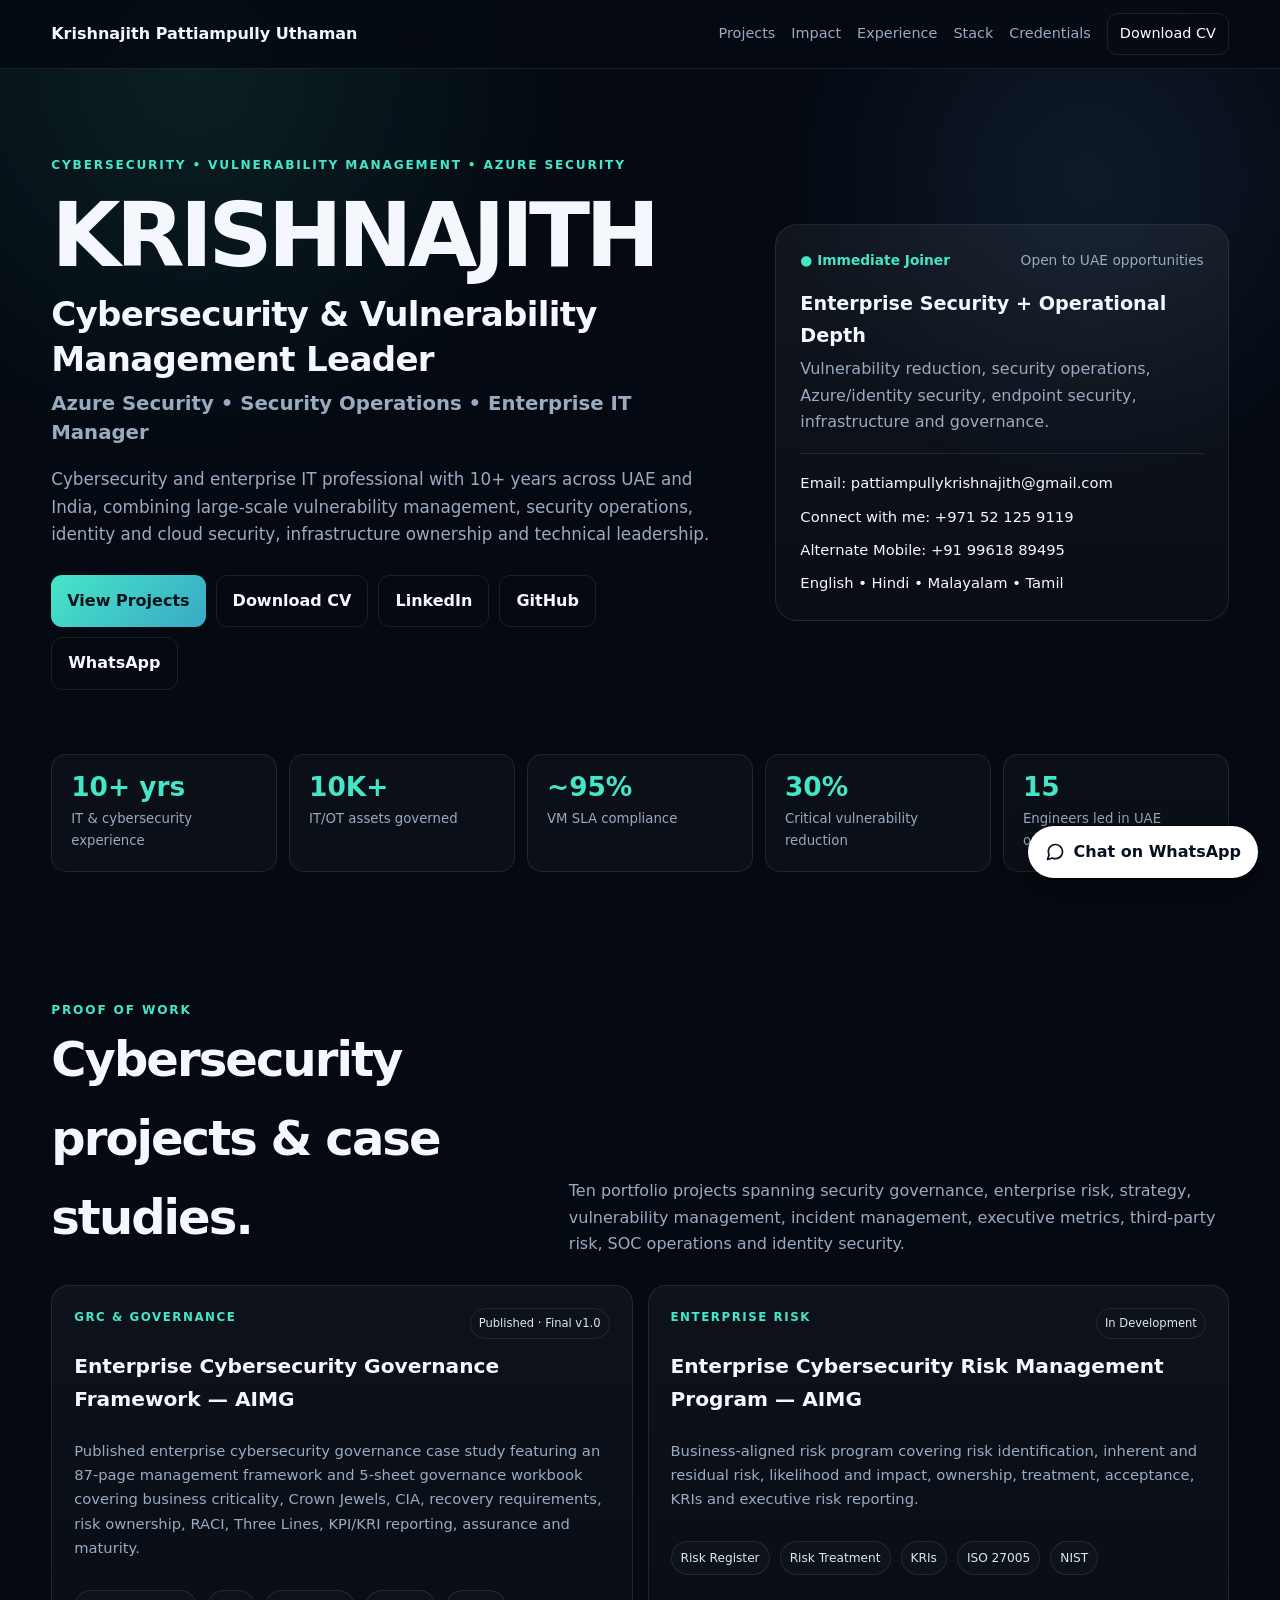
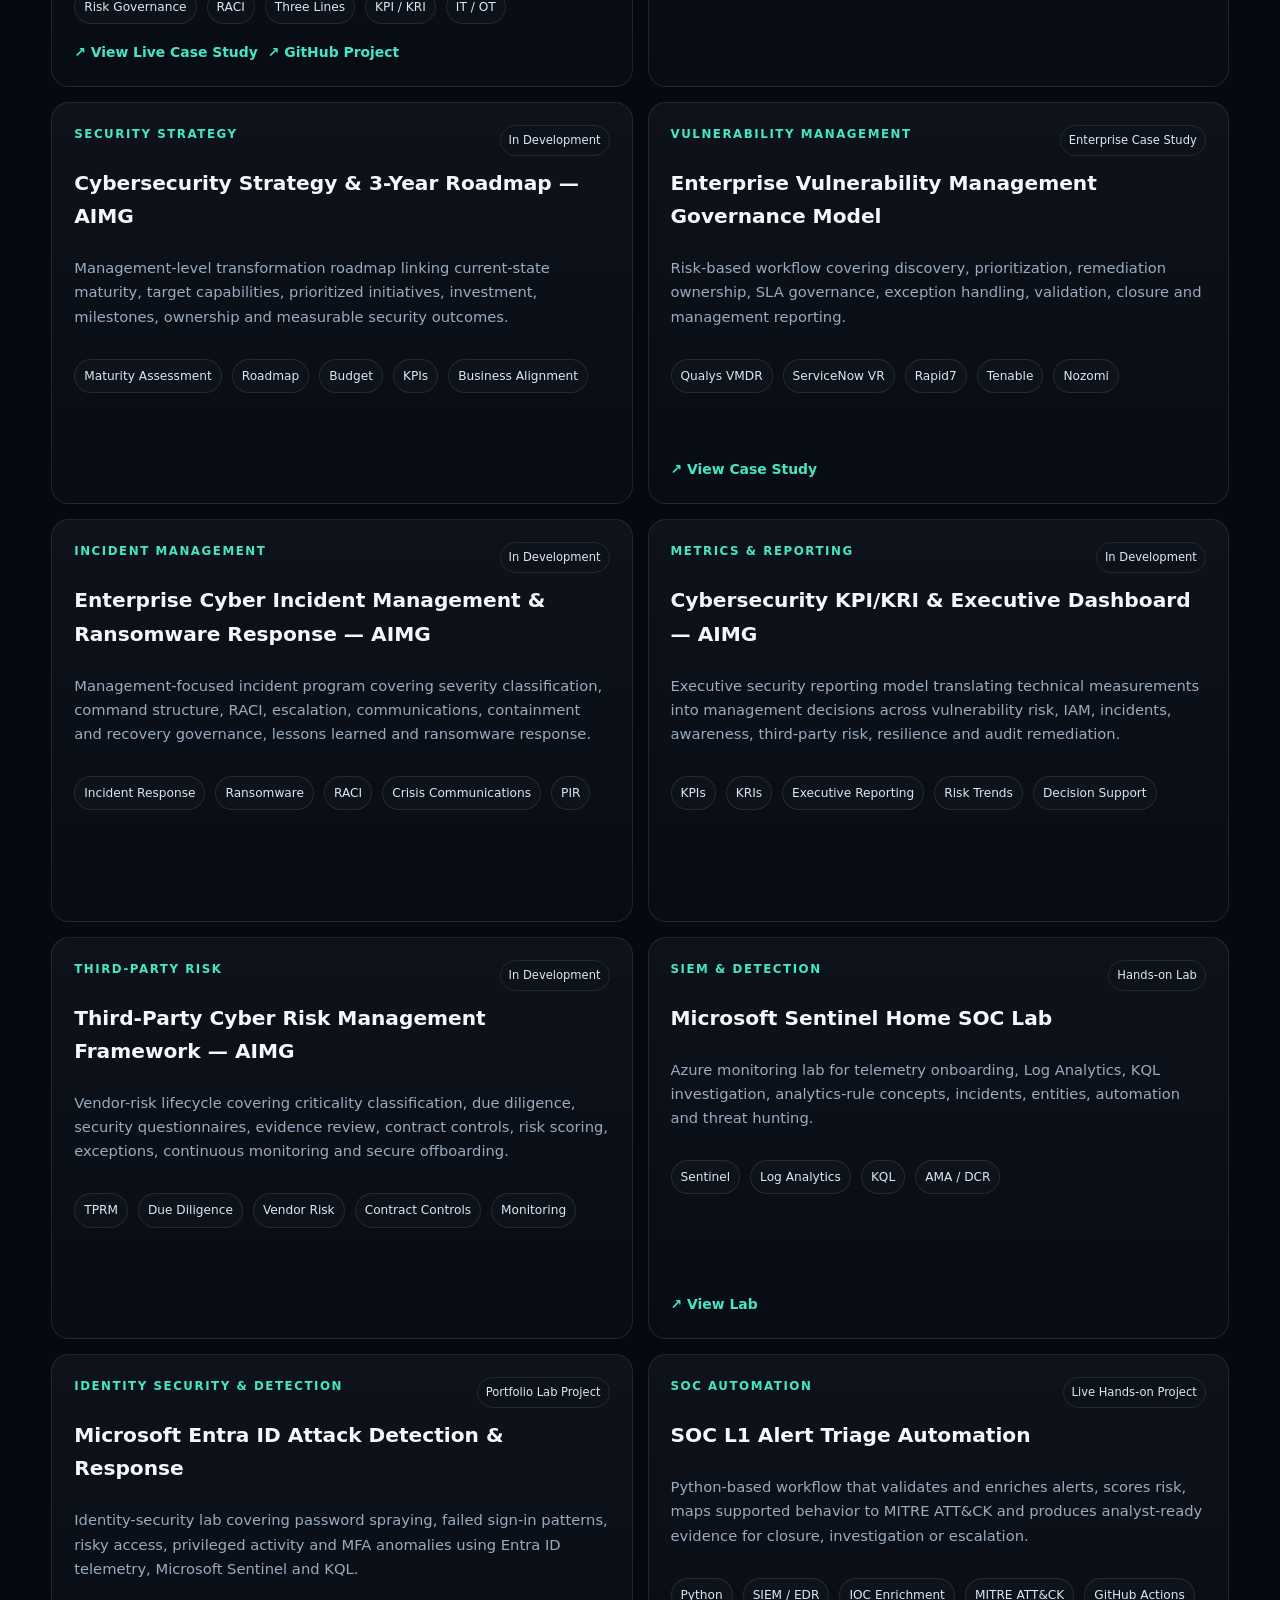
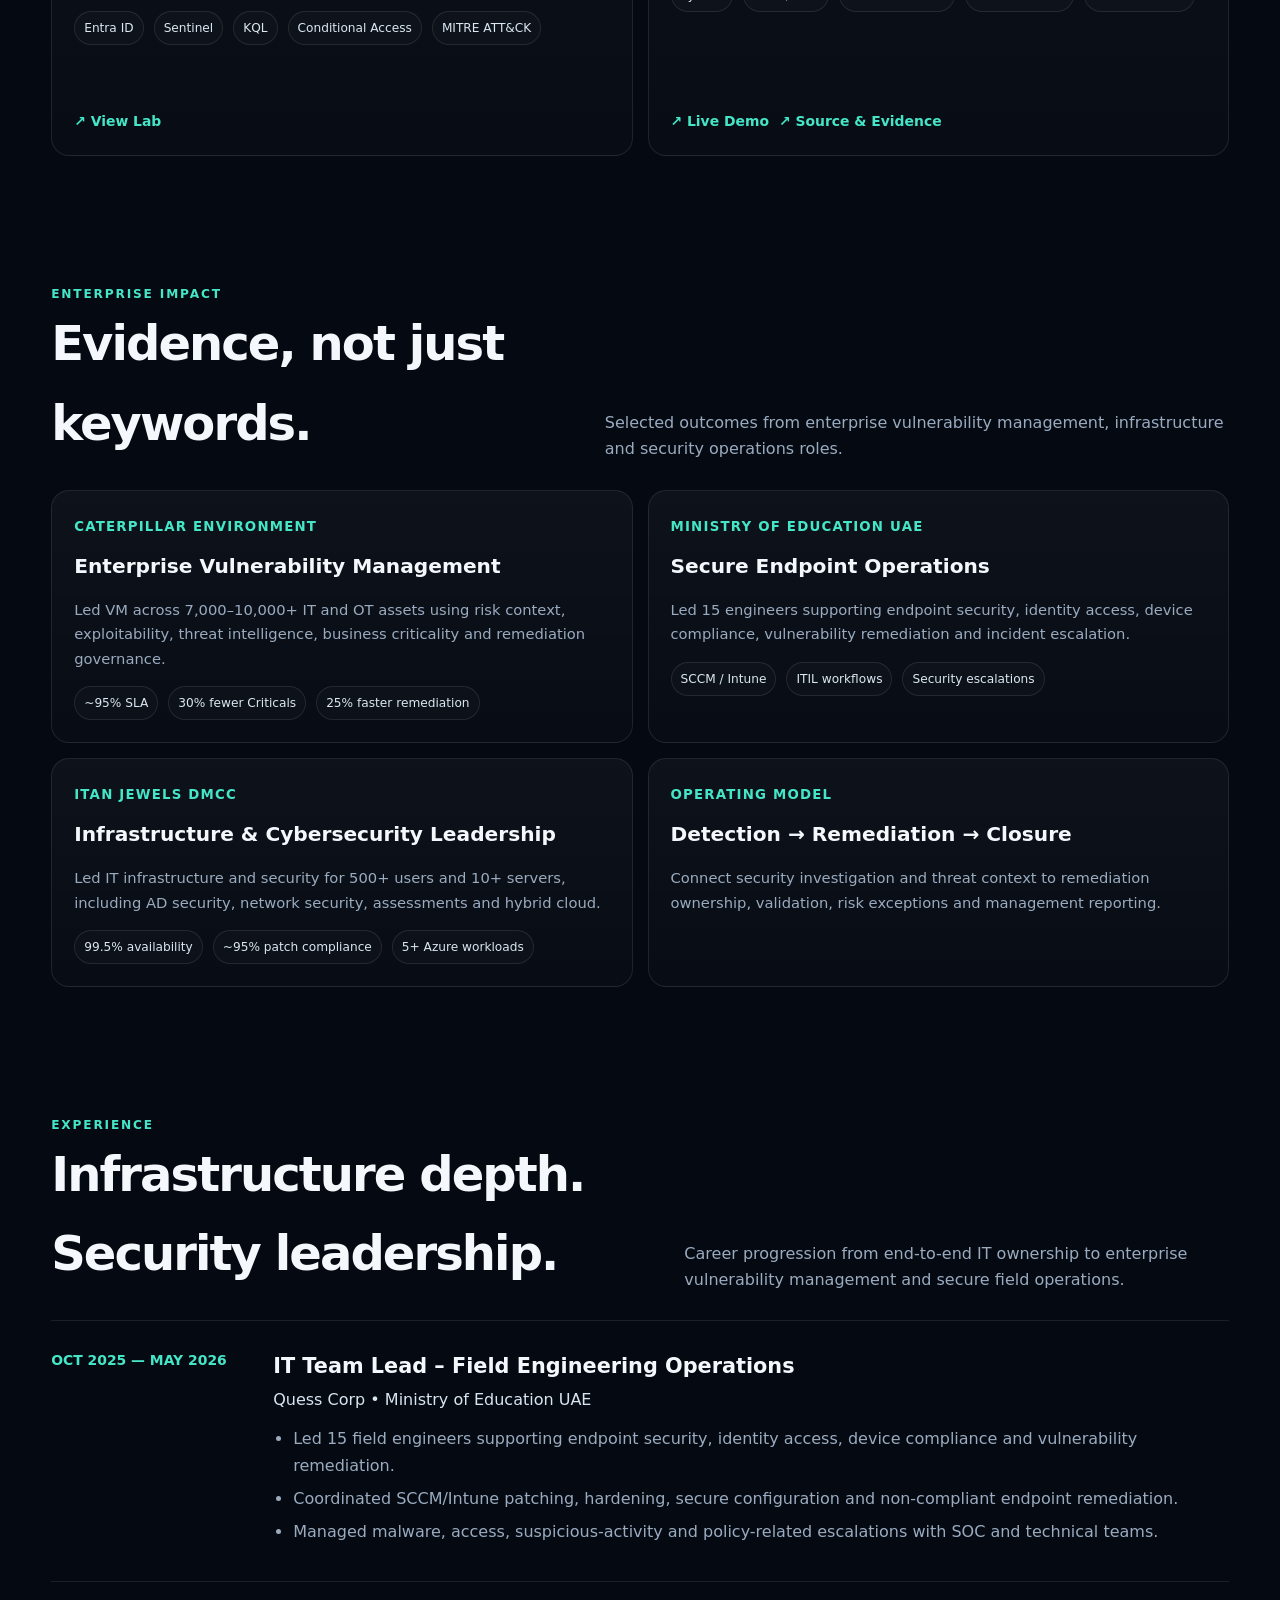
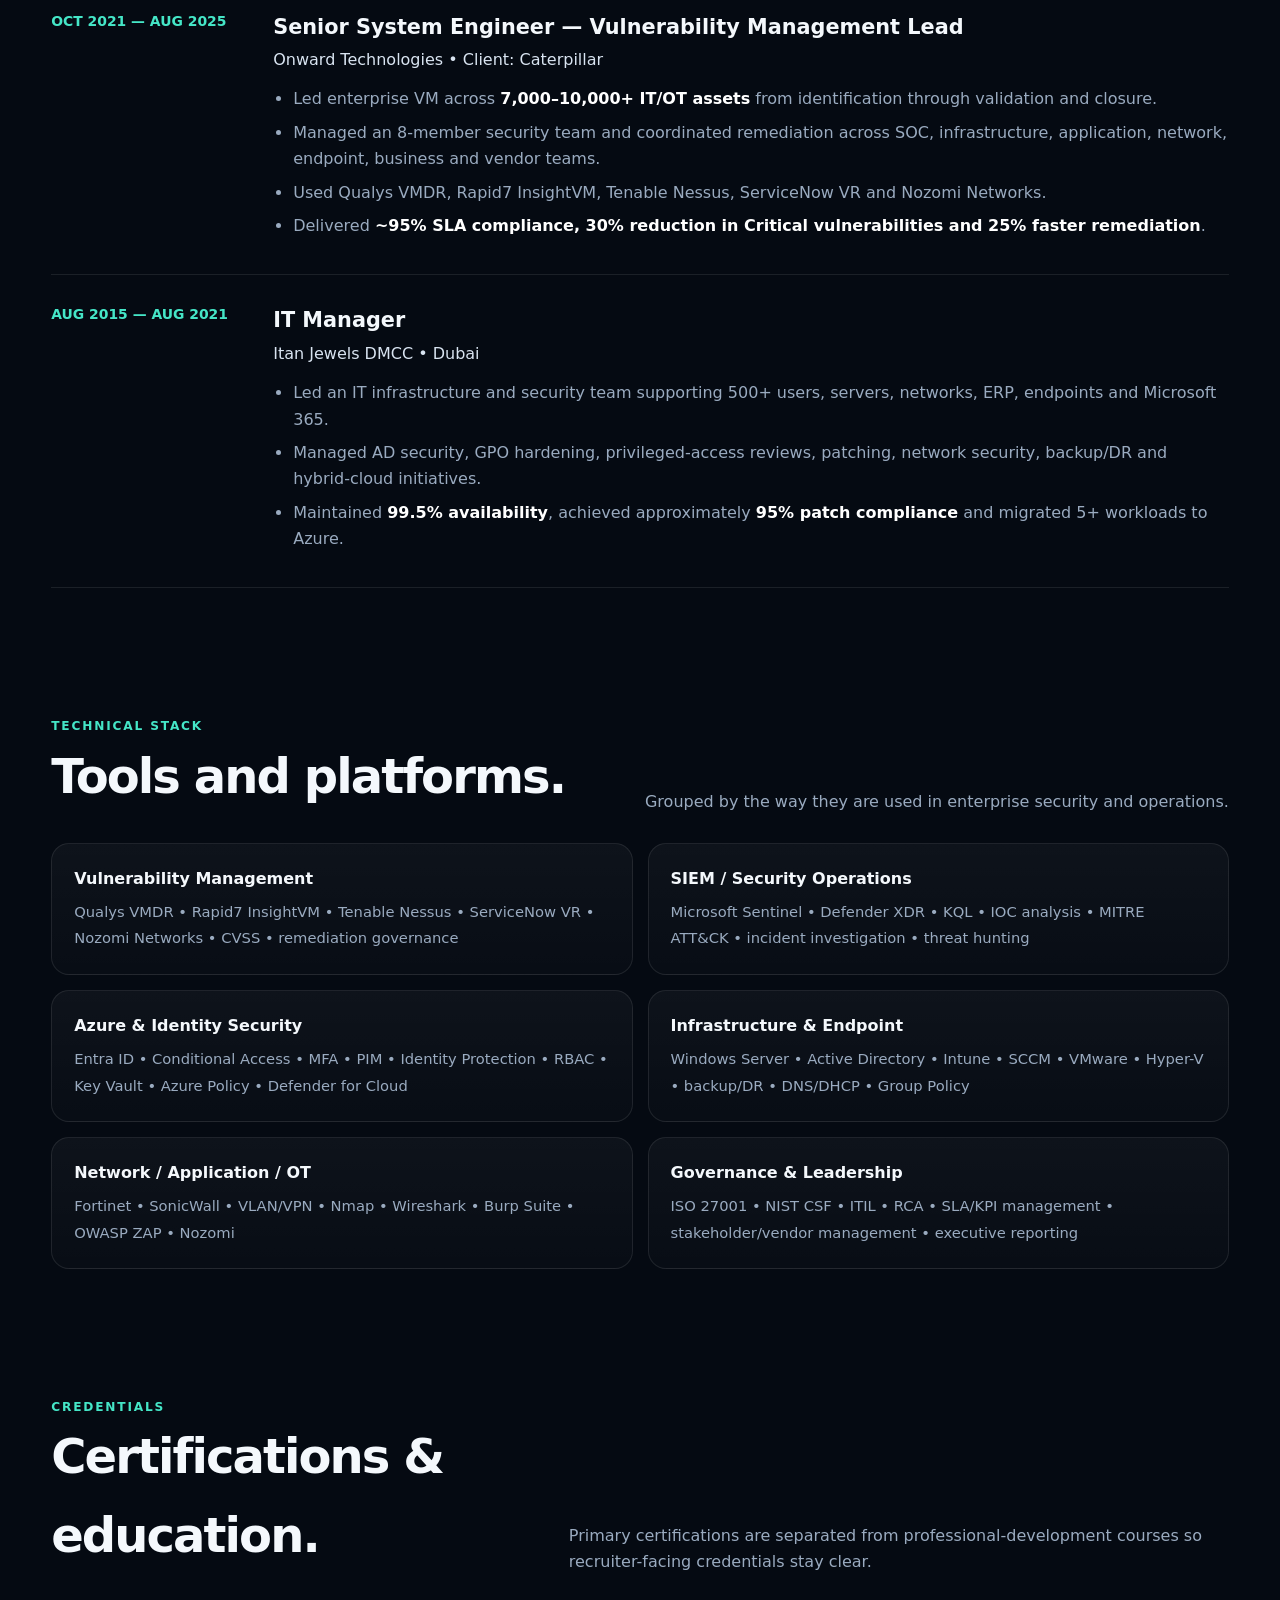
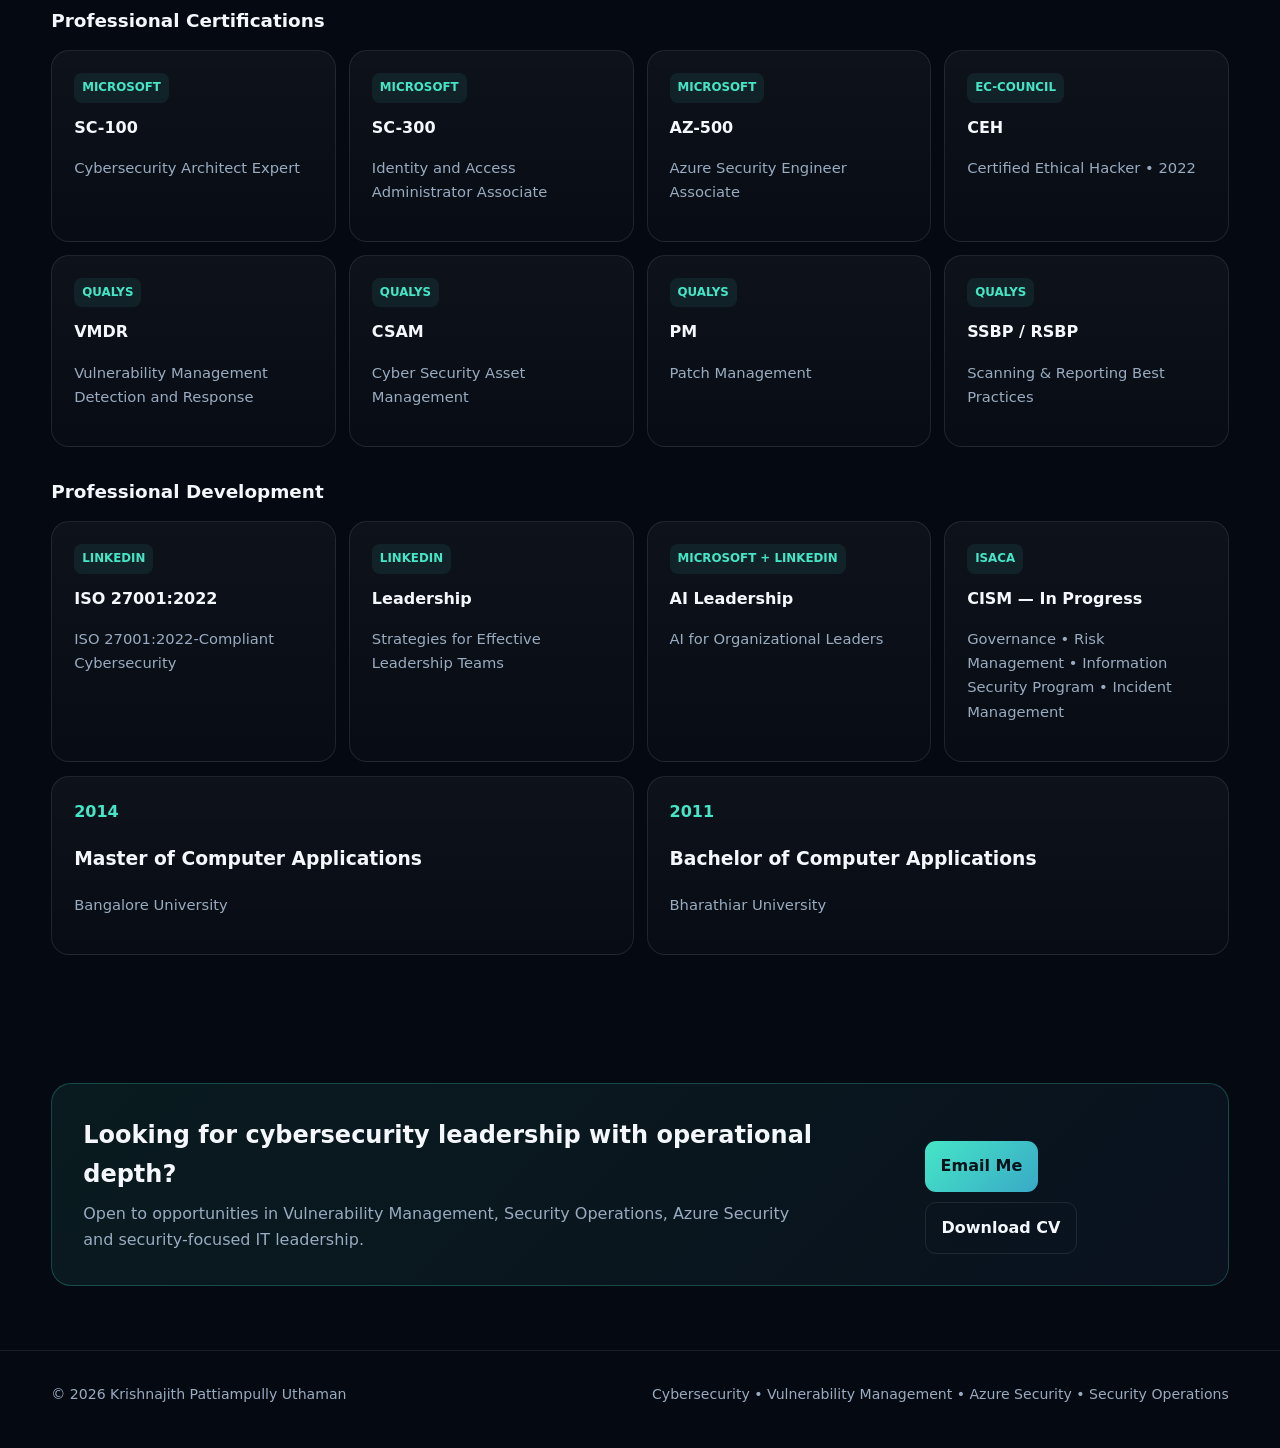
<file: index.html>
<!doctype html>
<html lang="en">
<head>
<meta charset="utf-8">
<meta name="viewport" content="width=device-width,initial-scale=1">
<meta name="description" content="Krishnajith Pattiampully Uthaman — cybersecurity and vulnerability management leader with 10+ years across enterprise security operations, Azure security, IAM and IT infrastructure.">
<meta name="theme-color" content="#07111f">
<meta property="og:title" content="Krishnajith | Cybersecurity & Vulnerability Management">
<meta property="og:description" content="Enterprise cybersecurity, vulnerability management, Azure security, security operations and IT leadership portfolio.">
<meta property="og:type" content="website">
<meta property="og:url" content="https://krishnajith-stack.github.io/krishnajith-cybersecurity-portfolio/">
<link rel="canonical" href="https://krishnajith-stack.github.io/krishnajith-cybersecurity-portfolio/">
<title>Krishnajith | Cybersecurity & Vulnerability Management</title>
<style>
:root{--bg:#050a12;--panel:#0b1320;--text:#f4f8fc;--muted:#9aabc0;--line:#ffffff17;--cyan:#45e6c7;--blue:#67a6ff;--max:1180px}*{box-sizing:border-box}html{scroll-behavior:smooth}body{margin:0;background:var(--bg);color:var(--text);font-family:Inter,system-ui,-apple-system,"Segoe UI",sans-serif;line-height:1.65}body:before{content:"";position:fixed;inset:0;z-index:-1;background:radial-gradient(circle at 15% 8%,#45e6c719,transparent 28%),radial-gradient(circle at 85% 20%,#67a6ff1a,transparent 24%)}a{color:inherit;text-decoration:none}.wrap{width:min(var(--max),92%);margin:auto}nav{position:sticky;top:0;z-index:20;background:#050a12d9;backdrop-filter:blur(16px);border-bottom:1px solid var(--line)}.nav{min-height:68px;display:flex;align-items:center;justify-content:space-between;gap:20px}.logo{font-weight:900}.links{display:flex;gap:16px;align-items:center;color:var(--muted);font-size:.9rem}.links a:hover{color:white}.mini{padding:8px 12px;border:1px solid var(--line);border-radius:10px;color:white}.hero{padding:86px 0 52px}.hero-grid{display:grid;grid-template-columns:1.2fr .8fr;gap:44px;align-items:center}.kicker{color:var(--cyan);font-size:.76rem;font-weight:900;letter-spacing:.15em;text-transform:uppercase}h1{font-size:clamp(3rem,7vw,6rem);line-height:.94;letter-spacing:-.055em;margin:18px 0}h1 span{display:block;font-size:.38em;letter-spacing:-.02em;line-height:1.3;margin-top:15px}h1 small{display:block;color:var(--muted);font-size:.22em;letter-spacing:0;line-height:1.5;margin-top:8px}.lead{color:var(--muted);font-size:1.05rem;max-width:800px}.actions,.pills,.project-actions{display:flex;gap:10px;flex-wrap:wrap}.actions{margin-top:26px}.btn{display:inline-flex;align-items:center;padding:12px 16px;border:1px solid var(--line);border-radius:11px;font-weight:800}.btn:hover{transform:translateY(-1px)}.primary{background:linear-gradient(135deg,var(--cyan),#39a9c6);color:#041319;border:0}.status{border:1px solid var(--line);border-radius:22px;padding:24px;background:linear-gradient(180deg,#ffffff0d,#ffffff05)}.status-top{display:flex;justify-content:space-between;gap:12px;font-size:.86rem;color:var(--muted)}.available{color:var(--cyan);font-weight:850}.role{font-size:1.2rem;font-weight:800;margin:16px 0 5px}.muted{color:var(--muted)}.contacts{display:grid;gap:9px;margin-top:18px;padding-top:17px;border-top:1px solid var(--line);font-size:.92rem}.contacts a:hover{color:var(--cyan)}.metrics{padding:12px 0 64px}.metric-grid{display:grid;grid-template-columns:repeat(5,1fr);gap:12px}.metric{padding:19px;border:1px solid var(--line);border-radius:15px;background:#ffffff07}.metric strong{display:block;color:var(--cyan);font-size:1.65rem;line-height:1}.metric span{display:block;color:var(--muted);font-size:.83rem;margin-top:8px}section{padding:64px 0}.section-head{display:flex;justify-content:space-between;gap:28px;align-items:end;margin-bottom:27px}.section-head h2{font-size:clamp(2rem,4vw,3rem);letter-spacing:-.04em;margin:0}.section-head p{color:var(--muted);max-width:660px;margin:0}.project-grid,.impact,.matrix{display:grid;grid-template-columns:1fr 1fr;gap:15px}.project-grid{grid-auto-rows:1fr}.project{display:flex;flex-direction:column;height:100%}.project .project-actions{margin-top:auto;padding-top:17px}.project,.impact-card,.matrix-row,.cert,.edu-card{border:1px solid var(--line);border-radius:18px;padding:22px;background:linear-gradient(180deg,#ffffff0a,#ffffff04)}.project-top{display:flex;justify-content:space-between;gap:12px}.type{color:var(--cyan);font-size:.74rem;font-weight:900;letter-spacing:.13em;text-transform:uppercase}.project-status{font-size:.72rem;border:1px solid var(--line);border-radius:999px;padding:5px 8px;color:#dce7f4;white-space:nowrap}.project h3,.impact-card h3{font-size:1.26rem;margin:11px 0 8px}.project p,.project li,.impact-card p,.matrix-row span,.cert p,.edu-card p{color:var(--muted);font-size:.92rem}.project ul{padding-left:18px}.pills{margin-top:15px}.pill{padding:6px 9px;border:1px solid var(--line);border-radius:999px;color:#dbe7f2;background:#ffffff05;font-size:.76rem}.project-actions{margin-top:17px}.project-actions a{color:var(--cyan);font-weight:800;font-size:.87rem}.project-actions a:hover{text-decoration:underline}.impact-card small{color:var(--cyan);font-weight:850;text-transform:uppercase;letter-spacing:.09em}.timeline{border-top:1px solid var(--line)}.job{display:grid;grid-template-columns:190px 1fr;gap:32px;padding:28px 0;border-bottom:1px solid var(--line)}.job-date{color:var(--cyan);font-weight:800;font-size:.87rem}.job h3{margin:0;font-size:1.3rem}.company{color:#d9e4f1;margin:3px 0 13px}.job ul{padding-left:20px;margin:0}.job li{color:var(--muted);margin:7px 0}.result{color:white;font-weight:750}.matrix-row strong{display:block;margin-bottom:7px}.subhead{margin:30px 0 14px;font-size:1.15rem}.cert-grid{display:grid;grid-template-columns:repeat(4,1fr);gap:13px}.cert .badge{display:inline-flex;padding:5px 8px;border-radius:8px;background:#45e6c714;color:var(--cyan);font-size:.74rem;font-weight:900}.cert h3{margin:12px 0 4px;font-size:1rem}.edu{display:grid;grid-template-columns:1fr 1fr;gap:13px;margin-top:14px}.edu-card strong{color:var(--cyan)}.cta{border:1px solid #45e6c73d;border-radius:20px;padding:31px;background:linear-gradient(135deg,#45e6c714,#67a6ff0d);display:flex;justify-content:space-between;gap:24px;align-items:center}.cta h2{margin:0 0 6px}.cta p{margin:0;color:var(--muted);max-width:720px}footer{border-top:1px solid var(--line);padding:32px 0 42px;color:var(--muted);font-size:.88rem}.footer{display:flex;justify-content:space-between;gap:18px;flex-wrap:wrap}.whatsapp-float{position:fixed;right:22px;bottom:22px;z-index:50;display:inline-flex;align-items:center;gap:9px;padding:12px 16px;border-radius:999px;background:#fff;color:#07111f;font-weight:850;box-shadow:0 12px 32px #0008;border:1px solid #ffffff33;transition:transform .18s ease,box-shadow .18s ease}.whatsapp-float:hover{transform:translateY(-2px);box-shadow:0 16px 36px #0009}.whatsapp-float svg{width:20px;height:20px;flex:0 0 auto}@media(max-width:980px){.links{display:none}.hero-grid,.impact,.project-grid{grid-template-columns:1fr}.metric-grid{grid-template-columns:repeat(2,1fr)}.cert-grid{grid-template-columns:1fr 1fr}.section-head{align-items:flex-start;flex-direction:column;gap:10px}}@media(max-width:650px){.hero{padding:58px 0 40px}h1{font-size:clamp(2.5rem,14vw,4rem)}.metric-grid,.matrix,.cert-grid,.edu{grid-template-columns:1fr}.job{grid-template-columns:1fr;gap:7px}.actions .btn{width:100%;justify-content:center}.cta{flex-direction:column;align-items:flex-start}.status-top{flex-direction:column}.whatsapp-float{right:14px;bottom:14px;padding:11px 13px}.whatsapp-float .wa-label{display:none}.whatsapp-float svg{width:22px;height:22px}}
</style>
</head>
<body id="top">
<nav><div class="wrap nav"><a class="logo" href="#top">Krishnajith Pattiampully Uthaman</a><div class="links"><a href="#projects">Projects</a><a href="#impact">Impact</a><a href="#experience">Experience</a><a href="#stack">Stack</a><a href="#credentials">Credentials</a><a class="mini" href="Krishnajith_Cybersecurity_CV.pdf" download>Download CV</a></div></div></nav>
<header class="hero"><div class="wrap hero-grid"><div><div class="kicker">Cybersecurity • Vulnerability Management • Azure Security</div><h1>KRISHNAJITH<span>Cybersecurity &amp; Vulnerability Management Leader</span><small>Azure Security • Security Operations • Enterprise IT Manager</small></h1><p class="lead">Cybersecurity and enterprise IT professional with 10+ years across UAE and India, combining large-scale vulnerability management, security operations, identity and cloud security, infrastructure ownership and technical leadership.</p><div class="actions"><a class="btn primary" href="#projects">View Projects</a><a class="btn" href="Krishnajith_Cybersecurity_CV.pdf" download>Download CV</a><a class="btn" href="https://www.linkedin.com/in/krishnajith" target="_blank" rel="noopener">LinkedIn</a><a class="btn" href="https://github.com/krishnajith-stack" target="_blank" rel="noopener">GitHub</a><a class="btn" href="https://wa.me/971521259119?text=Hi%20Krishnajith%2C%20I%20came%20across%20your%20cybersecurity%20portfolio%20and%20would%20like%20to%20connect%20regarding%20an%20opportunity." target="_blank" rel="noopener">WhatsApp</a></div></div><aside class="status"><div class="status-top"><span class="available">● Immediate Joiner</span><span>Open to UAE opportunities</span></div><div class="role">Enterprise Security + Operational Depth</div><div class="muted">Vulnerability reduction, security operations, Azure/identity security, endpoint security, infrastructure and governance.</div><div class="contacts"><a href="mailto:pattiampullykrishnajith@gmail.com">Email: pattiampullykrishnajith@gmail.com</a><a href="tel:+971521259119">Connect with me: +971 52 125 9119</a><a href="tel:+919961889495">Alternate Mobile: +91 99618 89495</a><span>English • Hindi • Malayalam • Tamil</span></div></aside></div></header>
<section class="metrics"><div class="wrap metric-grid"><div class="metric"><strong>10+ yrs</strong><span>IT & cybersecurity experience</span></div><div class="metric"><strong>10K+</strong><span>IT/OT assets governed</span></div><div class="metric"><strong>~95%</strong><span>VM SLA compliance</span></div><div class="metric"><strong>30%</strong><span>Critical vulnerability reduction</span></div><div class="metric"><strong>15</strong><span>Engineers led in UAE operations</span></div></div></section>
<main>
<section id="projects"><div class="wrap"><div class="section-head"><div><div class="kicker">Proof of work</div><h2>Cybersecurity projects &amp; case studies.</h2></div><p>Ten portfolio projects spanning security governance, enterprise risk, strategy, vulnerability management, incident management, executive metrics, third-party risk, SOC operations and identity security.</p></div><div class="project-grid">
<article class="project"><div class="project-top"><div class="type">GRC &amp; Governance</div><div class="project-status">Published · Final v1.0</div></div><h3>Enterprise Cybersecurity Governance Framework — AIMG</h3><p>Published enterprise cybersecurity governance case study featuring an 87-page management framework and 5-sheet governance workbook covering business criticality, Crown Jewels, CIA, recovery requirements, risk ownership, RACI, Three Lines, KPI/KRI reporting, assurance and maturity.</p><div class="pills"><span class="pill">Risk Governance</span><span class="pill">RACI</span><span class="pill">Three Lines</span><span class="pill">KPI / KRI</span><span class="pill">IT / OT</span></div><div class="project-actions"><a href="enterprise-cybersecurity-governance-framework/" target="_blank" rel="noopener">↗ View Live Case Study</a><a href="https://github.com/krishnajith-stack/krishnajith-cybersecurity-portfolio/tree/main/enterprise-cybersecurity-governance-framework" target="_blank" rel="noopener">↗ GitHub Project</a></div></article>
<article class="project"><div class="project-top"><div class="type">Enterprise Risk</div><div class="project-status">In Development</div></div><h3>Enterprise Cybersecurity Risk Management Program — AIMG</h3><p>Business-aligned risk program covering risk identification, inherent and residual risk, likelihood and impact, ownership, treatment, acceptance, KRIs and executive risk reporting.</p><div class="pills"><span class="pill">Risk Register</span><span class="pill">Risk Treatment</span><span class="pill">KRIs</span><span class="pill">ISO 27005</span><span class="pill">NIST</span></div></article>
<article class="project"><div class="project-top"><div class="type">Security Strategy</div><div class="project-status">In Development</div></div><h3>Cybersecurity Strategy &amp; 3-Year Roadmap — AIMG</h3><p>Management-level transformation roadmap linking current-state maturity, target capabilities, prioritized initiatives, investment, milestones, ownership and measurable security outcomes.</p><div class="pills"><span class="pill">Maturity Assessment</span><span class="pill">Roadmap</span><span class="pill">Budget</span><span class="pill">KPIs</span><span class="pill">Business Alignment</span></div></article>
<article class="project"><div class="project-top"><div class="type">Vulnerability Management</div><div class="project-status">Enterprise Case Study</div></div><h3>Enterprise Vulnerability Management Governance Model</h3><p>Risk-based workflow covering discovery, prioritization, remediation ownership, SLA governance, exception handling, validation, closure and management reporting.</p><div class="pills"><span class="pill">Qualys VMDR</span><span class="pill">ServiceNow VR</span><span class="pill">Rapid7</span><span class="pill">Tenable</span><span class="pill">Nozomi</span></div><div class="project-actions"><a href="projects/vm-governance.html">↗ View Case Study</a></div></article>
<article class="project"><div class="project-top"><div class="type">Incident Management</div><div class="project-status">In Development</div></div><h3>Enterprise Cyber Incident Management &amp; Ransomware Response — AIMG</h3><p>Management-focused incident program covering severity classification, command structure, RACI, escalation, communications, containment and recovery governance, lessons learned and ransomware response.</p><div class="pills"><span class="pill">Incident Response</span><span class="pill">Ransomware</span><span class="pill">RACI</span><span class="pill">Crisis Communications</span><span class="pill">PIR</span></div></article>
<article class="project"><div class="project-top"><div class="type">Metrics &amp; Reporting</div><div class="project-status">In Development</div></div><h3>Cybersecurity KPI/KRI &amp; Executive Dashboard — AIMG</h3><p>Executive security reporting model translating technical measurements into management decisions across vulnerability risk, IAM, incidents, awareness, third-party risk, resilience and audit remediation.</p><div class="pills"><span class="pill">KPIs</span><span class="pill">KRIs</span><span class="pill">Executive Reporting</span><span class="pill">Risk Trends</span><span class="pill">Decision Support</span></div></article>
<article class="project"><div class="project-top"><div class="type">Third-Party Risk</div><div class="project-status">In Development</div></div><h3>Third-Party Cyber Risk Management Framework — AIMG</h3><p>Vendor-risk lifecycle covering criticality classification, due diligence, security questionnaires, evidence review, contract controls, risk scoring, exceptions, continuous monitoring and secure offboarding.</p><div class="pills"><span class="pill">TPRM</span><span class="pill">Due Diligence</span><span class="pill">Vendor Risk</span><span class="pill">Contract Controls</span><span class="pill">Monitoring</span></div></article>
<article class="project"><div class="project-top"><div class="type">SIEM &amp; Detection</div><div class="project-status">Hands-on Lab</div></div><h3>Microsoft Sentinel Home SOC Lab</h3><p>Azure monitoring lab for telemetry onboarding, Log Analytics, KQL investigation, analytics-rule concepts, incidents, entities, automation and threat hunting.</p><div class="pills"><span class="pill">Sentinel</span><span class="pill">Log Analytics</span><span class="pill">KQL</span><span class="pill">AMA / DCR</span></div><div class="project-actions"><a href="projects/sentinel-soc-lab.html">↗ View Lab</a></div></article>
<article class="project"><div class="project-top"><div class="type">Identity Security &amp; Detection</div><div class="project-status">Portfolio Lab Project</div></div><h3>Microsoft Entra ID Attack Detection &amp; Response</h3><p>Identity-security lab covering password spraying, failed sign-in patterns, risky access, privileged activity and MFA anomalies using Entra ID telemetry, Microsoft Sentinel and KQL.</p><div class="pills"><span class="pill">Entra ID</span><span class="pill">Sentinel</span><span class="pill">KQL</span><span class="pill">Conditional Access</span><span class="pill">MITRE ATT&amp;CK</span></div><div class="project-actions"><a href="projects/entra-identity-detection-response.html">↗ View Lab</a></div></article>
<article class="project"><div class="project-top"><div class="type">SOC Automation</div><div class="project-status">Live Hands-on Project</div></div><h3>SOC L1 Alert Triage Automation</h3><p>Python-based workflow that validates and enriches alerts, scores risk, maps supported behavior to MITRE ATT&amp;CK and produces analyst-ready evidence for closure, investigation or escalation.</p><div class="pills"><span class="pill">Python</span><span class="pill">SIEM / EDR</span><span class="pill">IOC Enrichment</span><span class="pill">MITRE ATT&amp;CK</span><span class="pill">GitHub Actions</span></div><div class="project-actions"><a href="soc-l1-alert-triage-automation/" target="_blank">↗ Live Demo</a><a href="https://github.com/krishnajith-stack/krishnajith-cybersecurity-portfolio/tree/main/soc-l1-alert-triage-automation" target="_blank">↗ Source &amp; Evidence</a></div></article>
</div></div></section>
<section id="impact"><div class="wrap"><div class="section-head"><div><div class="kicker">Enterprise impact</div><h2>Evidence, not just keywords.</h2></div><p>Selected outcomes from enterprise vulnerability management, infrastructure and security operations roles.</p></div><div class="impact"><article class="impact-card"><small>Caterpillar environment</small><h3>Enterprise Vulnerability Management</h3><p>Led VM across 7,000–10,000+ IT and OT assets using risk context, exploitability, threat intelligence, business criticality and remediation governance.</p><div class="pills"><span class="pill">~95% SLA</span><span class="pill">30% fewer Criticals</span><span class="pill">25% faster remediation</span></div></article><article class="impact-card"><small>Ministry of Education UAE</small><h3>Secure Endpoint Operations</h3><p>Led 15 engineers supporting endpoint security, identity access, device compliance, vulnerability remediation and incident escalation.</p><div class="pills"><span class="pill">SCCM / Intune</span><span class="pill">ITIL workflows</span><span class="pill">Security escalations</span></div></article><article class="impact-card"><small>Itan Jewels DMCC</small><h3>Infrastructure &amp; Cybersecurity Leadership</h3><p>Led IT infrastructure and security for 500+ users and 10+ servers, including AD security, network security, assessments and hybrid cloud.</p><div class="pills"><span class="pill">99.5% availability</span><span class="pill">~95% patch compliance</span><span class="pill">5+ Azure workloads</span></div></article><article class="impact-card"><small>Operating model</small><h3>Detection → Remediation → Closure</h3><p>Connect security investigation and threat context to remediation ownership, validation, risk exceptions and management reporting.</p></article></div></div></section>
<section id="experience"><div class="wrap"><div class="section-head"><div><div class="kicker">Experience</div><h2>Infrastructure depth. Security leadership.</h2></div><p>Career progression from end-to-end IT ownership to enterprise vulnerability management and secure field operations.</p></div><div class="timeline"><div class="job"><div class="job-date">OCT 2025 — MAY 2026</div><div><h3>IT Team Lead – Field Engineering Operations</h3><div class="company">Quess Corp • Ministry of Education UAE</div><ul><li>Led 15 field engineers supporting endpoint security, identity access, device compliance and vulnerability remediation.</li><li>Coordinated SCCM/Intune patching, hardening, secure configuration and non-compliant endpoint remediation.</li><li>Managed malware, access, suspicious-activity and policy-related escalations with SOC and technical teams.</li></ul></div></div><div class="job"><div class="job-date">OCT 2021 — AUG 2025</div><div><h3>Senior System Engineer — Vulnerability Management Lead</h3><div class="company">Onward Technologies • Client: Caterpillar</div><ul><li>Led enterprise VM across <span class="result">7,000–10,000+ IT/OT assets</span> from identification through validation and closure.</li><li>Managed an 8-member security team and coordinated remediation across SOC, infrastructure, application, network, endpoint, business and vendor teams.</li><li>Used Qualys VMDR, Rapid7 InsightVM, Tenable Nessus, ServiceNow VR and Nozomi Networks.</li><li>Delivered <span class="result">~95% SLA compliance, 30% reduction in Critical vulnerabilities and 25% faster remediation</span>.</li></ul></div></div><div class="job"><div class="job-date">AUG 2015 — AUG 2021</div><div><h3>IT Manager</h3><div class="company">Itan Jewels DMCC • Dubai</div><ul><li>Led an IT infrastructure and security team supporting 500+ users, servers, networks, ERP, endpoints and Microsoft 365.</li><li>Managed AD security, GPO hardening, privileged-access reviews, patching, network security, backup/DR and hybrid-cloud initiatives.</li><li>Maintained <span class="result">99.5% availability</span>, achieved approximately <span class="result">95% patch compliance</span> and migrated 5+ workloads to Azure.</li></ul></div></div></div></div></section>
<section id="stack"><div class="wrap"><div class="section-head"><div><div class="kicker">Technical stack</div><h2>Tools and platforms.</h2></div><p>Grouped by the way they are used in enterprise security and operations.</p></div><div class="matrix"><div class="matrix-row"><strong>Vulnerability Management</strong><span>Qualys VMDR • Rapid7 InsightVM • Tenable Nessus • ServiceNow VR • Nozomi Networks • CVSS • remediation governance</span></div><div class="matrix-row"><strong>SIEM / Security Operations</strong><span>Microsoft Sentinel • Defender XDR • KQL • IOC analysis • MITRE ATT&amp;CK • incident investigation • threat hunting</span></div><div class="matrix-row"><strong>Azure &amp; Identity Security</strong><span>Entra ID • Conditional Access • MFA • PIM • Identity Protection • RBAC • Key Vault • Azure Policy • Defender for Cloud</span></div><div class="matrix-row"><strong>Infrastructure &amp; Endpoint</strong><span>Windows Server • Active Directory • Intune • SCCM • VMware • Hyper-V • backup/DR • DNS/DHCP • Group Policy</span></div><div class="matrix-row"><strong>Network / Application / OT</strong><span>Fortinet • SonicWall • VLAN/VPN • Nmap • Wireshark • Burp Suite • OWASP ZAP • Nozomi</span></div><div class="matrix-row"><strong>Governance &amp; Leadership</strong><span>ISO 27001 • NIST CSF • ITIL • RCA • SLA/KPI management • stakeholder/vendor management • executive reporting</span></div></div></div></section>
<section id="credentials"><div class="wrap"><div class="section-head"><div><div class="kicker">Credentials</div><h2>Certifications &amp; education.</h2></div><p>Primary certifications are separated from professional-development courses so recruiter-facing credentials stay clear.</p></div><h3 class="subhead">Professional Certifications</h3><div class="cert-grid"><div class="cert"><div class="badge">MICROSOFT</div><h3>SC-100</h3><p>Cybersecurity Architect Expert</p></div><div class="cert"><div class="badge">MICROSOFT</div><h3>SC-300</h3><p>Identity and Access Administrator Associate</p></div><div class="cert"><div class="badge">MICROSOFT</div><h3>AZ-500</h3><p>Azure Security Engineer Associate</p></div><div class="cert"><div class="badge">EC-COUNCIL</div><h3>CEH</h3><p>Certified Ethical Hacker • 2022</p></div><div class="cert"><div class="badge">QUALYS</div><h3>VMDR</h3><p>Vulnerability Management Detection and Response</p></div><div class="cert"><div class="badge">QUALYS</div><h3>CSAM</h3><p>Cyber Security Asset Management</p></div><div class="cert"><div class="badge">QUALYS</div><h3>PM</h3><p>Patch Management</p></div><div class="cert"><div class="badge">QUALYS</div><h3>SSBP / RSBP</h3><p>Scanning &amp; Reporting Best Practices</p></div></div><h3 class="subhead">Professional Development</h3><div class="cert-grid"><div class="cert"><div class="badge">LINKEDIN</div><h3>ISO 27001:2022</h3><p>ISO 27001:2022-Compliant Cybersecurity</p></div><div class="cert"><div class="badge">LINKEDIN</div><h3>Leadership</h3><p>Strategies for Effective Leadership Teams</p></div><div class="cert"><div class="badge">MICROSOFT + LINKEDIN</div><h3>AI Leadership</h3><p>AI for Organizational Leaders</p></div><div class="cert"><div class="badge">ISACA</div><h3>CISM — In Progress</h3><p>Governance • Risk Management • Information Security Program • Incident Management</p></div></div><div class="edu"><div class="edu-card"><strong>2014</strong><h3>Master of Computer Applications</h3><p>Bangalore University</p></div><div class="edu-card"><strong>2011</strong><h3>Bachelor of Computer Applications</h3><p>Bharathiar University</p></div></div></div></section>
<section><div class="wrap cta"><div><h2>Looking for cybersecurity leadership with operational depth?</h2><p>Open to opportunities in Vulnerability Management, Security Operations, Azure Security and security-focused IT leadership.</p></div><div class="actions"><a class="btn primary" href="mailto:pattiampullykrishnajith@gmail.com">Email Me</a><a class="btn" href="Krishnajith_Cybersecurity_CV.pdf" download>Download CV</a></div></div></section>
</main>
<footer><div class="wrap footer"><span>© 2026 Krishnajith Pattiampully Uthaman</span><span>Cybersecurity • Vulnerability Management • Azure Security • Security Operations</span></div></footer>
<a class="whatsapp-float" href="https://wa.me/971521259119?text=Hi%20Krishnajith%2C%20I%20came%20across%20your%20cybersecurity%20portfolio%20and%20would%20like%20to%20connect%20regarding%20an%20opportunity." target="_blank" rel="noopener" aria-label="Chat with Krishnajith on WhatsApp"><svg viewBox="0 0 24 24" aria-hidden="true" fill="none" stroke="currentColor" stroke-width="2" stroke-linecap="round" stroke-linejoin="round"><path d="M21 11.5a8.38 8.38 0 0 1-.9 3.8A8.5 8.5 0 0 1 12.5 20a8.38 8.38 0 0 1-3.8-.9L3 21l1.9-5.7a8.38 8.38 0 0 1-.9-3.8A8.5 8.5 0 0 1 8.7 3.9a8.38 8.38 0 0 1 3.8-.9h.5A8.48 8.48 0 0 1 21 11v.5z"/></svg><span class="wa-label">Chat on WhatsApp</span></a>
</body>
</html>
</file>
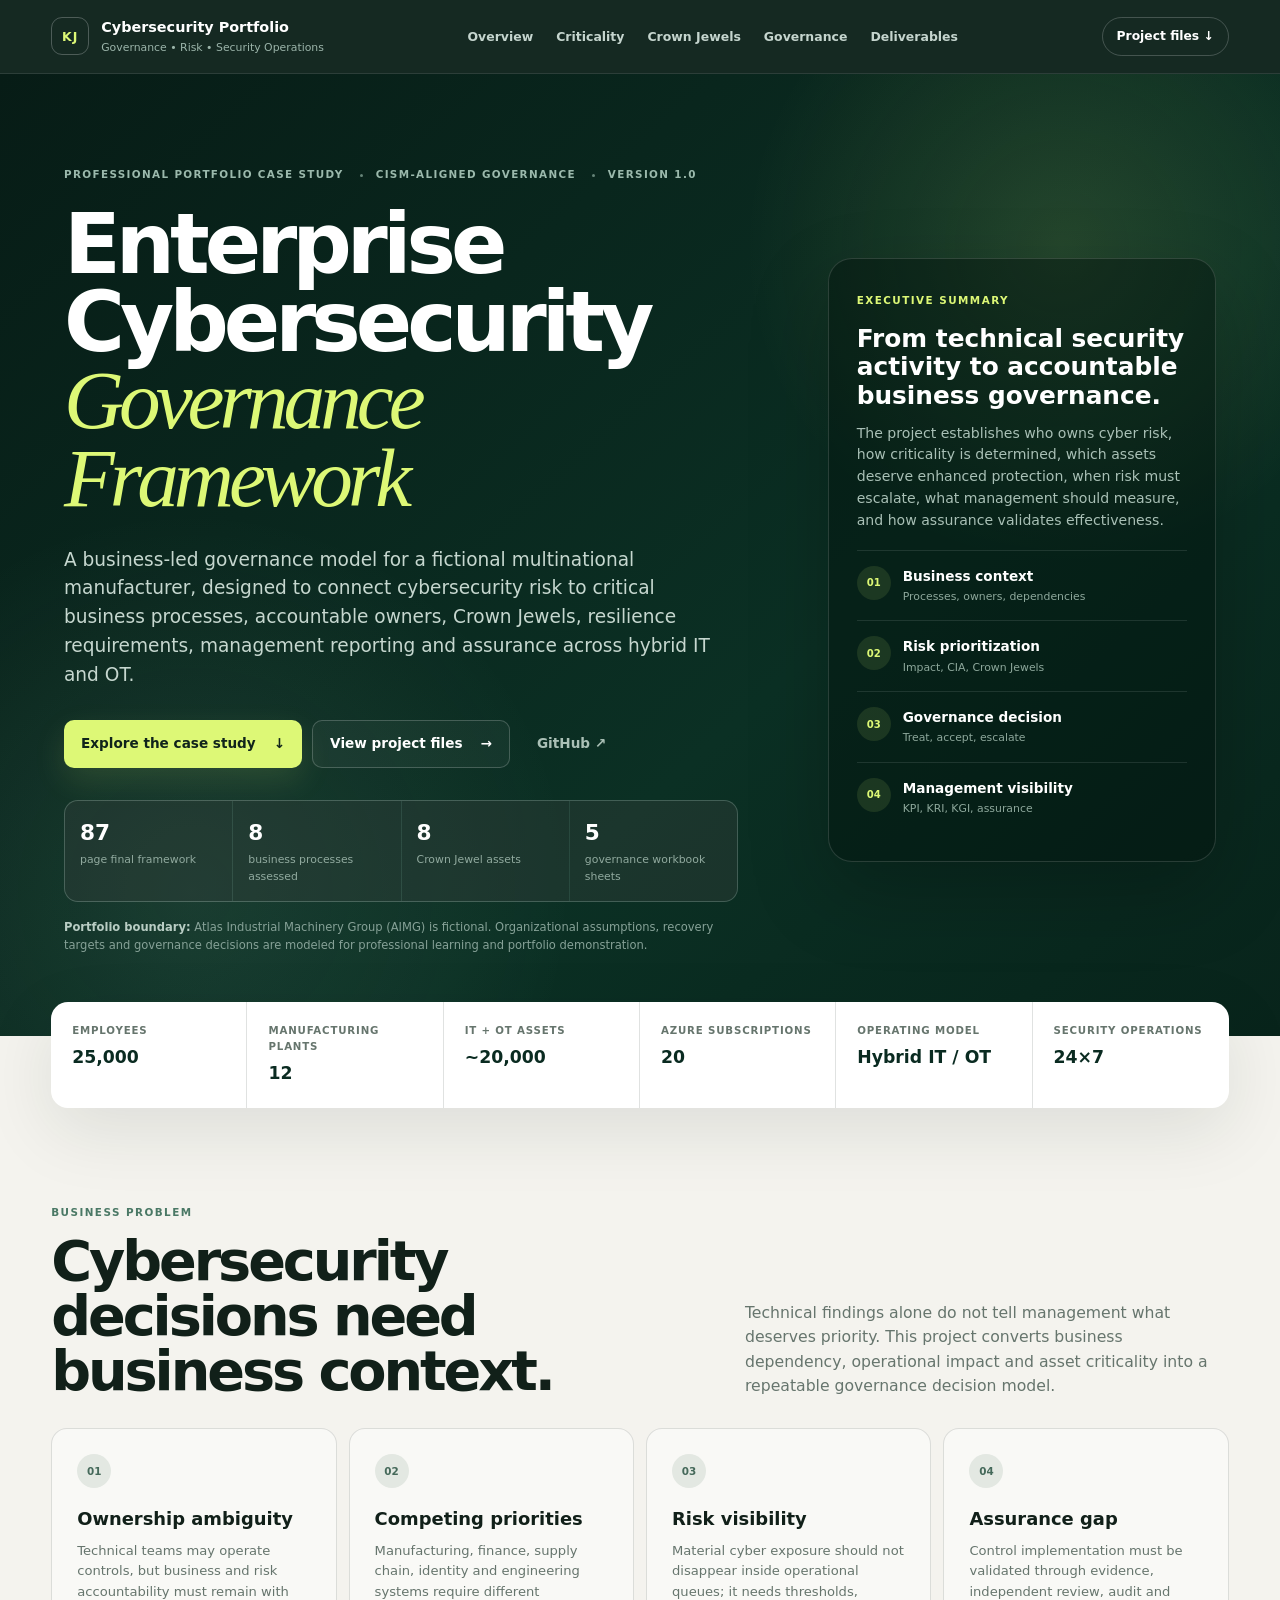
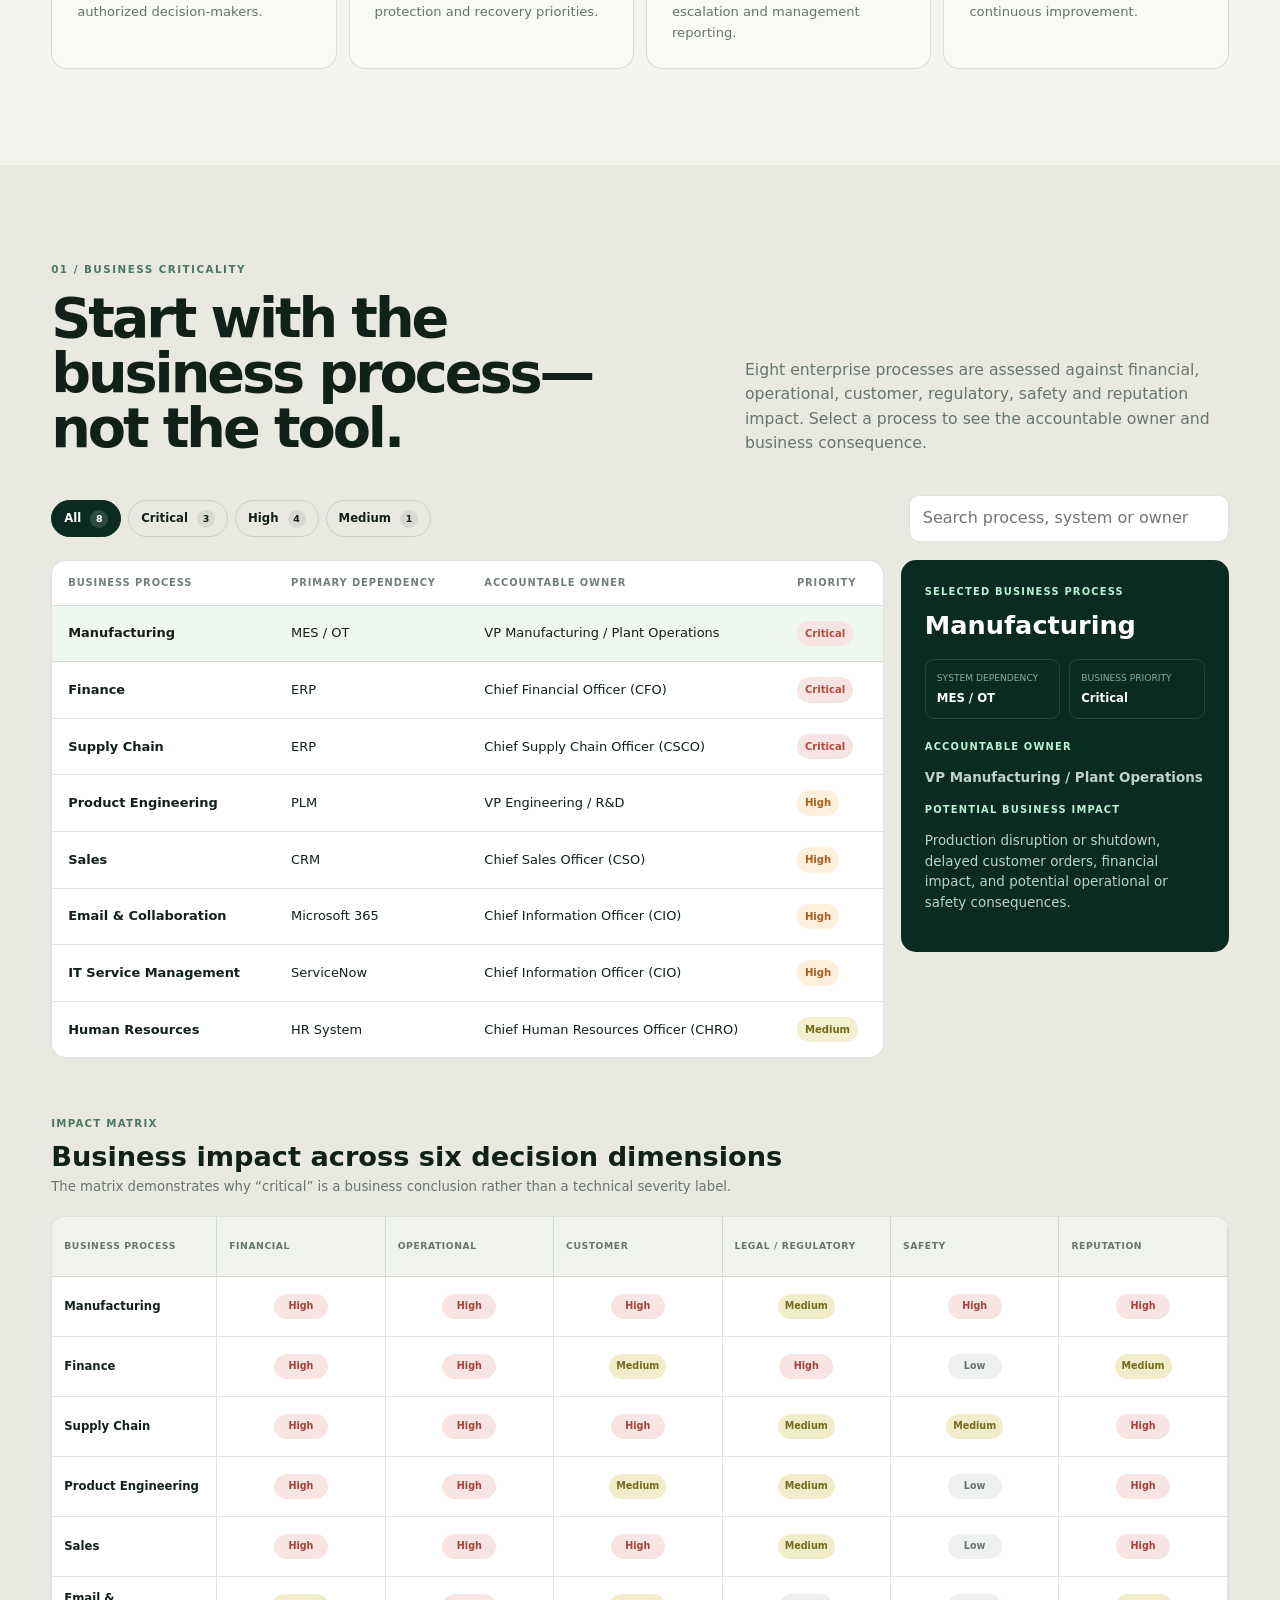
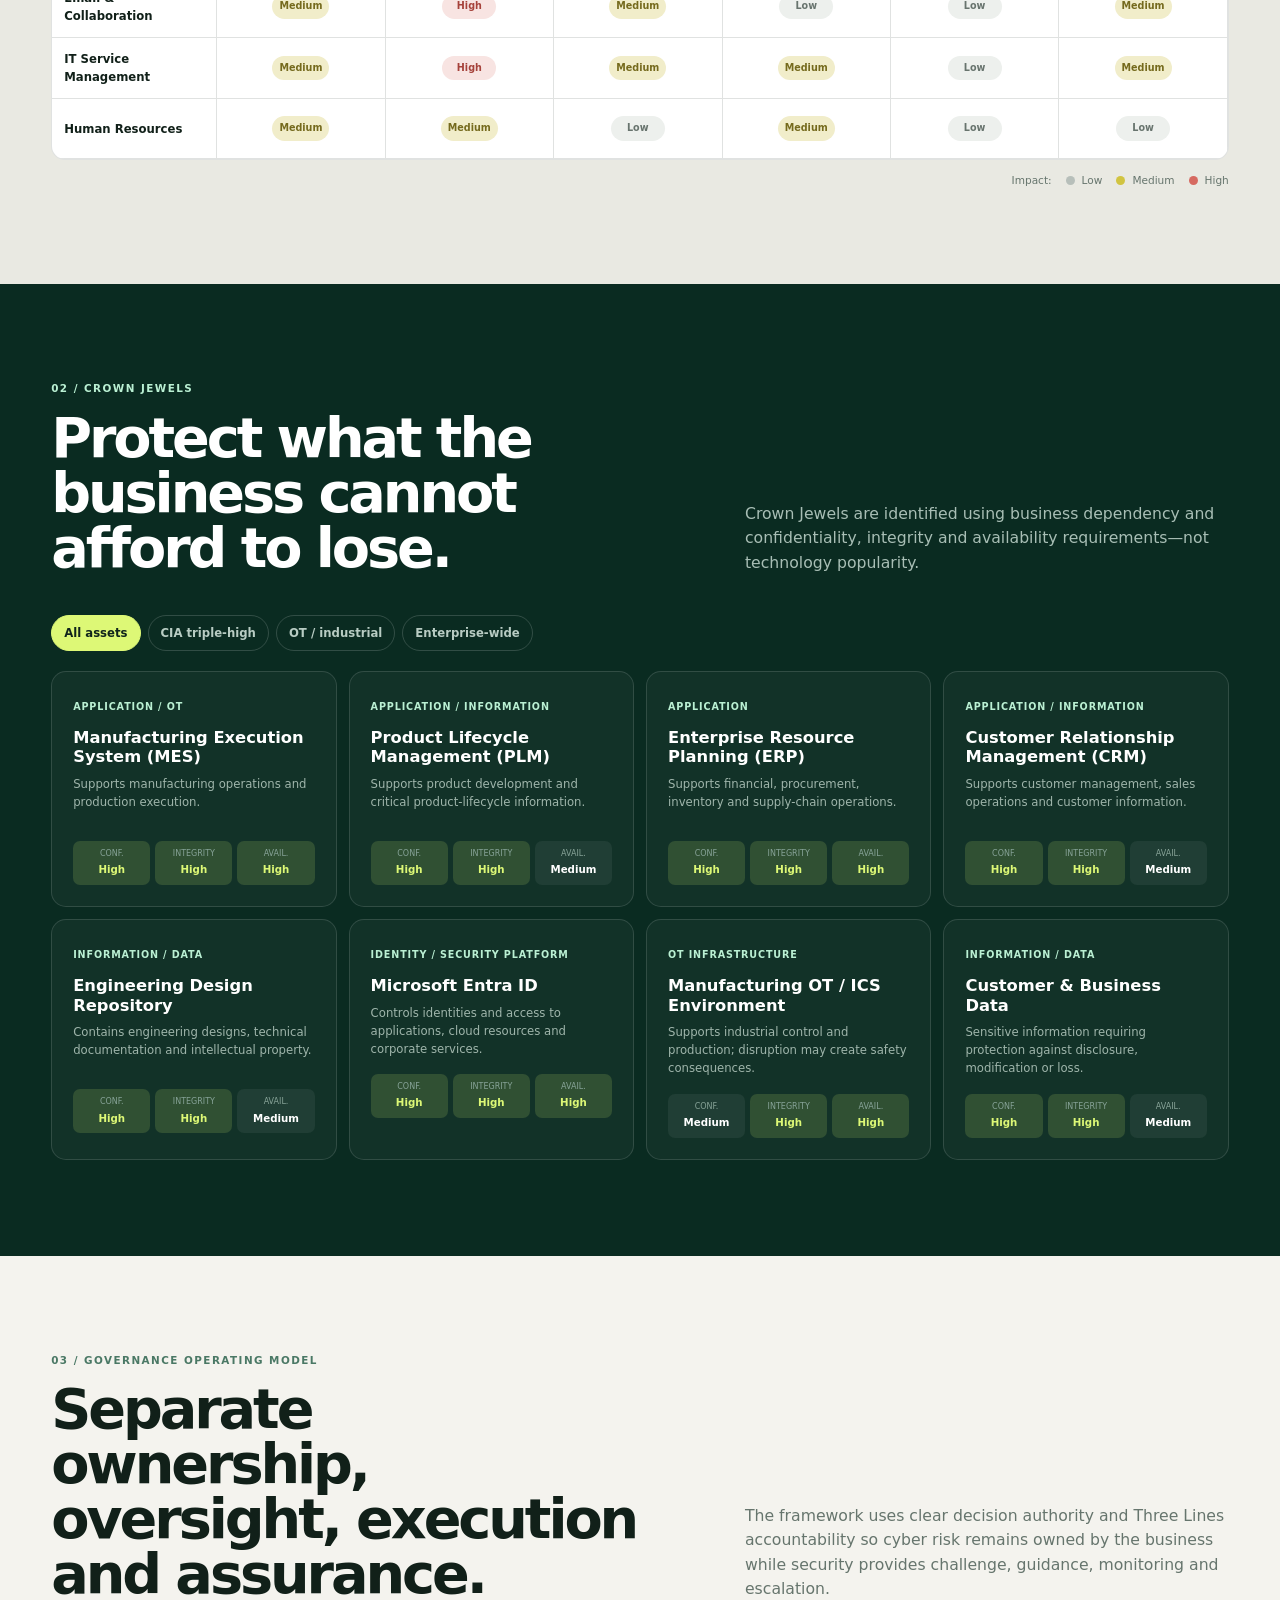
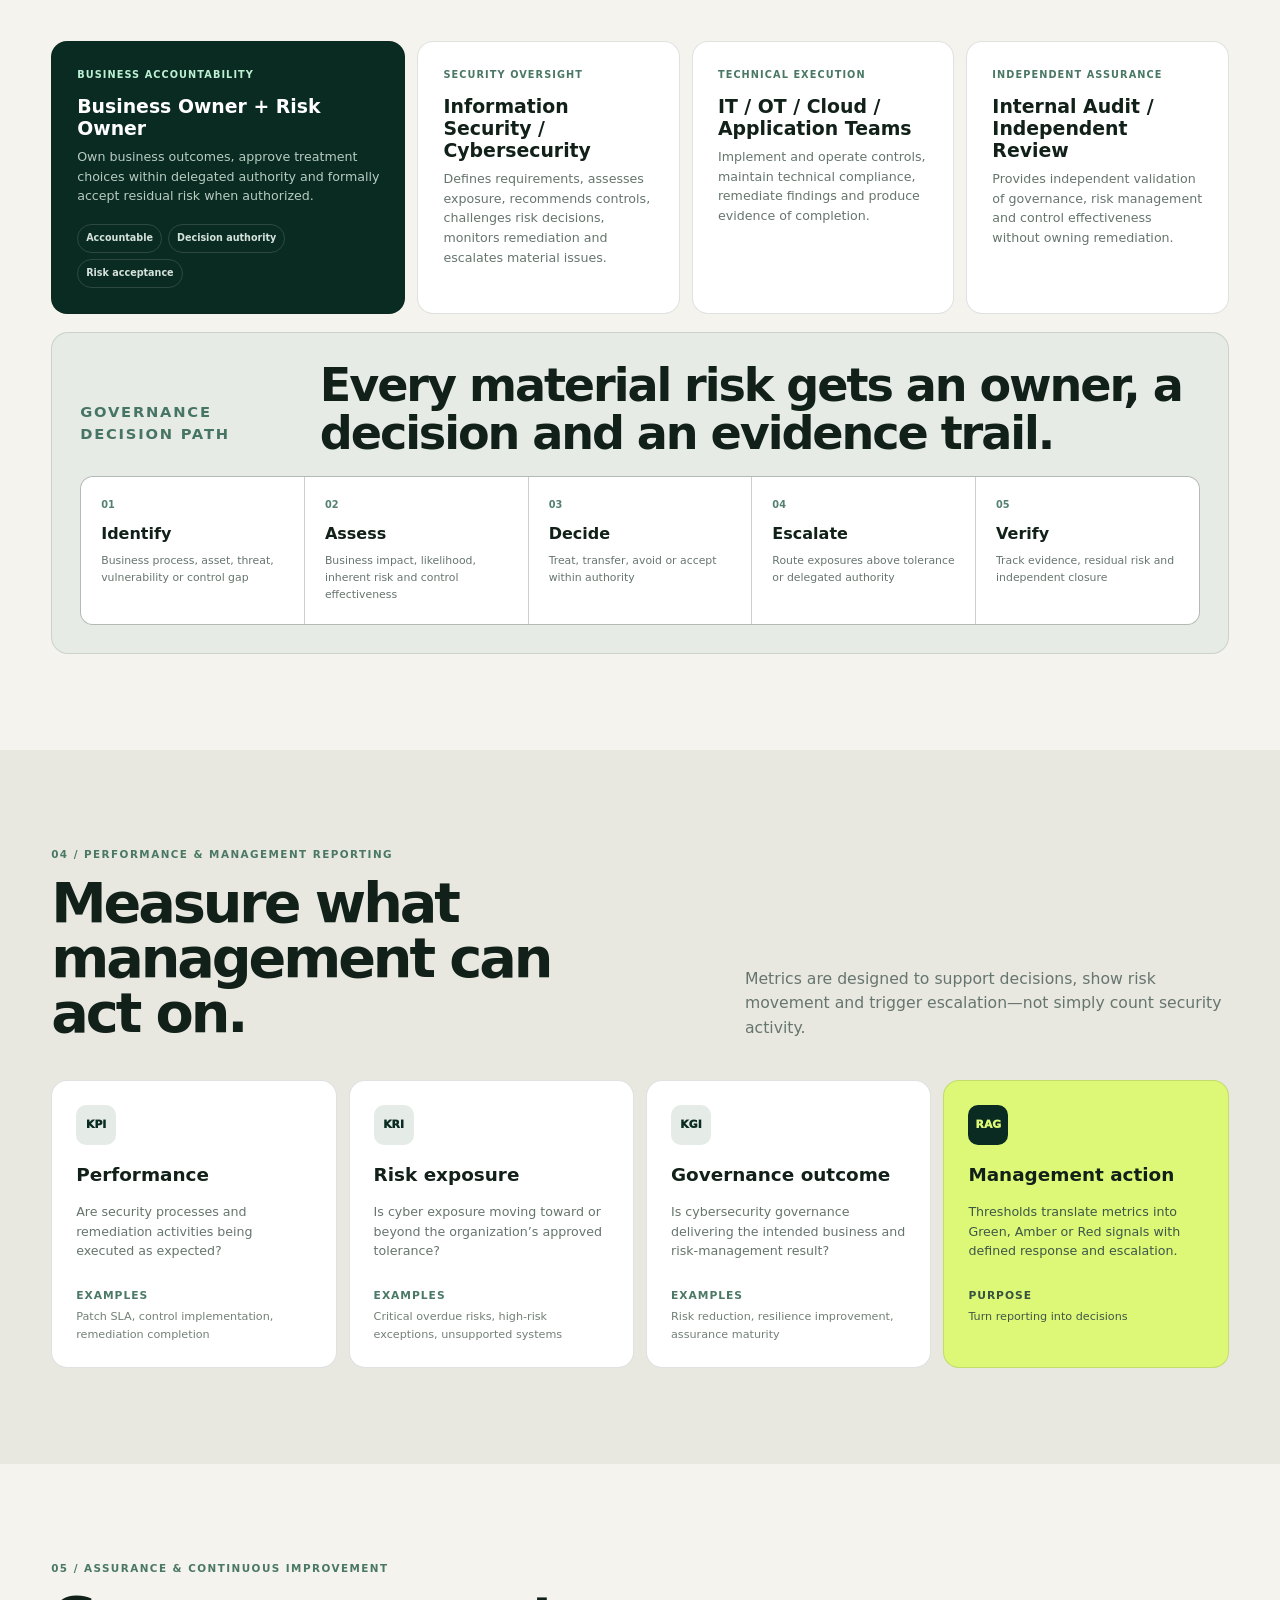
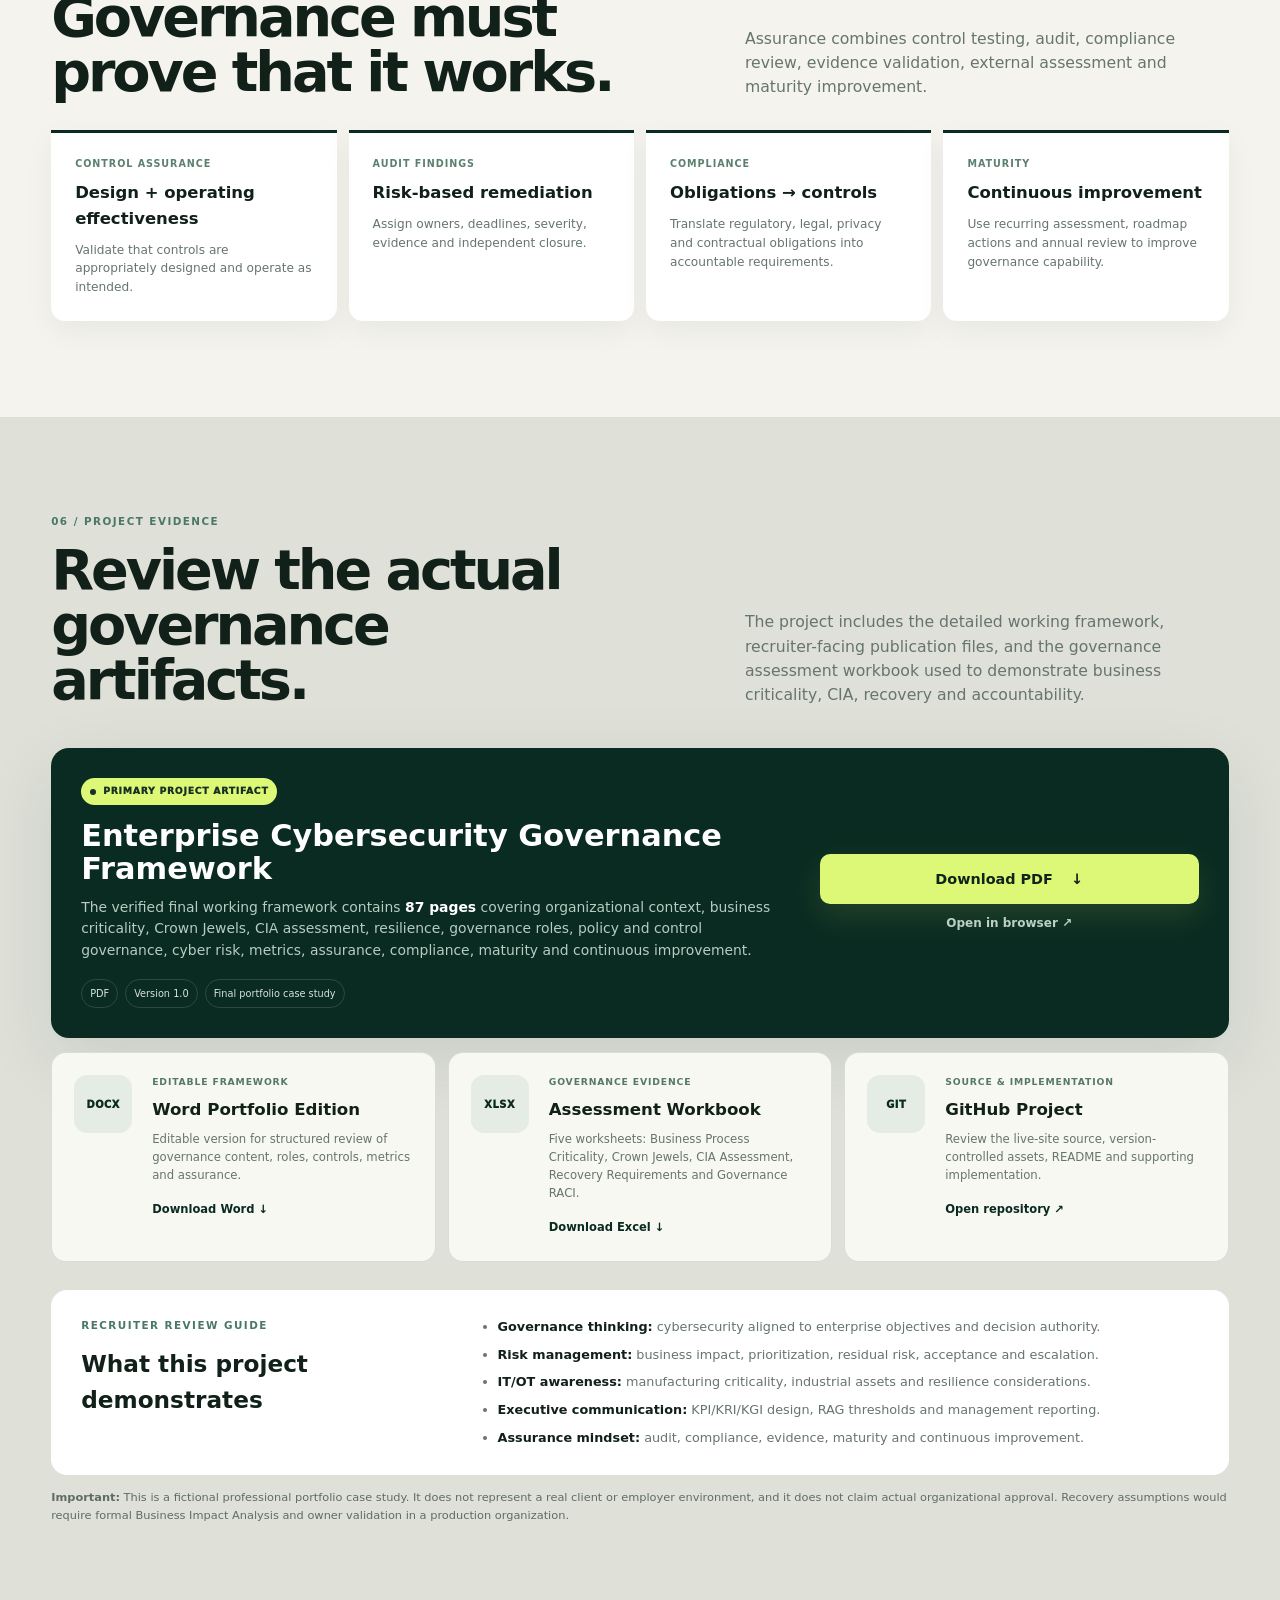
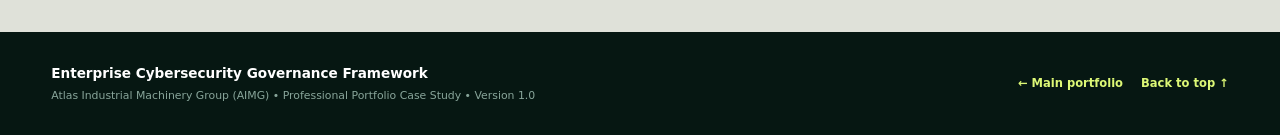
<file: enterprise-cybersecurity-governance-framework/index.html>
<!doctype html>
<html lang="en">
<head>
  <meta charset="utf-8">
  <meta name="viewport" content="width=device-width, initial-scale=1">
  <meta name="description" content="Enterprise Cybersecurity Governance Framework portfolio case study for Atlas Industrial Machinery Group (AIMG), covering business criticality, Crown Jewels, cyber risk governance, metrics, assurance and IT/OT governance.">
  <meta name="theme-color" content="#071c16">
  <title>Enterprise Cybersecurity Governance Framework | AIMG</title>
  <link rel="stylesheet" href="styles.css">
</head>
<body>
  <a class="skip-link" href="#main">Skip to main content</a>

  <header class="site-header">
    <a class="brand" href="../" aria-label="Return to Krishnajith's cybersecurity portfolio">
      <span class="brand-mark">KJ</span>
      <span class="brand-copy"><strong>Cybersecurity Portfolio</strong><small>Governance • Risk • Security Operations</small></span>
    </a>
    <nav aria-label="Case study navigation">
      <a href="#overview">Overview</a>
      <a href="#criticality">Criticality</a>
      <a href="#crown-jewels">Crown Jewels</a>
      <a href="#governance">Governance</a>
      <a href="#deliverables">Deliverables</a>
    </nav>
    <a class="header-cta" href="#deliverables">Project files ↓</a>
  </header>

  <main id="main">
    <section class="hero" id="overview">
      <div class="hero-content">
        <div class="eyebrow"><span>Professional portfolio case study</span><span>CISM-aligned governance</span><span>Version 1.0</span></div>
        <h1>Enterprise Cybersecurity <em>Governance Framework</em></h1>
        <p class="hero-lede">A business-led governance model for a fictional multinational manufacturer, designed to connect cybersecurity risk to critical business processes, accountable owners, Crown Jewels, resilience requirements, management reporting and assurance across hybrid IT and OT.</p>
        <div class="hero-actions">
          <a class="btn btn-primary" href="#criticality">Explore the case study <span>↓</span></a>
          <a class="btn btn-secondary" href="#deliverables">View project files <span>→</span></a>
          <a class="btn btn-ghost" href="https://github.com/krishnajith-stack/krishnajith-cybersecurity-portfolio/tree/main/enterprise-cybersecurity-governance-framework" target="_blank" rel="noopener">GitHub ↗</a>
        </div>
        <div class="hero-proof">
          <div><strong>87</strong><span>page final framework</span></div>
          <div><strong>8</strong><span>business processes assessed</span></div>
          <div><strong>8</strong><span>Crown Jewel assets</span></div>
          <div><strong>5</strong><span>governance workbook sheets</span></div>
        </div>
        <p class="disclosure"><strong>Portfolio boundary:</strong> Atlas Industrial Machinery Group (AIMG) is fictional. Organizational assumptions, recovery targets and governance decisions are modeled for professional learning and portfolio demonstration.</p>
      </div>
      <aside class="executive-card" aria-label="Executive case study summary">
        <span class="card-label">Executive summary</span>
        <h2>From technical security activity to accountable business governance.</h2>
        <p>The project establishes who owns cyber risk, how criticality is determined, which assets deserve enhanced protection, when risk must escalate, what management should measure, and how assurance validates effectiveness.</p>
        <div class="executive-chain">
          <div><span>01</span><strong>Business context</strong><small>Processes, owners, dependencies</small></div>
          <div><span>02</span><strong>Risk prioritization</strong><small>Impact, CIA, Crown Jewels</small></div>
          <div><span>03</span><strong>Governance decision</strong><small>Treat, accept, escalate</small></div>
          <div><span>04</span><strong>Management visibility</strong><small>KPI, KRI, KGI, assurance</small></div>
        </div>
      </aside>
    </section>

    <section class="snapshot" aria-label="AIMG organization snapshot">
      <div><span>Employees</span><strong>25,000</strong></div>
      <div><span>Manufacturing plants</span><strong>12</strong></div>
      <div><span>IT + OT assets</span><strong>~20,000</strong></div>
      <div><span>Azure subscriptions</span><strong>20</strong></div>
      <div><span>Operating model</span><strong>Hybrid IT / OT</strong></div>
      <div><span>Security operations</span><strong>24×7</strong></div>
    </section>

    <section class="section problem-section">
      <div class="section-heading compact-heading">
        <div><span class="section-kicker">Business problem</span><h2>Cybersecurity decisions need business context.</h2></div>
        <p>Technical findings alone do not tell management what deserves priority. This project converts business dependency, operational impact and asset criticality into a repeatable governance decision model.</p>
      </div>
      <div class="problem-grid">
        <article><span>01</span><h3>Ownership ambiguity</h3><p>Technical teams may operate controls, but business and risk accountability must remain with authorized decision-makers.</p></article>
        <article><span>02</span><h3>Competing priorities</h3><p>Manufacturing, finance, supply chain, identity and engineering systems require different protection and recovery priorities.</p></article>
        <article><span>03</span><h3>Risk visibility</h3><p>Material cyber exposure should not disappear inside operational queues; it needs thresholds, escalation and management reporting.</p></article>
        <article><span>04</span><h3>Assurance gap</h3><p>Control implementation must be validated through evidence, independent review, audit and continuous improvement.</p></article>
      </div>
    </section>

    <section class="section alt" id="criticality">
      <div class="section-heading">
        <div><span class="section-kicker">01 / Business criticality</span><h2>Start with the business process—not the tool.</h2></div>
        <p>Eight enterprise processes are assessed against financial, operational, customer, regulatory, safety and reputation impact. Select a process to see the accountable owner and business consequence.</p>
      </div>

      <div class="toolbar">
        <div class="filter-group" aria-label="Filter processes by criticality">
          <button class="filter active" type="button" data-filter="All" aria-pressed="true">All <span>8</span></button>
          <button class="filter" type="button" data-filter="Critical" aria-pressed="false">Critical <span>3</span></button>
          <button class="filter" type="button" data-filter="High" aria-pressed="false">High <span>4</span></button>
          <button class="filter" type="button" data-filter="Medium" aria-pressed="false">Medium <span>1</span></button>
        </div>
        <label class="search"><span class="sr-only">Search business processes</span><input id="process-search" type="search" placeholder="Search process, system or owner"></label>
      </div>

      <div class="criticality-layout">
        <div class="table-wrap">
          <table>
            <thead><tr><th>Business process</th><th>Primary dependency</th><th>Accountable owner</th><th>Priority</th></tr></thead>
            <tbody id="process-table"></tbody>
          </table>
          <div id="empty-state" class="empty-state" hidden>No matching process found.</div>
        </div>
        <aside id="process-detail" class="detail-panel" aria-live="polite"></aside>
      </div>

      <div class="subsection-heading"><span>Impact matrix</span><h3>Business impact across six decision dimensions</h3><p>The matrix demonstrates why “critical” is a business conclusion rather than a technical severity label.</p></div>
      <div id="impact-grid" class="impact-grid" aria-label="Business impact matrix"></div>
      <div class="legend"><span>Impact:</span><i class="low"></i> Low <i class="medium"></i> Medium <i class="high"></i> High</div>
    </section>

    <section class="section dark" id="crown-jewels">
      <div class="section-heading">
        <div><span class="section-kicker">02 / Crown Jewels</span><h2>Protect what the business cannot afford to lose.</h2></div>
        <p>Crown Jewels are identified using business dependency and confidentiality, integrity and availability requirements—not technology popularity.</p>
      </div>
      <div class="jewel-controls" aria-label="Filter Crown Jewels">
        <button class="jewel-filter active" type="button" data-jewel-filter="All" aria-pressed="true">All assets</button>
        <button class="jewel-filter" type="button" data-jewel-filter="Triple High" aria-pressed="false">CIA triple-high</button>
        <button class="jewel-filter" type="button" data-jewel-filter="OT" aria-pressed="false">OT / industrial</button>
        <button class="jewel-filter" type="button" data-jewel-filter="Enterprise-wide" aria-pressed="false">Enterprise-wide</button>
      </div>
      <div id="jewel-grid" class="jewel-grid"></div>
    </section>

    <section class="section" id="governance">
      <div class="section-heading">
        <div><span class="section-kicker">03 / Governance operating model</span><h2>Separate ownership, oversight, execution and assurance.</h2></div>
        <p>The framework uses clear decision authority and Three Lines accountability so cyber risk remains owned by the business while security provides challenge, guidance, monitoring and escalation.</p>
      </div>

      <div class="governance-grid">
        <article class="governance-card featured"><span>Business accountability</span><h3>Business Owner + Risk Owner</h3><p>Own business outcomes, approve treatment choices within delegated authority and formally accept residual risk when authorized.</p><div class="mini-tags"><b>Accountable</b><b>Decision authority</b><b>Risk acceptance</b></div></article>
        <article class="governance-card"><span>Security oversight</span><h3>Information Security / Cybersecurity</h3><p>Defines requirements, assesses exposure, recommends controls, challenges risk decisions, monitors remediation and escalates material issues.</p></article>
        <article class="governance-card"><span>Technical execution</span><h3>IT / OT / Cloud / Application Teams</h3><p>Implement and operate controls, maintain technical compliance, remediate findings and produce evidence of completion.</p></article>
        <article class="governance-card"><span>Independent assurance</span><h3>Internal Audit / Independent Review</h3><p>Provides independent validation of governance, risk management and control effectiveness without owning remediation.</p></article>
      </div>

      <div class="decision-model">
        <div class="decision-intro"><span class="section-kicker">Governance decision path</span><h3>Every material risk gets an owner, a decision and an evidence trail.</h3></div>
        <div class="decision-steps">
          <article><span>01</span><strong>Identify</strong><small>Business process, asset, threat, vulnerability or control gap</small></article>
          <article><span>02</span><strong>Assess</strong><small>Business impact, likelihood, inherent risk and control effectiveness</small></article>
          <article><span>03</span><strong>Decide</strong><small>Treat, transfer, avoid or accept within authority</small></article>
          <article><span>04</span><strong>Escalate</strong><small>Route exposures above tolerance or delegated authority</small></article>
          <article><span>05</span><strong>Verify</strong><small>Track evidence, residual risk and independent closure</small></article>
        </div>
      </div>
    </section>

    <section class="section metrics-section">
      <div class="section-heading">
        <div><span class="section-kicker">04 / Performance & management reporting</span><h2>Measure what management can act on.</h2></div>
        <p>Metrics are designed to support decisions, show risk movement and trigger escalation—not simply count security activity.</p>
      </div>
      <div class="metric-cards">
        <article><span>KPI</span><h3>Performance</h3><p>Are security processes and remediation activities being executed as expected?</p><strong>Examples</strong><small>Patch SLA, control implementation, remediation completion</small></article>
        <article><span>KRI</span><h3>Risk exposure</h3><p>Is cyber exposure moving toward or beyond the organization’s approved tolerance?</p><strong>Examples</strong><small>Critical overdue risks, high-risk exceptions, unsupported systems</small></article>
        <article><span>KGI</span><h3>Governance outcome</h3><p>Is cybersecurity governance delivering the intended business and risk-management result?</p><strong>Examples</strong><small>Risk reduction, resilience improvement, assurance maturity</small></article>
        <article class="accent"><span>RAG</span><h3>Management action</h3><p>Thresholds translate metrics into Green, Amber or Red signals with defined response and escalation.</p><strong>Purpose</strong><small>Turn reporting into decisions</small></article>
      </div>
    </section>

    <section class="section assurance-section">
      <div class="section-heading compact-heading">
        <div><span class="section-kicker">05 / Assurance & continuous improvement</span><h2>Governance must prove that it works.</h2></div>
        <p>Assurance combines control testing, audit, compliance review, evidence validation, external assessment and maturity improvement.</p>
      </div>
      <div class="assurance-grid">
        <div><span>Control assurance</span><strong>Design + operating effectiveness</strong><p>Validate that controls are appropriately designed and operate as intended.</p></div>
        <div><span>Audit findings</span><strong>Risk-based remediation</strong><p>Assign owners, deadlines, severity, evidence and independent closure.</p></div>
        <div><span>Compliance</span><strong>Obligations → controls</strong><p>Translate regulatory, legal, privacy and contractual obligations into accountable requirements.</p></div>
        <div><span>Maturity</span><strong>Continuous improvement</strong><p>Use recurring assessment, roadmap actions and annual review to improve governance capability.</p></div>
      </div>
    </section>

    <section class="section deliverables" id="deliverables">
      <div class="section-heading">
        <div><span class="section-kicker">06 / Project evidence</span><h2>Review the actual governance artifacts.</h2></div>
        <p>The project includes the detailed working framework, recruiter-facing publication files, and the governance assessment workbook used to demonstrate business criticality, CIA, recovery and accountability.</p>
      </div>

      <div class="primary-download">
        <div class="download-copy">
          <span class="availability">Primary project artifact</span>
          <h3>Enterprise Cybersecurity Governance Framework</h3>
          <p>The verified final working framework contains <strong>87 pages</strong> covering organizational context, business criticality, Crown Jewels, CIA assessment, resilience, governance roles, policy and control governance, cyber risk, metrics, assurance, compliance, maturity and continuous improvement.</p>
          <div class="download-meta"><span>PDF</span><span>Version 1.0</span><span>Final portfolio case study</span></div>
        </div>
        <div class="download-actions">
          <a class="btn btn-primary large" href="downloads/AIMG_Enterprise_Cybersecurity_Governance_Framework_Portfolio_Edition_v1.0.pdf" download>Download PDF <span>↓</span></a>
          <a class="text-link" href="downloads/AIMG_Enterprise_Cybersecurity_Governance_Framework_Portfolio_Edition_v1.0.pdf" target="_blank" rel="noopener">Open in browser ↗</a>
        </div>
      </div>

      <div class="download-grid">
        <a class="download-card" href="downloads/AIMG_Enterprise_Cybersecurity_Governance_Framework_Portfolio_Edition_v1.0.docx" download>
          <div class="file-icon">DOCX</div>
          <div><span>Editable framework</span><h3>Word Portfolio Edition</h3><p>Editable version for structured review of governance content, roles, controls, metrics and assurance.</p><strong>Download Word ↓</strong></div>
        </a>
        <a class="download-card" href="downloads/AIMG_Cybersecurity_Governance_Workbook_v1.0.xlsx" download>
          <div class="file-icon">XLSX</div>
          <div><span>Governance evidence</span><h3>Assessment Workbook</h3><p>Five worksheets: Business Process Criticality, Crown Jewels, CIA Assessment, Recovery Requirements and Governance RACI.</p><strong>Download Excel ↓</strong></div>
        </a>
        <a class="download-card" href="https://github.com/krishnajith-stack/krishnajith-cybersecurity-portfolio/tree/main/enterprise-cybersecurity-governance-framework" target="_blank" rel="noopener">
          <div class="file-icon">GIT</div>
          <div><span>Source & implementation</span><h3>GitHub Project</h3><p>Review the live-site source, version-controlled assets, README and supporting implementation.</p><strong>Open repository ↗</strong></div>
        </a>
      </div>

      <div class="review-guide">
        <div><span class="section-kicker">Recruiter review guide</span><h3>What this project demonstrates</h3></div>
        <ul>
          <li><strong>Governance thinking:</strong> cybersecurity aligned to enterprise objectives and decision authority.</li>
          <li><strong>Risk management:</strong> business impact, prioritization, residual risk, acceptance and escalation.</li>
          <li><strong>IT/OT awareness:</strong> manufacturing criticality, industrial assets and resilience considerations.</li>
          <li><strong>Executive communication:</strong> KPI/KRI/KGI design, RAG thresholds and management reporting.</li>
          <li><strong>Assurance mindset:</strong> audit, compliance, evidence, maturity and continuous improvement.</li>
        </ul>
      </div>

      <p class="project-note"><strong>Important:</strong> This is a fictional professional portfolio case study. It does not represent a real client or employer environment, and it does not claim actual organizational approval. Recovery assumptions would require formal Business Impact Analysis and owner validation in a production organization.</p>
    </section>
  </main>

  <footer>
    <div><strong>Enterprise Cybersecurity Governance Framework</strong><span>Atlas Industrial Machinery Group (AIMG) • Professional Portfolio Case Study • Version 1.0</span></div>
    <div class="footer-links"><a href="../">← Main portfolio</a><a href="#main">Back to top ↑</a></div>
  </footer>

  <script src="app.js"></script>
</body>
</html>
</file>
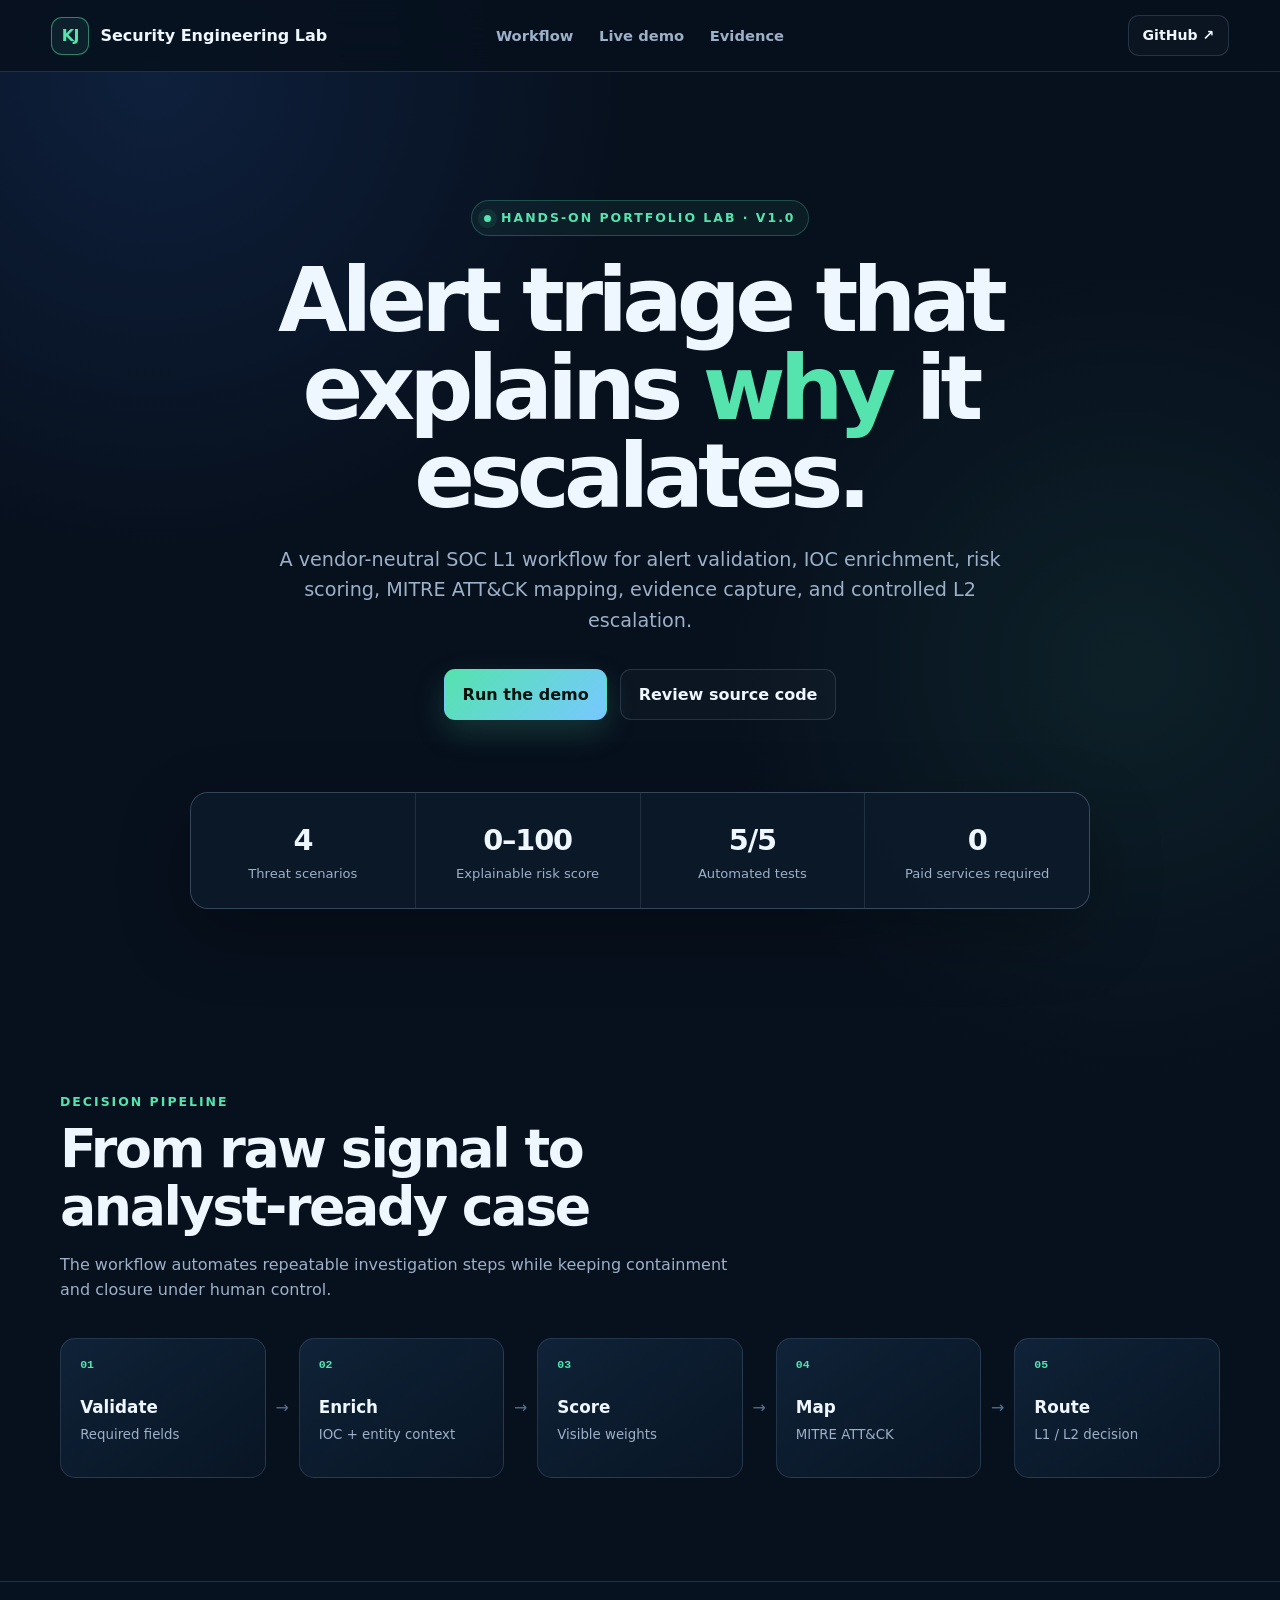
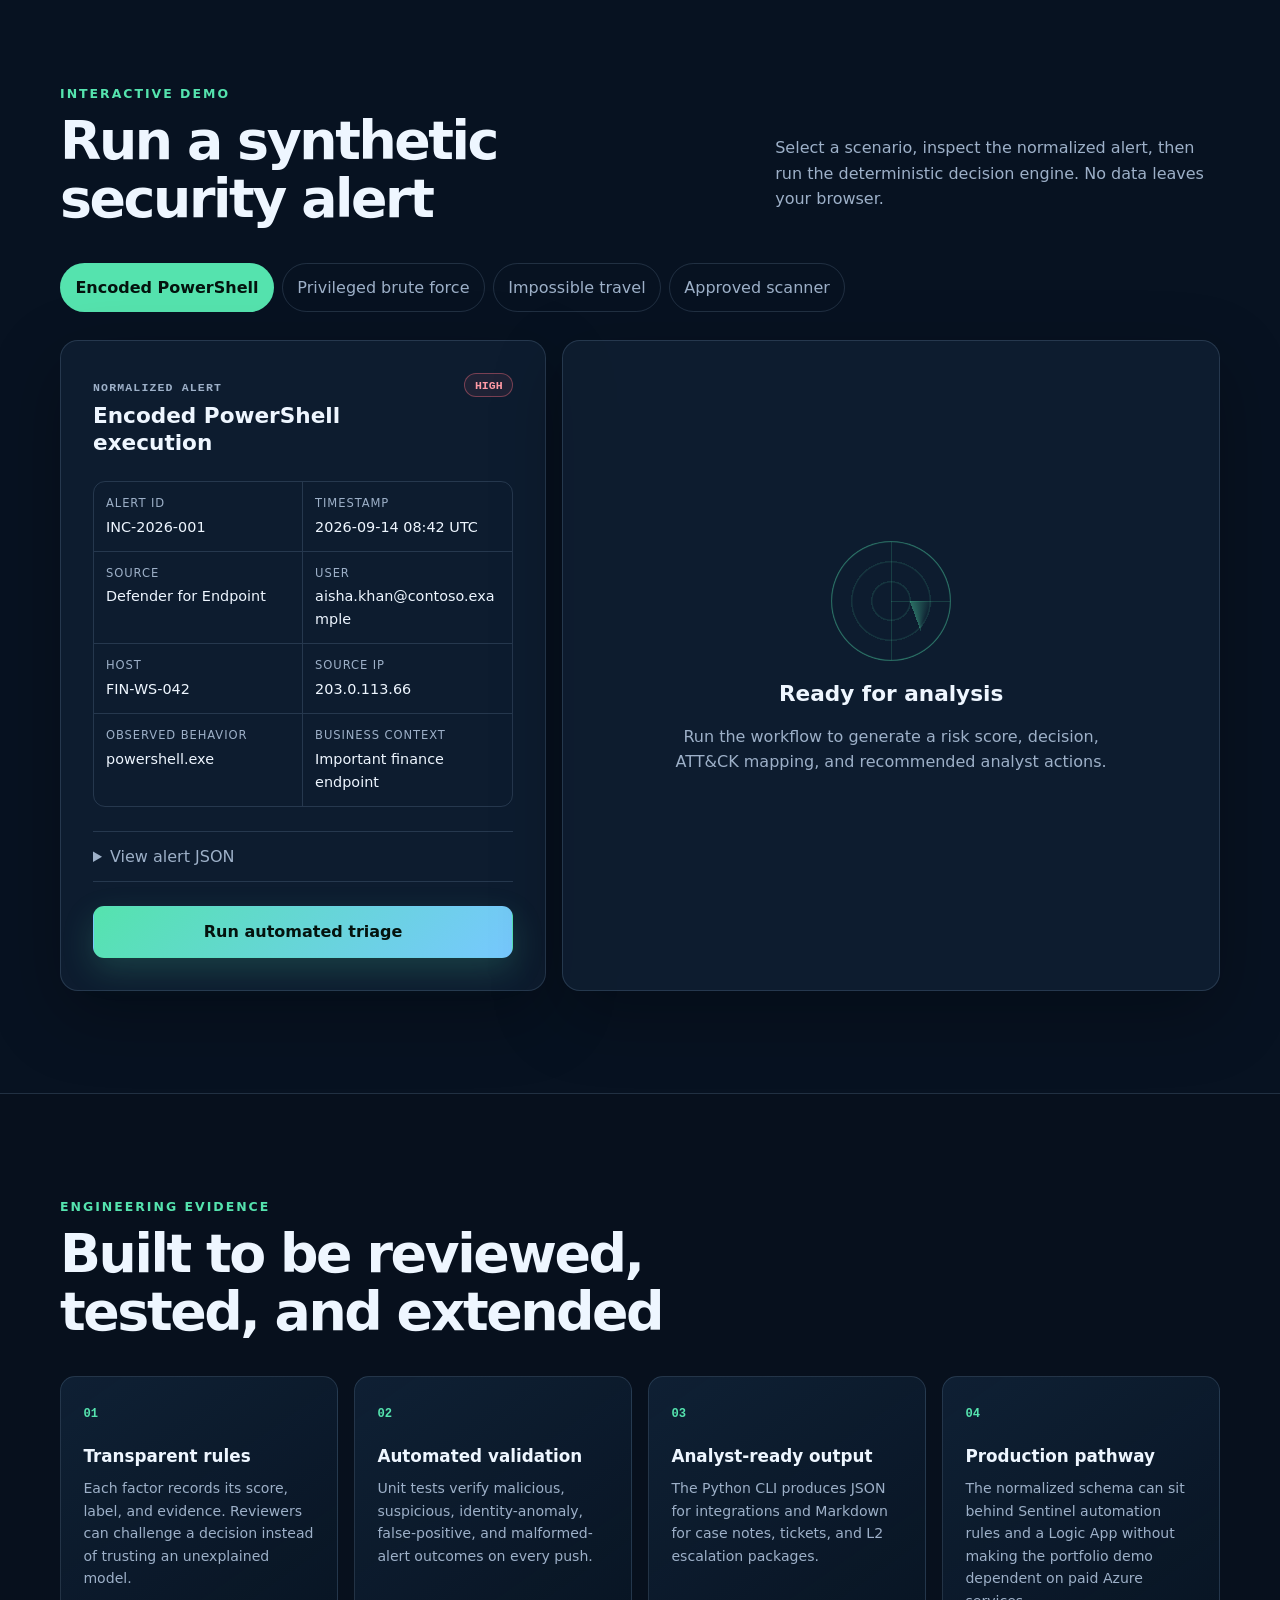
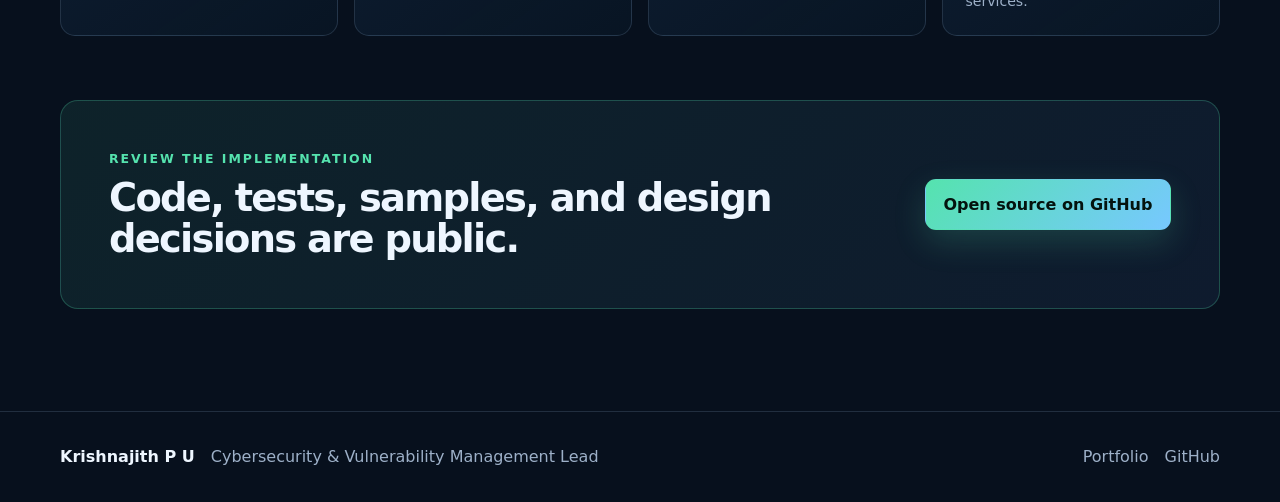
<file: soc-l1-alert-triage-automation/index.html>
<!doctype html>
<html lang="en">
<head>
  <meta charset="utf-8">
  <meta name="viewport" content="width=device-width, initial-scale=1">
  <meta name="description" content="Interactive SOC L1 alert triage automation portfolio project by Krishnajith P U.">
  <meta property="og:title" content="SOC L1 Alert Triage Automation">
  <meta property="og:description" content="Run four synthetic alerts through explainable enrichment, risk scoring, MITRE mapping, and escalation logic.">
  <meta property="og:type" content="website">
  <title>SOC L1 Alert Triage Automation · Krishnajith P U</title>
  <link rel="icon" href="favicon.svg" type="image/svg+xml">
  <link rel="stylesheet" href="styles.css">
  <script src="app.js" defer></script>
</head>
<body>
  <a class="skip-link" href="#demo">Skip to interactive demo</a>
  <header class="site-header">
    <a class="brand" href="#top" aria-label="SOC triage project home">
      <span class="brand-mark">KJ</span>
      <span>Security Engineering Lab</span>
    </a>
    <nav aria-label="Primary navigation">
      <a href="#workflow">Workflow</a>
      <a href="#demo">Live demo</a>
      <a href="#evidence">Evidence</a>
    </nav>
    <a class="button ghost small" href="https://github.com/krishnajith-stack/krishnajith-cybersecurity-portfolio/tree/main/soc-l1-alert-triage-automation" target="_blank" rel="noopener noreferrer">GitHub ↗</a>
  </header>

  <main id="top">
    <section class="hero shell">
      <div class="eyebrow"><span class="pulse"></span> Hands-on portfolio lab · v1.0</div>
      <h1>Alert triage that explains <span>why</span> it escalates.</h1>
      <p class="hero-copy">A vendor-neutral SOC L1 workflow for alert validation, IOC enrichment, risk scoring, MITRE ATT&amp;CK mapping, evidence capture, and controlled L2 escalation.</p>
      <div class="hero-actions">
        <a class="button primary" href="#demo">Run the demo</a>
        <a class="button ghost" href="https://github.com/krishnajith-stack/krishnajith-cybersecurity-portfolio/tree/main/soc-l1-alert-triage-automation" target="_blank" rel="noopener noreferrer">Review source code</a>
      </div>
      <div class="metric-grid" aria-label="Project metrics">
        <article><strong>4</strong><span>Threat scenarios</span></article>
        <article><strong>0–100</strong><span>Explainable risk score</span></article>
        <article><strong>5/5</strong><span>Automated tests</span></article>
        <article><strong>0</strong><span>Paid services required</span></article>
      </div>
    </section>

    <section class="section shell" id="workflow">
      <div class="section-heading">
        <p class="kicker">Decision pipeline</p>
        <h2>From raw signal to analyst-ready case</h2>
        <p>The workflow automates repeatable investigation steps while keeping containment and closure under human control.</p>
      </div>
      <div class="pipeline" aria-label="Triage workflow">
        <div class="stage"><span>01</span><strong>Validate</strong><small>Required fields</small></div>
        <div class="connector" aria-hidden="true">→</div>
        <div class="stage"><span>02</span><strong>Enrich</strong><small>IOC + entity context</small></div>
        <div class="connector" aria-hidden="true">→</div>
        <div class="stage"><span>03</span><strong>Score</strong><small>Visible weights</small></div>
        <div class="connector" aria-hidden="true">→</div>
        <div class="stage"><span>04</span><strong>Map</strong><small>MITRE ATT&amp;CK</small></div>
        <div class="connector" aria-hidden="true">→</div>
        <div class="stage"><span>05</span><strong>Route</strong><small>L1 / L2 decision</small></div>
      </div>
    </section>

    <section class="section demo-wrap" id="demo">
      <div class="shell">
        <div class="section-heading split-heading">
          <div>
            <p class="kicker">Interactive demo</p>
            <h2>Run a synthetic security alert</h2>
          </div>
          <p>Select a scenario, inspect the normalized alert, then run the deterministic decision engine. No data leaves your browser.</p>
        </div>

        <div class="scenario-tabs" role="tablist" aria-label="Alert scenarios">
          <button role="tab" aria-selected="true" data-scenario="powershell">Encoded PowerShell</button>
          <button role="tab" aria-selected="false" data-scenario="bruteforce">Privileged brute force</button>
          <button role="tab" aria-selected="false" data-scenario="travel">Impossible travel</button>
          <button role="tab" aria-selected="false" data-scenario="benign">Approved scanner</button>
        </div>

        <div class="demo-grid">
          <article class="panel alert-panel">
            <div class="panel-heading">
              <div>
                <span class="panel-label">Normalized alert</span>
                <h3 id="alert-title">Encoded PowerShell execution</h3>
              </div>
              <span class="severity" id="alert-severity">HIGH</span>
            </div>
            <dl class="alert-details" id="alert-details"></dl>
            <details>
              <summary>View alert JSON</summary>
              <pre><code id="alert-json"></code></pre>
            </details>
            <button class="button primary run-button" id="run-triage" type="button">Run automated triage</button>
          </article>

          <article class="panel result-panel" id="result-panel" aria-live="polite">
            <div class="empty-state" id="empty-state">
              <div class="radar" aria-hidden="true"><span></span></div>
              <h3>Ready for analysis</h3>
              <p>Run the workflow to generate a risk score, decision, ATT&amp;CK mapping, and recommended analyst actions.</p>
            </div>
            <div class="result-content" id="result-content" hidden>
              <div class="decision-row">
                <div class="score-ring" id="score-ring"><strong id="risk-score">0</strong><span>/100</span></div>
                <div>
                  <span class="panel-label">Automated recommendation</span>
                  <h3 id="disposition"></h3>
                  <div class="result-badges"><span id="priority"></span><span id="confidence"></span></div>
                </div>
              </div>
              <p class="summary" id="result-summary"></p>
              <div class="result-columns">
                <div>
                  <h4>Score evidence</h4>
                  <ul class="evidence-list" id="score-evidence"></ul>
                </div>
                <div>
                  <h4>MITRE ATT&amp;CK</h4>
                  <div id="mitre-list" class="mitre-list"></div>
                  <h4>Next actions</h4>
                  <ol class="action-list" id="action-list"></ol>
                </div>
              </div>
              <p class="human-check">Human checkpoint: validate evidence and business context before containment or closure.</p>
            </div>
          </article>
        </div>
      </div>
    </section>

    <section class="section shell" id="evidence">
      <div class="section-heading">
        <p class="kicker">Engineering evidence</p>
        <h2>Built to be reviewed, tested, and extended</h2>
      </div>
      <div class="evidence-grid">
        <article><span>01</span><h3>Transparent rules</h3><p>Each factor records its score, label, and evidence. Reviewers can challenge a decision instead of trusting an unexplained model.</p></article>
        <article><span>02</span><h3>Automated validation</h3><p>Unit tests verify malicious, suspicious, identity-anomaly, false-positive, and malformed-alert outcomes on every push.</p></article>
        <article><span>03</span><h3>Analyst-ready output</h3><p>The Python CLI produces JSON for integrations and Markdown for case notes, tickets, and L2 escalation packages.</p></article>
        <article><span>04</span><h3>Production pathway</h3><p>The normalized schema can sit behind Sentinel automation rules and a Logic App without making the portfolio demo dependent on paid Azure services.</p></article>
      </div>
      <div class="cta-card">
        <div><p class="kicker">Review the implementation</p><h2>Code, tests, samples, and design decisions are public.</h2></div>
        <a class="button primary" href="https://github.com/krishnajith-stack/krishnajith-cybersecurity-portfolio/tree/main/soc-l1-alert-triage-automation" target="_blank" rel="noopener noreferrer">Open source on GitHub</a>
      </div>
    </section>
  </main>

  <footer>
    <div class="shell footer-inner">
      <div><strong>Krishnajith P U</strong><span>Cybersecurity &amp; Vulnerability Management Lead</span></div>
      <div><a href="https://krishnajith-stack.github.io/krishnajith-cybersecurity-portfolio/">Portfolio</a><a href="https://github.com/krishnajith-stack">GitHub</a></div>
    </div>
  </footer>
</body>
</html>
</file>
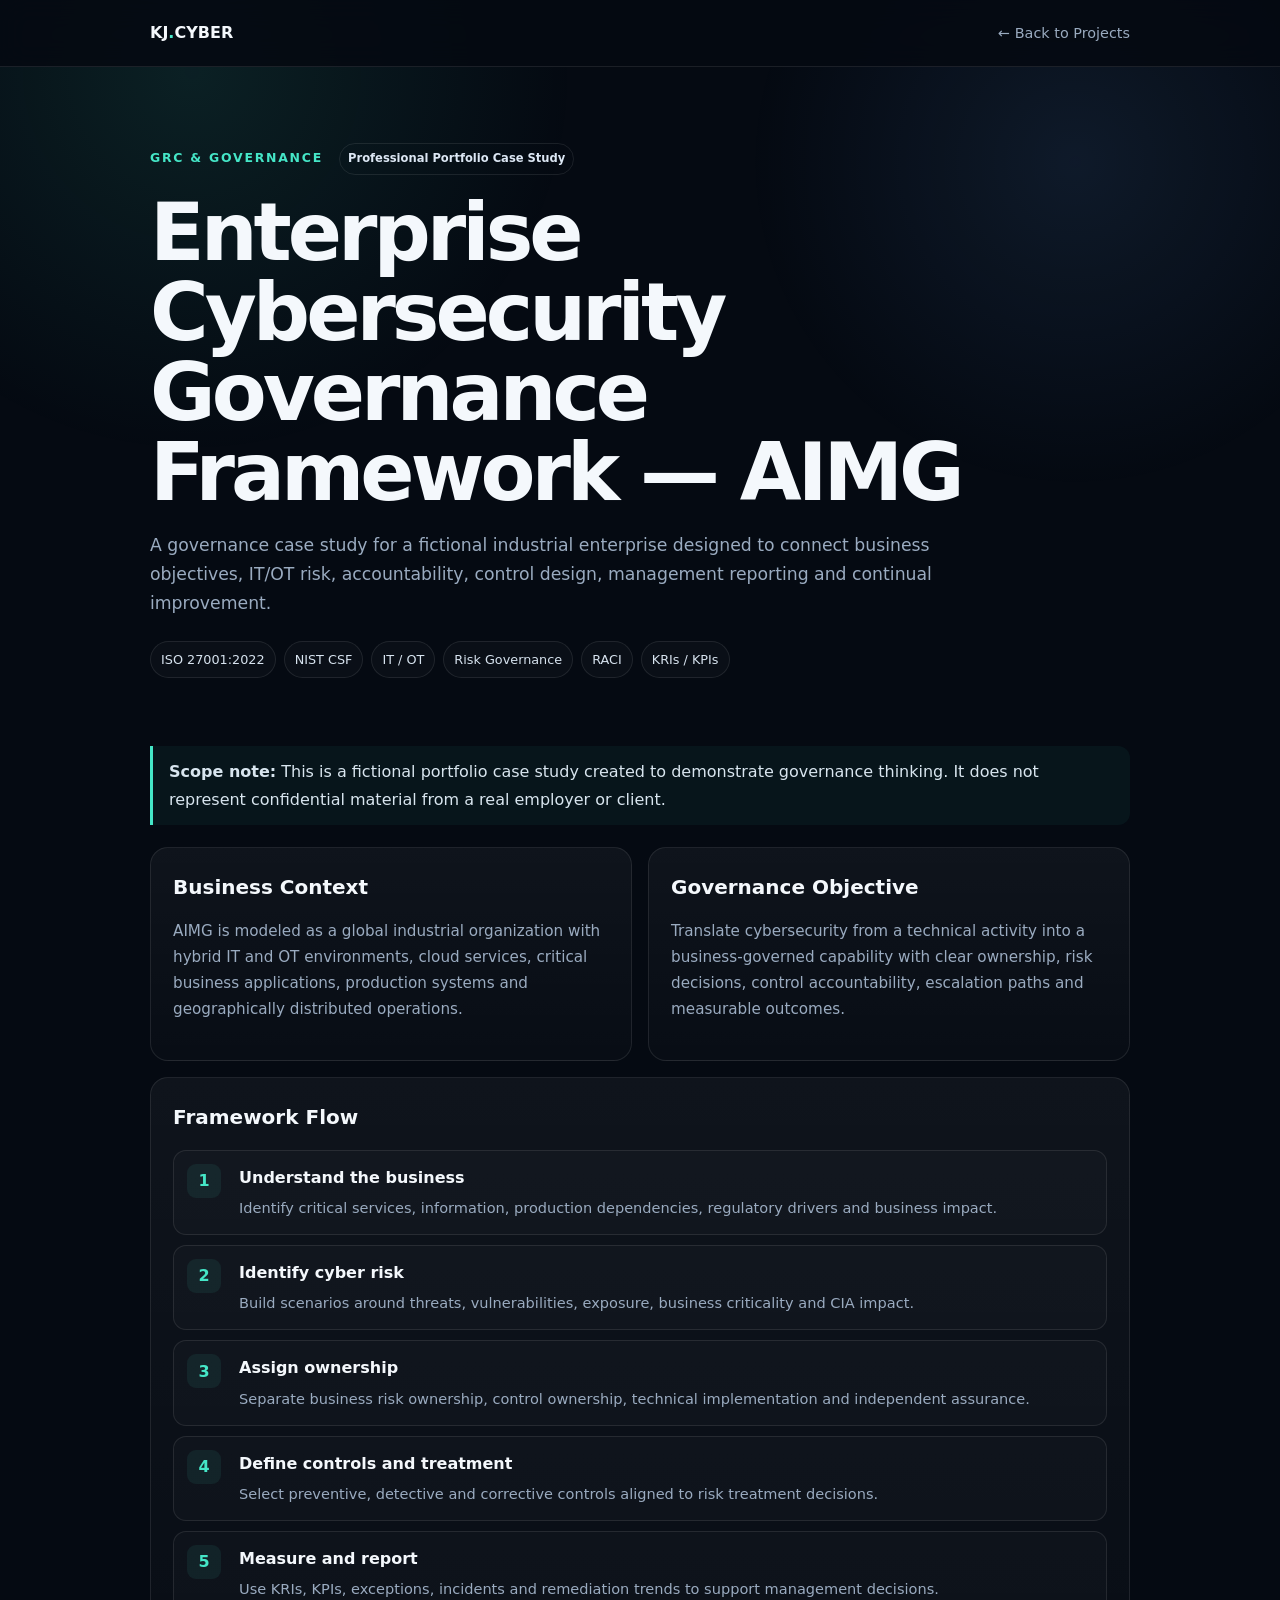
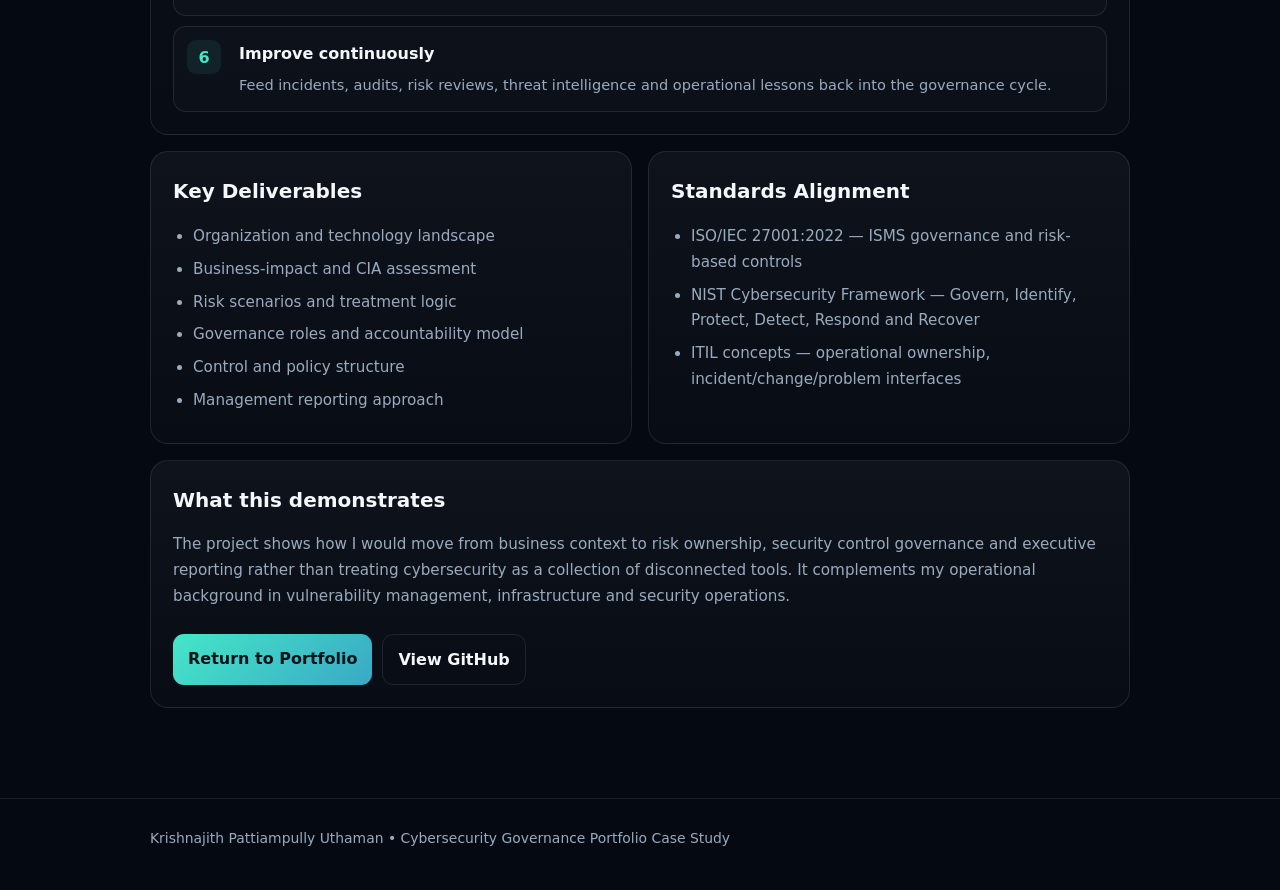
<file: projects/aimg-governance-framework.html>
<!DOCTYPE html><html lang="en"><head><meta charset="UTF-8"><meta name="viewport" content="width=device-width,initial-scale=1"><meta name="description" content="AIMG enterprise cybersecurity governance framework portfolio case study by Krishnajith."><title>AIMG Cybersecurity Governance Framework | Krishnajith</title><link rel="stylesheet" href="project.css"></head><body><nav><div class="wrap nav"><a class="brand" href="../index.html">KJ<b>.</b>CYBER</a><a class="back" href="../index.html#projects">← Back to Projects</a></div></nav><header><div class="wrap"><div class="eyebrow">GRC &amp; Governance <span class="status">Professional Portfolio Case Study</span></div><h1>Enterprise Cybersecurity Governance Framework — AIMG</h1><p>A governance case study for a fictional industrial enterprise designed to connect business objectives, IT/OT risk, accountability, control design, management reporting and continual improvement.</p><div class="tags"><span class="tag">ISO 27001:2022</span><span class="tag">NIST CSF</span><span class="tag">IT / OT</span><span class="tag">Risk Governance</span><span class="tag">RACI</span><span class="tag">KRIs / KPIs</span></div></div></header><main><div class="wrap"><div class="note"><strong>Scope note:</strong> This is a fictional portfolio case study created to demonstrate governance thinking. It does not represent confidential material from a real employer or client.</div><div class="grid"><section class="card"><h2>Business Context</h2><p>AIMG is modeled as a global industrial organization with hybrid IT and OT environments, cloud services, critical business applications, production systems and geographically distributed operations.</p></section><section class="card"><h2>Governance Objective</h2><p>Translate cybersecurity from a technical activity into a business-governed capability with clear ownership, risk decisions, control accountability, escalation paths and measurable outcomes.</p></section><section class="card wide"><h2>Framework Flow</h2><div class="flow"><div class="step"><b>1</b><div><strong>Understand the business</strong><span>Identify critical services, information, production dependencies, regulatory drivers and business impact.</span></div></div><div class="step"><b>2</b><div><strong>Identify cyber risk</strong><span>Build scenarios around threats, vulnerabilities, exposure, business criticality and CIA impact.</span></div></div><div class="step"><b>3</b><div><strong>Assign ownership</strong><span>Separate business risk ownership, control ownership, technical implementation and independent assurance.</span></div></div><div class="step"><b>4</b><div><strong>Define controls and treatment</strong><span>Select preventive, detective and corrective controls aligned to risk treatment decisions.</span></div></div><div class="step"><b>5</b><div><strong>Measure and report</strong><span>Use KRIs, KPIs, exceptions, incidents and remediation trends to support management decisions.</span></div></div><div class="step"><b>6</b><div><strong>Improve continuously</strong><span>Feed incidents, audits, risk reviews, threat intelligence and operational lessons back into the governance cycle.</span></div></div></div></section><section class="card"><h2>Key Deliverables</h2><ul><li>Organization and technology landscape</li><li>Business-impact and CIA assessment</li><li>Risk scenarios and treatment logic</li><li>Governance roles and accountability model</li><li>Control and policy structure</li><li>Management reporting approach</li></ul></section><section class="card"><h2>Standards Alignment</h2><ul><li>ISO/IEC 27001:2022 — ISMS governance and risk-based controls</li><li>NIST Cybersecurity Framework — Govern, Identify, Protect, Detect, Respond and Recover</li><li>ITIL concepts — operational ownership, incident/change/problem interfaces</li></ul></section><section class="card wide"><h2>What this demonstrates</h2><p>The project shows how I would move from business context to risk ownership, security control governance and executive reporting rather than treating cybersecurity as a collection of disconnected tools. It complements my operational background in vulnerability management, infrastructure and security operations.</p><div class="actions"><a class="btn primary" href="../index.html#projects">Return to Portfolio</a><a class="btn" href="https://github.com/krishnajith-stack/krishnajith-cybersecurity-portfolio" target="_blank" rel="noopener">View GitHub</a></div></section></div></div></main><footer><div class="wrap">Krishnajith Pattiampully Uthaman • Cybersecurity Governance Portfolio Case Study</div></footer></body></html>
</file>
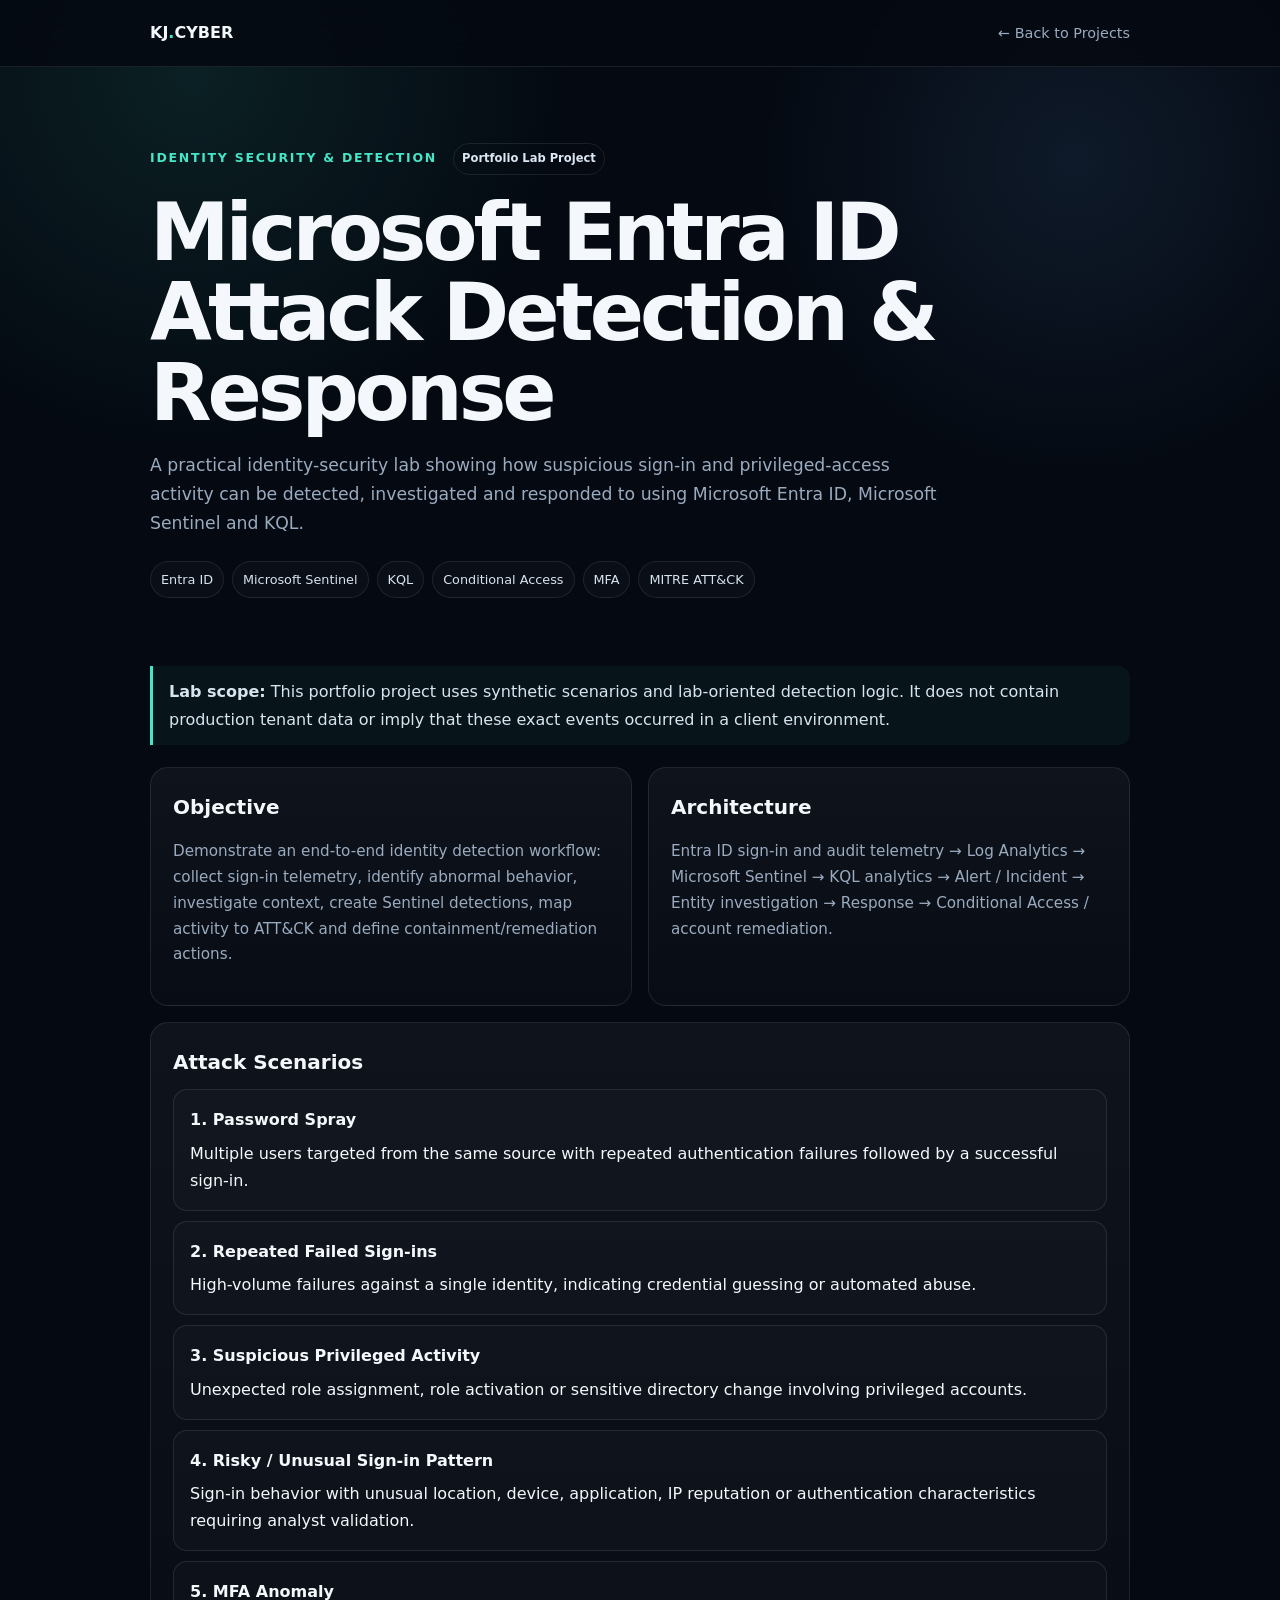
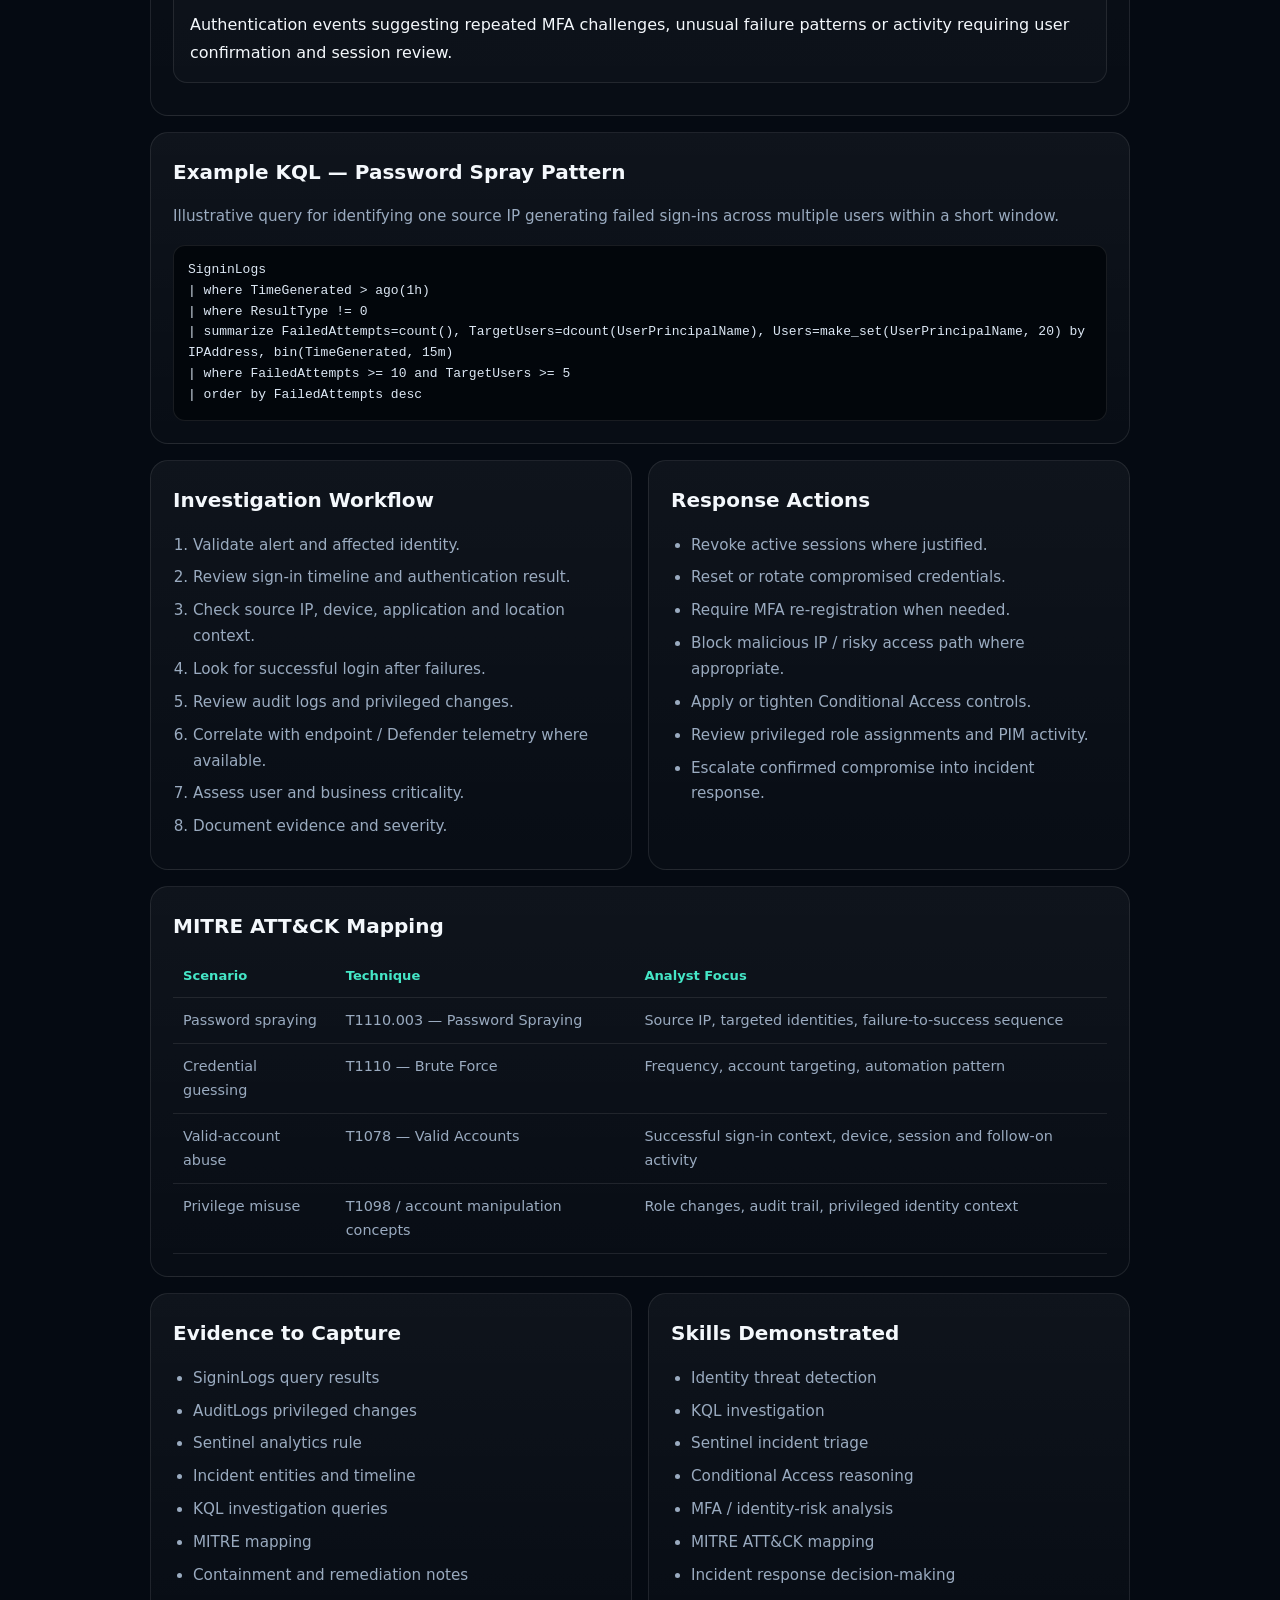
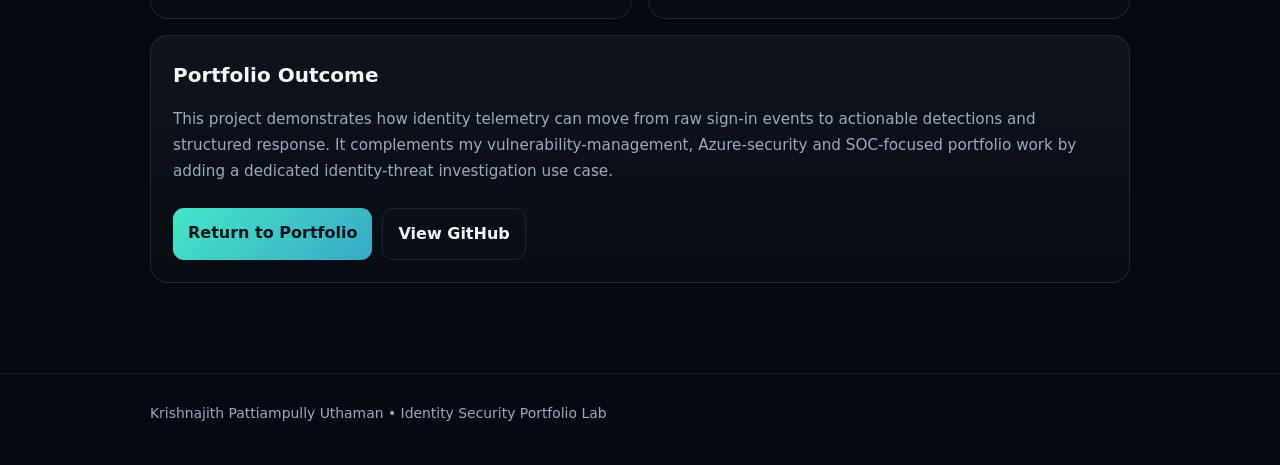
<file: projects/entra-identity-detection-response.html>
<!DOCTYPE html><html lang="en"><head><meta charset="UTF-8"><meta name="viewport" content="width=device-width,initial-scale=1"><meta name="description" content="Microsoft Entra ID identity attack detection and response portfolio lab by Krishnajith using Sentinel, KQL, Conditional Access and MITRE ATT&CK."><title>Entra ID Attack Detection & Response | Krishnajith</title><link rel="stylesheet" href="project.css"><style>.scenario{border:1px solid var(--line);border-radius:14px;padding:16px;margin:10px 0;background:rgba(255,255,255,.018)}.scenario strong{display:block;margin-bottom:6px}.code{white-space:pre-wrap;overflow-wrap:anywhere;background:#02060b;border:1px solid var(--line);border-radius:12px;padding:14px;color:#dce7f4;font:13px/1.6 ui-monospace,SFMono-Regular,Menlo,monospace;margin-top:12px}.matrix{width:100%;border-collapse:collapse;margin-top:12px}.matrix th,.matrix td{text-align:left;padding:10px;border-bottom:1px solid var(--line);vertical-align:top}.matrix th{color:var(--cyan);font-size:.82rem}.matrix td{color:var(--muted);font-size:.9rem}@media(max-width:720px){.matrix{display:block;overflow-x:auto}}</style></head><body><nav><div class="wrap nav"><a class="brand" href="../index.html">KJ<b>.</b>CYBER</a><a class="back" href="../index.html#projects">← Back to Projects</a></div></nav><header><div class="wrap"><div class="eyebrow">Identity Security &amp; Detection <span class="status">Portfolio Lab Project</span></div><h1>Microsoft Entra ID Attack Detection &amp; Response</h1><p>A practical identity-security lab showing how suspicious sign-in and privileged-access activity can be detected, investigated and responded to using Microsoft Entra ID, Microsoft Sentinel and KQL.</p><div class="tags"><span class="tag">Entra ID</span><span class="tag">Microsoft Sentinel</span><span class="tag">KQL</span><span class="tag">Conditional Access</span><span class="tag">MFA</span><span class="tag">MITRE ATT&amp;CK</span></div></div></header><main><div class="wrap"><div class="note"><strong>Lab scope:</strong> This portfolio project uses synthetic scenarios and lab-oriented detection logic. It does not contain production tenant data or imply that these exact events occurred in a client environment.</div><div class="grid"><section class="card"><h2>Objective</h2><p>Demonstrate an end-to-end identity detection workflow: collect sign-in telemetry, identify abnormal behavior, investigate context, create Sentinel detections, map activity to ATT&amp;CK and define containment/remediation actions.</p></section><section class="card"><h2>Architecture</h2><p>Entra ID sign-in and audit telemetry → Log Analytics → Microsoft Sentinel → KQL analytics → Alert / Incident → Entity investigation → Response → Conditional Access / account remediation.</p></section><section class="card wide"><h2>Attack Scenarios</h2><div class="scenario"><strong>1. Password Spray</strong><span>Multiple users targeted from the same source with repeated authentication failures followed by a successful sign-in.</span></div><div class="scenario"><strong>2. Repeated Failed Sign-ins</strong><span>High-volume failures against a single identity, indicating credential guessing or automated abuse.</span></div><div class="scenario"><strong>3. Suspicious Privileged Activity</strong><span>Unexpected role assignment, role activation or sensitive directory change involving privileged accounts.</span></div><div class="scenario"><strong>4. Risky / Unusual Sign-in Pattern</strong><span>Sign-in behavior with unusual location, device, application, IP reputation or authentication characteristics requiring analyst validation.</span></div><div class="scenario"><strong>5. MFA Anomaly</strong><span>Authentication events suggesting repeated MFA challenges, unusual failure patterns or activity requiring user confirmation and session review.</span></div></section><section class="card wide"><h2>Example KQL — Password Spray Pattern</h2><p>Illustrative query for identifying one source IP generating failed sign-ins across multiple users within a short window.</p><div class="code">SigninLogs
| where TimeGenerated &gt; ago(1h)
| where ResultType != 0
| summarize FailedAttempts=count(), TargetUsers=dcount(UserPrincipalName), Users=make_set(UserPrincipalName, 20) by IPAddress, bin(TimeGenerated, 15m)
| where FailedAttempts &gt;= 10 and TargetUsers &gt;= 5
| order by FailedAttempts desc</div></section><section class="card"><h2>Investigation Workflow</h2><ol><li>Validate alert and affected identity.</li><li>Review sign-in timeline and authentication result.</li><li>Check source IP, device, application and location context.</li><li>Look for successful login after failures.</li><li>Review audit logs and privileged changes.</li><li>Correlate with endpoint / Defender telemetry where available.</li><li>Assess user and business criticality.</li><li>Document evidence and severity.</li></ol></section><section class="card"><h2>Response Actions</h2><ul><li>Revoke active sessions where justified.</li><li>Reset or rotate compromised credentials.</li><li>Require MFA re-registration when needed.</li><li>Block malicious IP / risky access path where appropriate.</li><li>Apply or tighten Conditional Access controls.</li><li>Review privileged role assignments and PIM activity.</li><li>Escalate confirmed compromise into incident response.</li></ul></section><section class="card wide"><h2>MITRE ATT&amp;CK Mapping</h2><table class="matrix"><tr><th>Scenario</th><th>Technique</th><th>Analyst Focus</th></tr><tr><td>Password spraying</td><td>T1110.003 — Password Spraying</td><td>Source IP, targeted identities, failure-to-success sequence</td></tr><tr><td>Credential guessing</td><td>T1110 — Brute Force</td><td>Frequency, account targeting, automation pattern</td></tr><tr><td>Valid-account abuse</td><td>T1078 — Valid Accounts</td><td>Successful sign-in context, device, session and follow-on activity</td></tr><tr><td>Privilege misuse</td><td>T1098 / account manipulation concepts</td><td>Role changes, audit trail, privileged identity context</td></tr></table></section><section class="card"><h2>Evidence to Capture</h2><ul><li>SigninLogs query results</li><li>AuditLogs privileged changes</li><li>Sentinel analytics rule</li><li>Incident entities and timeline</li><li>KQL investigation queries</li><li>MITRE mapping</li><li>Containment and remediation notes</li></ul></section><section class="card"><h2>Skills Demonstrated</h2><ul><li>Identity threat detection</li><li>KQL investigation</li><li>Sentinel incident triage</li><li>Conditional Access reasoning</li><li>MFA / identity-risk analysis</li><li>MITRE ATT&amp;CK mapping</li><li>Incident response decision-making</li></ul></section><section class="card wide"><h2>Portfolio Outcome</h2><p>This project demonstrates how identity telemetry can move from raw sign-in events to actionable detections and structured response. It complements my vulnerability-management, Azure-security and SOC-focused portfolio work by adding a dedicated identity-threat investigation use case.</p><div class="actions"><a class="btn primary" href="../index.html#projects">Return to Portfolio</a><a class="btn" href="https://github.com/krishnajith-stack/krishnajith-cybersecurity-portfolio" target="_blank" rel="noopener">View GitHub</a></div></section></div></div></main><footer><div class="wrap">Krishnajith Pattiampully Uthaman • Identity Security Portfolio Lab</div></footer></body></html>
</file>
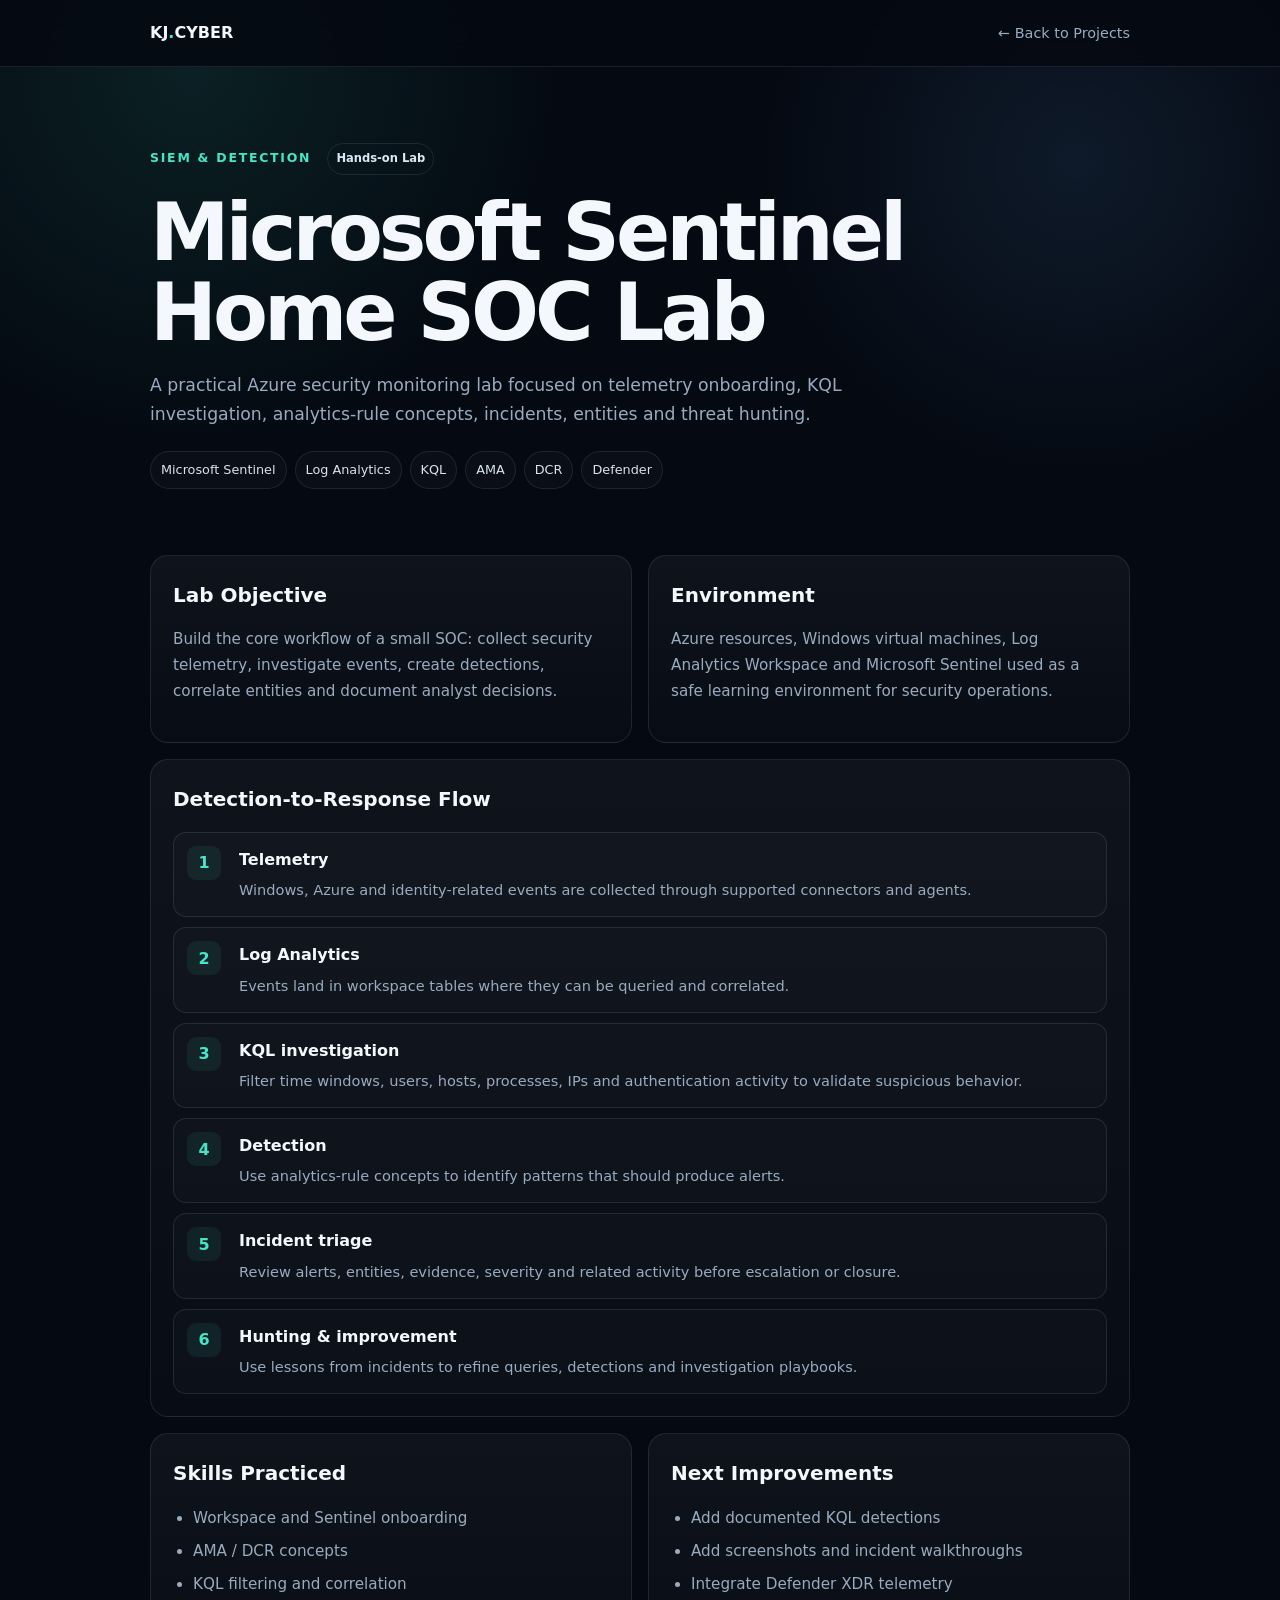
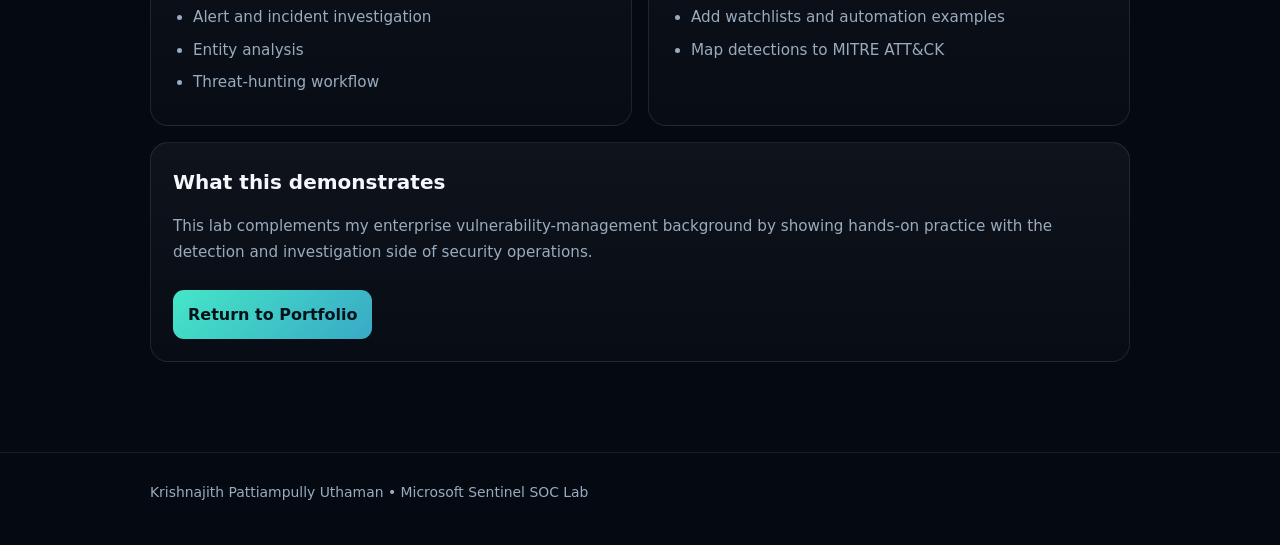
<file: projects/sentinel-soc-lab.html>
<!DOCTYPE html><html lang="en"><head><meta charset="UTF-8"><meta name="viewport" content="width=device-width,initial-scale=1"><meta name="description" content="Microsoft Sentinel home SOC lab by Krishnajith."><title>Microsoft Sentinel Home SOC Lab | Krishnajith</title><link rel="stylesheet" href="project.css"></head><body><nav><div class="wrap nav"><a class="brand" href="../index.html">KJ<b>.</b>CYBER</a><a class="back" href="../index.html#projects">← Back to Projects</a></div></nav><header><div class="wrap"><div class="eyebrow">SIEM &amp; Detection <span class="status">Hands-on Lab</span></div><h1>Microsoft Sentinel Home SOC Lab</h1><p>A practical Azure security monitoring lab focused on telemetry onboarding, KQL investigation, analytics-rule concepts, incidents, entities and threat hunting.</p><div class="tags"><span class="tag">Microsoft Sentinel</span><span class="tag">Log Analytics</span><span class="tag">KQL</span><span class="tag">AMA</span><span class="tag">DCR</span><span class="tag">Defender</span></div></div></header><main><div class="wrap"><div class="grid"><section class="card"><h2>Lab Objective</h2><p>Build the core workflow of a small SOC: collect security telemetry, investigate events, create detections, correlate entities and document analyst decisions.</p></section><section class="card"><h2>Environment</h2><p>Azure resources, Windows virtual machines, Log Analytics Workspace and Microsoft Sentinel used as a safe learning environment for security operations.</p></section><section class="card wide"><h2>Detection-to-Response Flow</h2><div class="flow"><div class="step"><b>1</b><div><strong>Telemetry</strong><span>Windows, Azure and identity-related events are collected through supported connectors and agents.</span></div></div><div class="step"><b>2</b><div><strong>Log Analytics</strong><span>Events land in workspace tables where they can be queried and correlated.</span></div></div><div class="step"><b>3</b><div><strong>KQL investigation</strong><span>Filter time windows, users, hosts, processes, IPs and authentication activity to validate suspicious behavior.</span></div></div><div class="step"><b>4</b><div><strong>Detection</strong><span>Use analytics-rule concepts to identify patterns that should produce alerts.</span></div></div><div class="step"><b>5</b><div><strong>Incident triage</strong><span>Review alerts, entities, evidence, severity and related activity before escalation or closure.</span></div></div><div class="step"><b>6</b><div><strong>Hunting &amp; improvement</strong><span>Use lessons from incidents to refine queries, detections and investigation playbooks.</span></div></div></div></section><section class="card"><h2>Skills Practiced</h2><ul><li>Workspace and Sentinel onboarding</li><li>AMA / DCR concepts</li><li>KQL filtering and correlation</li><li>Alert and incident investigation</li><li>Entity analysis</li><li>Threat-hunting workflow</li></ul></section><section class="card"><h2>Next Improvements</h2><ul><li>Add documented KQL detections</li><li>Add screenshots and incident walkthroughs</li><li>Integrate Defender XDR telemetry</li><li>Add watchlists and automation examples</li><li>Map detections to MITRE ATT&amp;CK</li></ul></section><section class="card wide"><h2>What this demonstrates</h2><p>This lab complements my enterprise vulnerability-management background by showing hands-on practice with the detection and investigation side of security operations.</p><div class="actions"><a class="btn primary" href="../index.html#projects">Return to Portfolio</a></div></section></div></div></main><footer><div class="wrap">Krishnajith Pattiampully Uthaman • Microsoft Sentinel SOC Lab</div></footer></body></html>
</file>
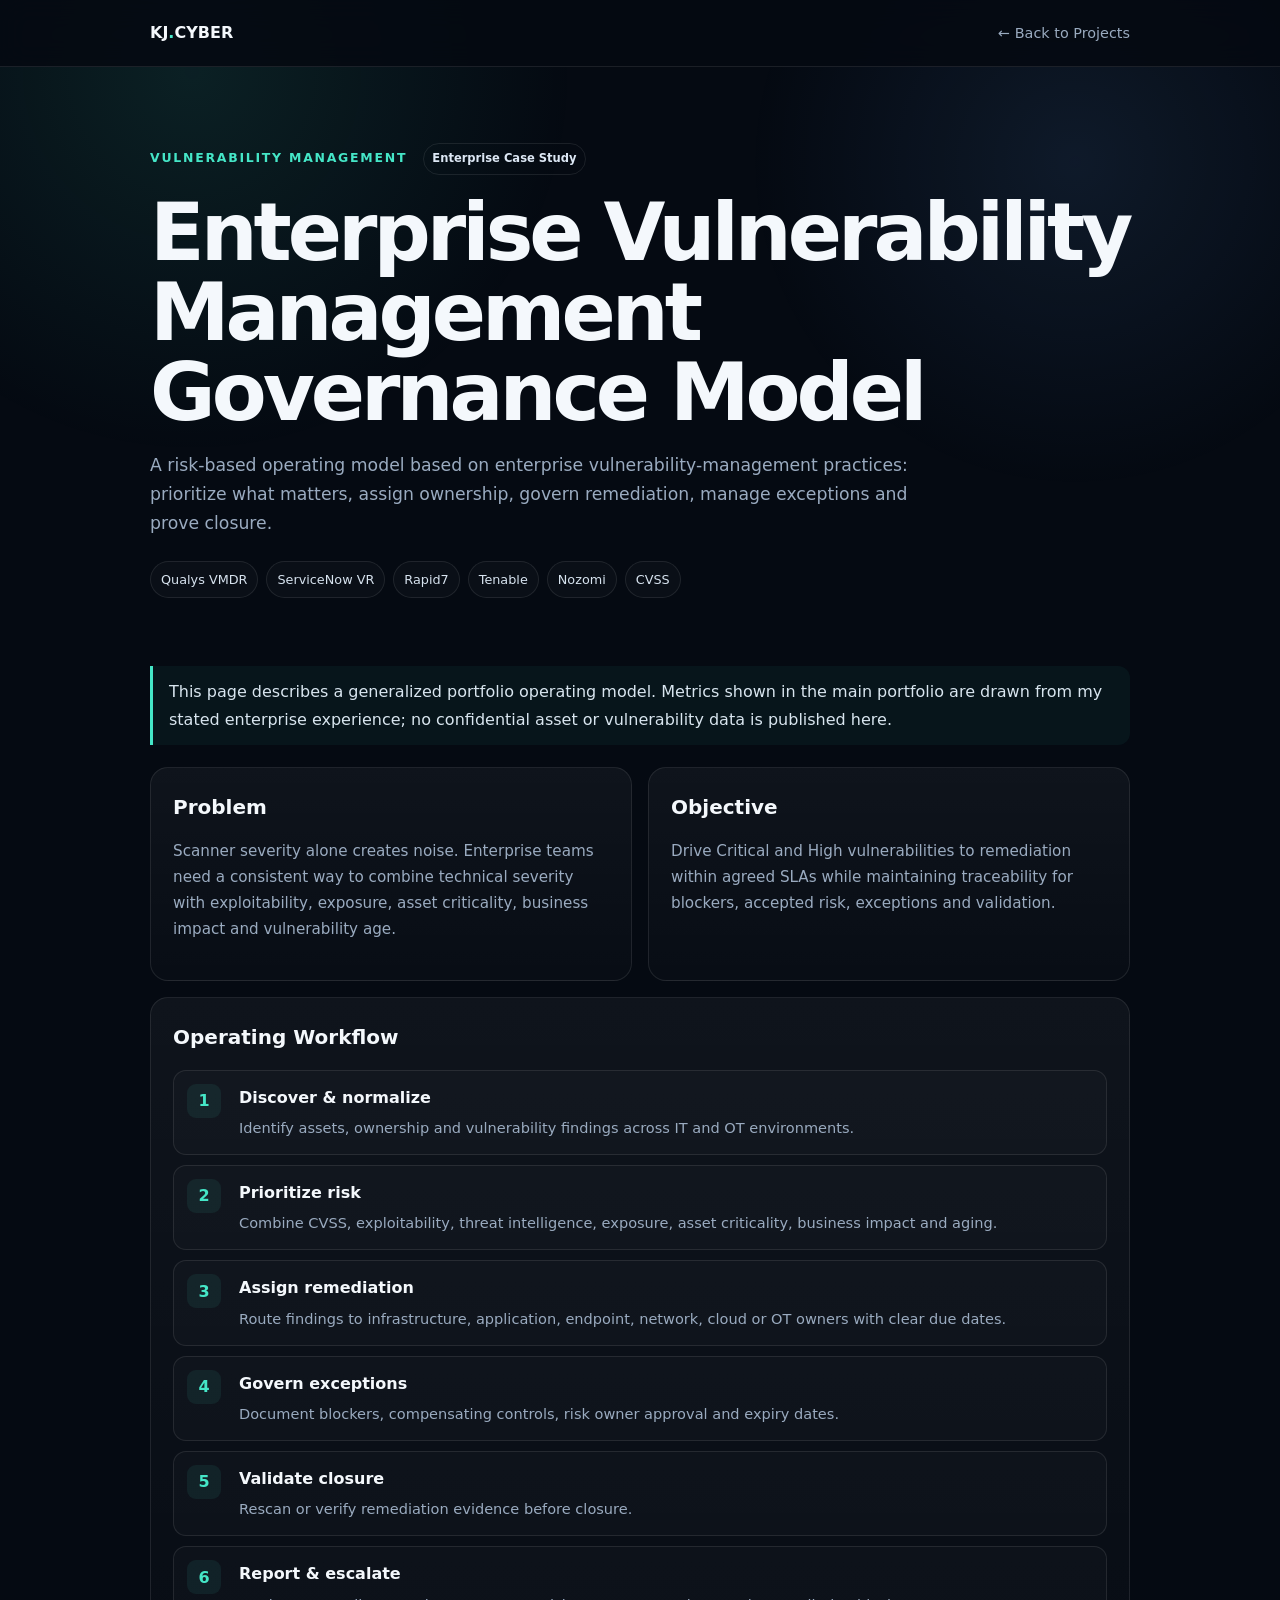
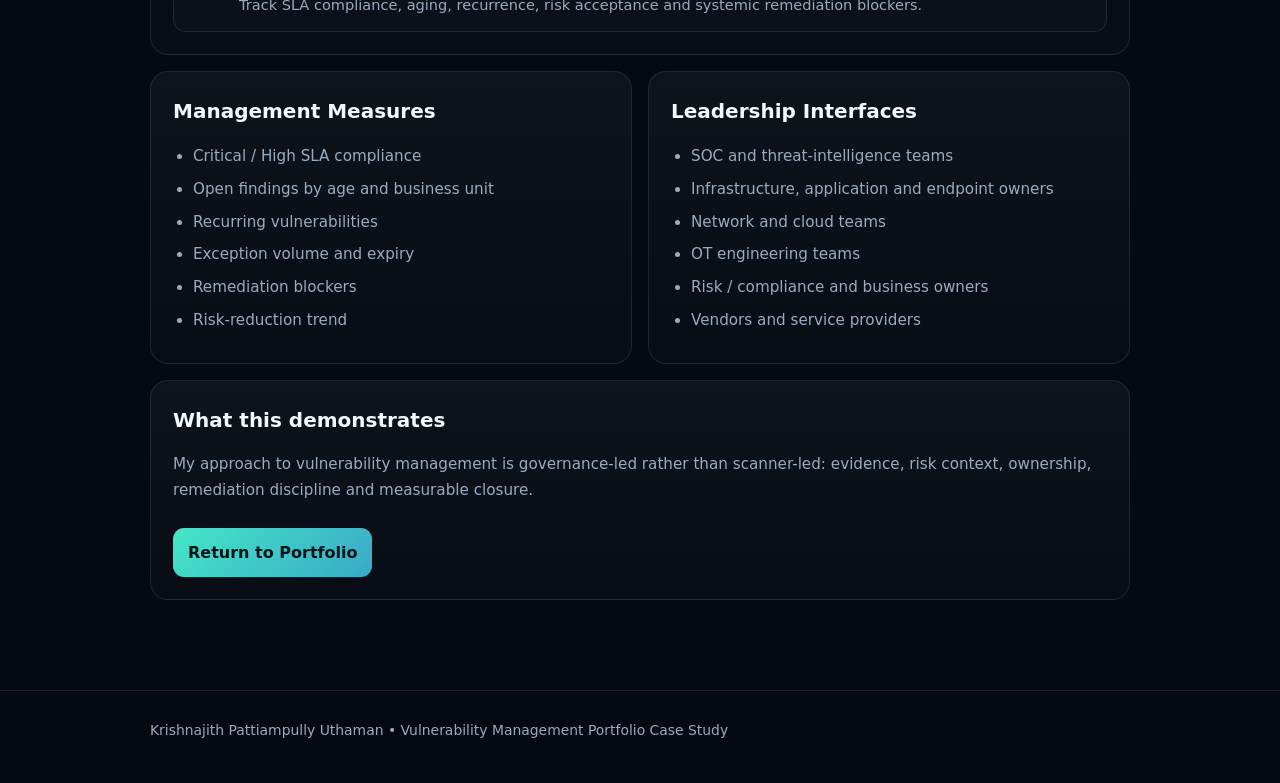
<file: projects/vm-governance.html>
<!DOCTYPE html><html lang="en"><head><meta charset="UTF-8"><meta name="viewport" content="width=device-width,initial-scale=1"><meta name="description" content="Enterprise vulnerability management governance case study by Krishnajith."><title>Vulnerability Management Governance | Krishnajith</title><link rel="stylesheet" href="project.css"></head><body><nav><div class="wrap nav"><a class="brand" href="../index.html">KJ<b>.</b>CYBER</a><a class="back" href="../index.html#projects">← Back to Projects</a></div></nav><header><div class="wrap"><div class="eyebrow">Vulnerability Management <span class="status">Enterprise Case Study</span></div><h1>Enterprise Vulnerability Management Governance Model</h1><p>A risk-based operating model based on enterprise vulnerability-management practices: prioritize what matters, assign ownership, govern remediation, manage exceptions and prove closure.</p><div class="tags"><span class="tag">Qualys VMDR</span><span class="tag">ServiceNow VR</span><span class="tag">Rapid7</span><span class="tag">Tenable</span><span class="tag">Nozomi</span><span class="tag">CVSS</span></div></div></header><main><div class="wrap"><div class="note">This page describes a generalized portfolio operating model. Metrics shown in the main portfolio are drawn from my stated enterprise experience; no confidential asset or vulnerability data is published here.</div><div class="grid"><section class="card"><h2>Problem</h2><p>Scanner severity alone creates noise. Enterprise teams need a consistent way to combine technical severity with exploitability, exposure, asset criticality, business impact and vulnerability age.</p></section><section class="card"><h2>Objective</h2><p>Drive Critical and High vulnerabilities to remediation within agreed SLAs while maintaining traceability for blockers, accepted risk, exceptions and validation.</p></section><section class="card wide"><h2>Operating Workflow</h2><div class="flow"><div class="step"><b>1</b><div><strong>Discover &amp; normalize</strong><span>Identify assets, ownership and vulnerability findings across IT and OT environments.</span></div></div><div class="step"><b>2</b><div><strong>Prioritize risk</strong><span>Combine CVSS, exploitability, threat intelligence, exposure, asset criticality, business impact and aging.</span></div></div><div class="step"><b>3</b><div><strong>Assign remediation</strong><span>Route findings to infrastructure, application, endpoint, network, cloud or OT owners with clear due dates.</span></div></div><div class="step"><b>4</b><div><strong>Govern exceptions</strong><span>Document blockers, compensating controls, risk owner approval and expiry dates.</span></div></div><div class="step"><b>5</b><div><strong>Validate closure</strong><span>Rescan or verify remediation evidence before closure.</span></div></div><div class="step"><b>6</b><div><strong>Report &amp; escalate</strong><span>Track SLA compliance, aging, recurrence, risk acceptance and systemic remediation blockers.</span></div></div></div></section><section class="card"><h2>Management Measures</h2><ul><li>Critical / High SLA compliance</li><li>Open findings by age and business unit</li><li>Recurring vulnerabilities</li><li>Exception volume and expiry</li><li>Remediation blockers</li><li>Risk-reduction trend</li></ul></section><section class="card"><h2>Leadership Interfaces</h2><ul><li>SOC and threat-intelligence teams</li><li>Infrastructure, application and endpoint owners</li><li>Network and cloud teams</li><li>OT engineering teams</li><li>Risk / compliance and business owners</li><li>Vendors and service providers</li></ul></section><section class="card wide"><h2>What this demonstrates</h2><p>My approach to vulnerability management is governance-led rather than scanner-led: evidence, risk context, ownership, remediation discipline and measurable closure.</p><div class="actions"><a class="btn primary" href="../index.html#projects">Return to Portfolio</a></div></section></div></div></main><footer><div class="wrap">Krishnajith Pattiampully Uthaman • Vulnerability Management Portfolio Case Study</div></footer></body></html>
</file>
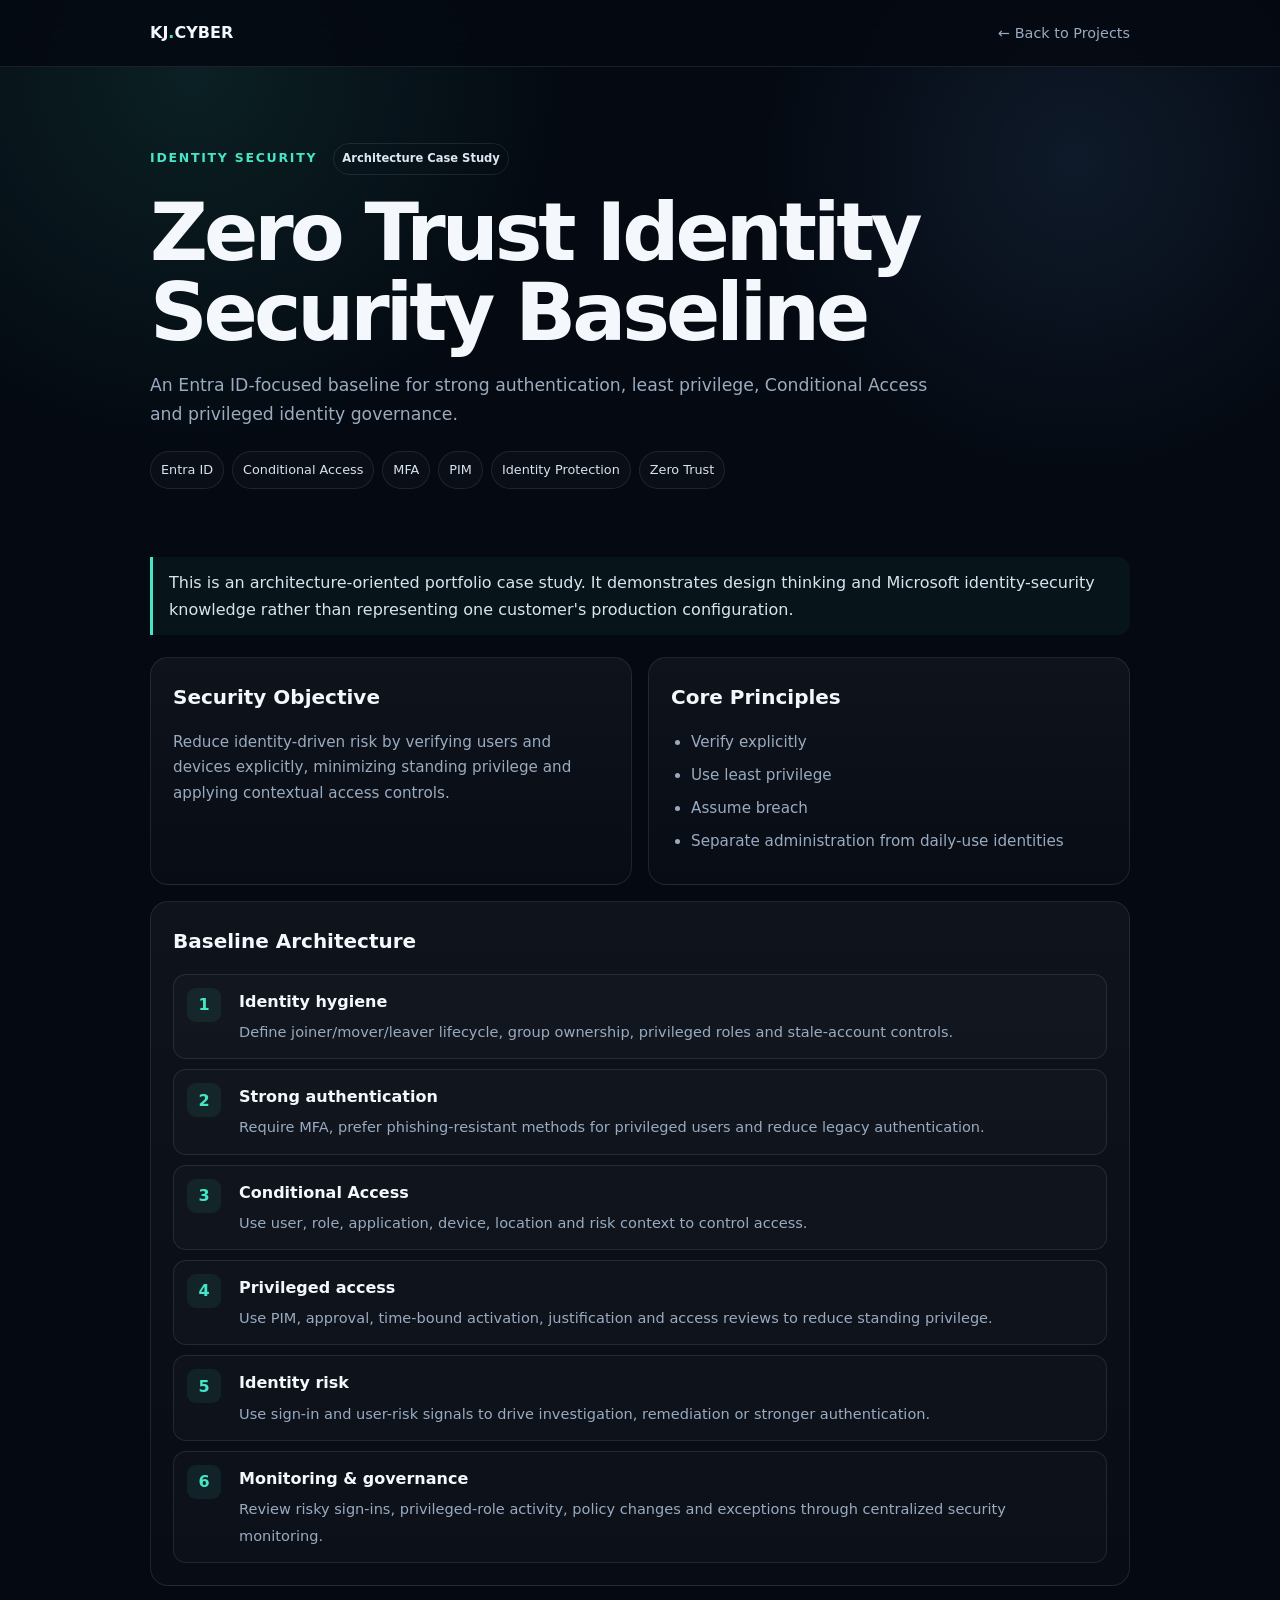
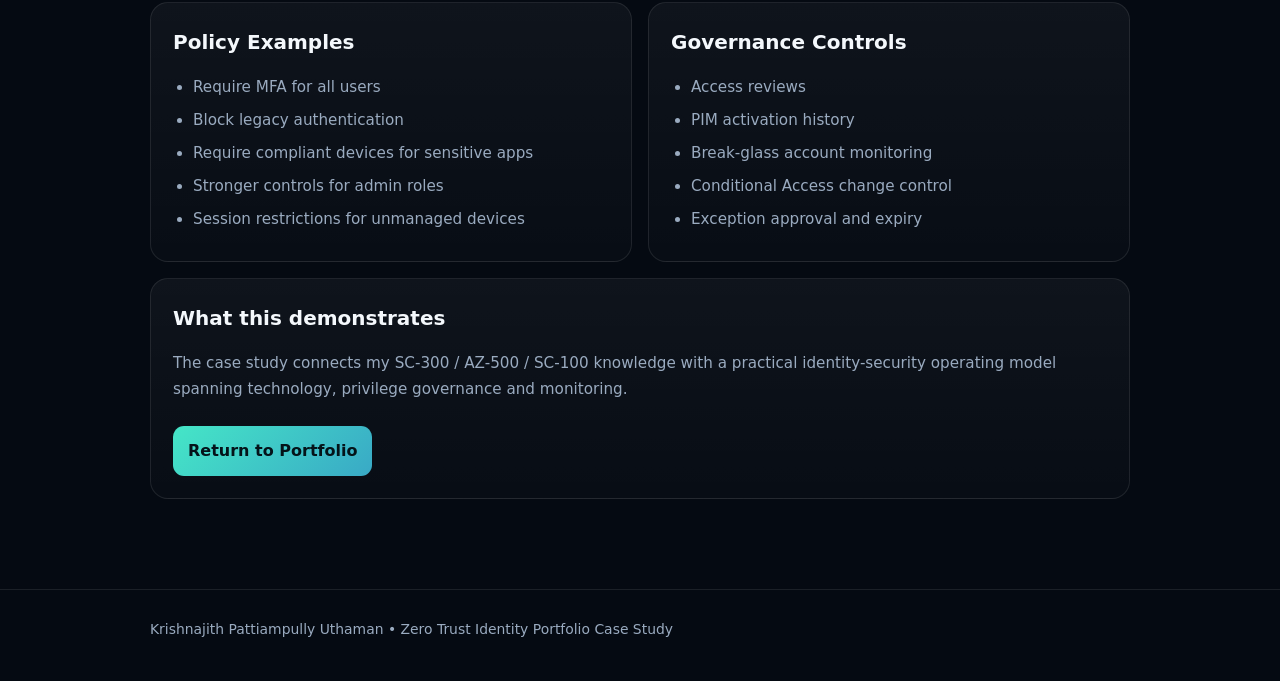
<file: projects/zero-trust-identity.html>
<!DOCTYPE html><html lang="en"><head><meta charset="UTF-8"><meta name="viewport" content="width=device-width,initial-scale=1"><meta name="description" content="Zero Trust identity security baseline portfolio case study by Krishnajith."><title>Zero Trust Identity Security Baseline | Krishnajith</title><link rel="stylesheet" href="project.css"></head><body><nav><div class="wrap nav"><a class="brand" href="../index.html">KJ<b>.</b>CYBER</a><a class="back" href="../index.html#projects">← Back to Projects</a></div></nav><header><div class="wrap"><div class="eyebrow">Identity Security <span class="status">Architecture Case Study</span></div><h1>Zero Trust Identity Security Baseline</h1><p>An Entra ID-focused baseline for strong authentication, least privilege, Conditional Access and privileged identity governance.</p><div class="tags"><span class="tag">Entra ID</span><span class="tag">Conditional Access</span><span class="tag">MFA</span><span class="tag">PIM</span><span class="tag">Identity Protection</span><span class="tag">Zero Trust</span></div></div></header><main><div class="wrap"><div class="note">This is an architecture-oriented portfolio case study. It demonstrates design thinking and Microsoft identity-security knowledge rather than representing one customer's production configuration.</div><div class="grid"><section class="card"><h2>Security Objective</h2><p>Reduce identity-driven risk by verifying users and devices explicitly, minimizing standing privilege and applying contextual access controls.</p></section><section class="card"><h2>Core Principles</h2><ul><li>Verify explicitly</li><li>Use least privilege</li><li>Assume breach</li><li>Separate administration from daily-use identities</li></ul></section><section class="card wide"><h2>Baseline Architecture</h2><div class="flow"><div class="step"><b>1</b><div><strong>Identity hygiene</strong><span>Define joiner/mover/leaver lifecycle, group ownership, privileged roles and stale-account controls.</span></div></div><div class="step"><b>2</b><div><strong>Strong authentication</strong><span>Require MFA, prefer phishing-resistant methods for privileged users and reduce legacy authentication.</span></div></div><div class="step"><b>3</b><div><strong>Conditional Access</strong><span>Use user, role, application, device, location and risk context to control access.</span></div></div><div class="step"><b>4</b><div><strong>Privileged access</strong><span>Use PIM, approval, time-bound activation, justification and access reviews to reduce standing privilege.</span></div></div><div class="step"><b>5</b><div><strong>Identity risk</strong><span>Use sign-in and user-risk signals to drive investigation, remediation or stronger authentication.</span></div></div><div class="step"><b>6</b><div><strong>Monitoring &amp; governance</strong><span>Review risky sign-ins, privileged-role activity, policy changes and exceptions through centralized security monitoring.</span></div></div></div></section><section class="card"><h2>Policy Examples</h2><ul><li>Require MFA for all users</li><li>Block legacy authentication</li><li>Require compliant devices for sensitive apps</li><li>Stronger controls for admin roles</li><li>Session restrictions for unmanaged devices</li></ul></section><section class="card"><h2>Governance Controls</h2><ul><li>Access reviews</li><li>PIM activation history</li><li>Break-glass account monitoring</li><li>Conditional Access change control</li><li>Exception approval and expiry</li></ul></section><section class="card wide"><h2>What this demonstrates</h2><p>The case study connects my SC-300 / AZ-500 / SC-100 knowledge with a practical identity-security operating model spanning technology, privilege governance and monitoring.</p><div class="actions"><a class="btn primary" href="../index.html#projects">Return to Portfolio</a></div></section></div></div></main><footer><div class="wrap">Krishnajith Pattiampully Uthaman • Zero Trust Identity Portfolio Case Study</div></footer></body></html>
</file>
<file: enterprise-cybersecurity-governance-framework/styles.css>
:root{--bg:#f4f3ee;--surface:#fff;--surface-soft:#edf0ea;--ink:#112019;--muted:#66756d;--forest:#0a2b21;--forest-2:#123c2f;--mint:#baf0d3;--lime:#ddf876;--line:rgba(17,32,25,.13);--line-dark:rgba(255,255,255,.13);--danger:#b84a42;--amber:#bd6a1f;--mid:#817421;--shadow:0 22px 70px rgba(16,44,34,.10);--max:1240px}
*{box-sizing:border-box}html{scroll-behavior:smooth}body{margin:0;background:var(--bg);color:var(--ink);font-family:Inter,ui-sans-serif,system-ui,-apple-system,BlinkMacSystemFont,"Segoe UI",sans-serif;line-height:1.55;-webkit-font-smoothing:antialiased}a{color:inherit;text-decoration:none}button,input{font:inherit}button{color:inherit}.skip-link{position:fixed;left:14px;top:-80px;z-index:200;background:var(--lime);color:var(--ink);padding:10px 14px;border-radius:8px;font-weight:800}.skip-link:focus{top:14px}.site-header{position:sticky;top:0;z-index:100;height:74px;display:flex;align-items:center;justify-content:space-between;gap:24px;padding:0 max(4vw,24px);background:rgba(7,28,22,.94);backdrop-filter:blur(16px);color:#fff;border-bottom:1px solid rgba(255,255,255,.10)}.brand{display:flex;align-items:center;gap:12px;min-width:220px}.brand-mark{display:grid;place-items:center;width:38px;height:38px;border:1px solid rgba(255,255,255,.24);border-radius:11px;color:var(--lime);font-size:.78rem;font-weight:900;letter-spacing:.08em}.brand-copy strong,.brand-copy small{display:block}.brand-copy strong{font-size:.9rem}.brand-copy small{font-size:.68rem;color:#9cb5aa;margin-top:2px}.site-header nav{display:flex;align-items:center;gap:23px;color:#c5d5ce;font-size:.78rem;font-weight:800}.site-header nav a{transition:.18s}.site-header nav a:hover{color:var(--lime)}.header-cta{display:inline-flex;align-items:center;justify-content:center;border:1px solid rgba(255,255,255,.2);border-radius:999px;padding:9px 14px;color:#fff;font-size:.77rem;font-weight:850}.header-cta:hover{border-color:var(--lime);color:var(--lime)}
.hero{min-height:690px;padding:92px max(5vw,34px) 82px;display:grid;grid-template-columns:minmax(0,1.25fr) minmax(330px,.72fr);gap:7vw;align-items:center;color:#fff;background:radial-gradient(circle at 83% 18%,rgba(221,248,118,.12),transparent 24%),radial-gradient(circle at 15% 85%,rgba(186,240,211,.09),transparent 28%),linear-gradient(138deg,#071c16 0%,#0b3024 62%,#08241b 100%)}.hero-content{max-width:860px}.eyebrow{display:flex;flex-wrap:wrap;gap:10px 16px;color:#9bb9ac;text-transform:uppercase;letter-spacing:.13em;font-size:.65rem;font-weight:900}.eyebrow span+span{position:relative;padding-left:16px}.eyebrow span+span:before{content:"";position:absolute;left:0;top:50%;width:3px;height:3px;border-radius:50%;background:#668478}.hero h1{font-size:clamp(3.3rem,6.5vw,6.65rem);line-height:.93;letter-spacing:-.06em;margin:24px 0 28px;max-width:900px}.hero h1 em{font-family:Georgia,"Times New Roman",serif;font-weight:400;color:var(--lime)}.hero-lede{max-width:800px;font-size:clamp(1.03rem,1.45vw,1.22rem);color:#c6d7cf;margin:0}.hero-actions{display:flex;flex-wrap:wrap;gap:10px;margin:31px 0 32px}.btn{display:inline-flex;align-items:center;justify-content:center;gap:18px;padding:12px 17px;border-radius:10px;font-size:.85rem;font-weight:900;transition:transform .16s ease,box-shadow .16s ease,border-color .16s ease}.btn:hover{transform:translateY(-2px)}.btn-primary{background:var(--lime);color:#10241b;box-shadow:0 12px 32px rgba(221,248,118,.12)}.btn-secondary{border:1px solid rgba(255,255,255,.20);color:#fff;background:rgba(255,255,255,.04)}.btn-ghost{color:#aac0b6}.btn.large{padding:14px 19px;font-size:.9rem}.hero-proof{display:grid;grid-template-columns:repeat(4,1fr);gap:1px;background:rgba(255,255,255,.12);border:1px solid rgba(255,255,255,.12);border-radius:14px;overflow:hidden;max-width:760px}.hero-proof div{padding:15px;background:rgba(4,20,14,.36)}.hero-proof strong,.hero-proof span{display:block}.hero-proof strong{font-size:1.35rem;color:#fff}.hero-proof span{font-size:.68rem;color:#91aa9f;margin-top:3px}.disclosure{font-size:.72rem;color:#86a197;max-width:760px;margin:17px 0 0}.disclosure strong{color:#b9cdc4}.executive-card{border:1px solid rgba(255,255,255,.14);border-radius:24px;padding:28px;background:rgba(2,15,10,.42);box-shadow:0 30px 80px rgba(0,0,0,.22)}.card-label,.section-kicker{text-transform:uppercase;letter-spacing:.14em;font-size:.65rem;font-weight:900}.card-label{color:var(--lime)}.executive-card h2{font-size:1.55rem;line-height:1.15;margin:13px 0 12px}.executive-card>p{color:#a9c0b6;font-size:.88rem;margin:0 0 18px}.executive-chain{display:grid;gap:0}.executive-chain div{display:grid;grid-template-columns:34px 1fr;column-gap:12px;padding:15px 0;border-top:1px solid rgba(255,255,255,.10)}.executive-chain div>span{grid-row:1/3;display:grid;place-items:center;width:34px;height:34px;border-radius:50%;background:rgba(221,248,118,.10);color:var(--lime);font-size:.63rem;font-weight:900}.executive-chain strong,.executive-chain small{display:block}.executive-chain strong{font-size:.85rem}.executive-chain small{font-size:.68rem;color:#8ea89c;margin-top:2px}.snapshot{width:min(var(--max),92%);margin:-34px auto 0;position:relative;z-index:10;display:grid;grid-template-columns:repeat(6,1fr);background:#fff;border-radius:17px;box-shadow:var(--shadow);overflow:hidden}.snapshot div{padding:21px;border-right:1px solid var(--line)}.snapshot div:last-child{border-right:0}.snapshot span,.snapshot strong{display:block}.snapshot span{font-size:.64rem;color:var(--muted);text-transform:uppercase;letter-spacing:.08em;font-weight:800}.snapshot strong{font-size:1.08rem;color:var(--forest);margin-top:5px}
.section{padding:96px max(4vw,24px);scroll-margin-top:72px}.section>*{width:min(var(--max),100%);margin-left:auto;margin-right:auto}.section-heading{display:grid;grid-template-columns:1.1fr .9fr;gap:8vw;align-items:end;margin-bottom:40px}.compact-heading{margin-bottom:30px}.section-kicker{display:block;color:#4a7865;margin-bottom:13px}.section-heading h2{font-size:clamp(2.25rem,4.35vw,4.65rem);line-height:.99;letter-spacing:-.055em;margin:0}.section-heading p{margin:0;color:var(--muted);font-size:.98rem;max-width:620px}.problem-grid{display:grid;grid-template-columns:repeat(4,1fr);gap:12px}.problem-grid article{padding:25px;border:1px solid var(--line);border-radius:16px;background:rgba(255,255,255,.48)}.problem-grid article>span{display:inline-grid;place-items:center;width:34px;height:34px;border-radius:50%;background:#e3e8e2;color:#45695a;font-size:.65rem;font-weight:900}.problem-grid h3{font-size:1.12rem;margin:17px 0 8px}.problem-grid p{margin:0;color:var(--muted);font-size:.82rem}.alt{background:#e9e9e2}.toolbar{display:flex;align-items:center;justify-content:space-between;gap:18px;margin-bottom:18px}.filter-group{display:flex;flex-wrap:wrap;gap:7px}.filter,.jewel-filter{border:1px solid var(--line);background:transparent;border-radius:999px;padding:8px 12px;font-size:.73rem;font-weight:850;cursor:pointer}.filter span{display:inline-grid;place-items:center;margin-left:5px;min-width:18px;height:18px;padding:0 5px;border-radius:999px;background:rgba(17,32,25,.08);font-size:.59rem}.filter.active{background:var(--forest);border-color:var(--forest);color:#fff}.filter.active span{background:rgba(255,255,255,.15)}.search input{width:min(320px,70vw);border:1px solid var(--line);border-radius:10px;background:#fff;color:var(--ink);padding:10px 13px;outline:none}.search input:focus{border-color:#447a65;box-shadow:0 0 0 3px rgba(68,122,101,.12)}.criticality-layout{display:grid;grid-template-columns:minmax(0,1.65fr) minmax(300px,.65fr);gap:17px;align-items:start}.table-wrap{background:#fff;border:1px solid var(--line);border-radius:15px;overflow:auto}table{width:100%;border-collapse:collapse;min-width:760px}th{text-align:left;padding:14px 16px;color:#718077;font-size:.62rem;text-transform:uppercase;letter-spacing:.09em;border-bottom:1px solid var(--line)}td{padding:15px 16px;border-bottom:1px solid var(--line);font-size:.81rem}tbody tr{cursor:pointer;transition:.14s}tbody tr:hover,tbody tr.selected{background:#eff7f1}tbody tr:last-child td{border-bottom:0}.criticality-badge{display:inline-flex;padding:5px 8px;border-radius:999px;font-size:.63rem;font-weight:900}.criticality-badge.critical{background:#f7e5e3;color:var(--danger)}.criticality-badge.high{background:#fff0de;color:#a95f1b}.criticality-badge.medium{background:#f3efcf;color:#746918}.empty-state{padding:22px;color:var(--muted)}.detail-panel{position:sticky;top:92px;min-height:306px;padding:24px;border-radius:15px;background:var(--forest);color:#fff}.detail-label{display:block;color:var(--mint);font-size:.62rem;text-transform:uppercase;letter-spacing:.12em;font-weight:900}.detail-panel h3{font-size:1.6rem;line-height:1.1;margin:11px 0}.detail-panel p{font-size:.84rem;color:#bfd1c8}.detail-meta{display:grid;grid-template-columns:1fr 1fr;gap:9px;margin:20px 0}.detail-meta div{padding:11px;border:1px solid rgba(255,255,255,.12);border-radius:9px}.detail-meta span,.detail-meta strong{display:block}.detail-meta span{font-size:.57rem;text-transform:uppercase;color:#8da99c}.detail-meta strong{font-size:.73rem;margin-top:4px}.subsection-heading{margin-top:52px!important;margin-bottom:18px!important}.subsection-heading>span{color:#4a7865;text-transform:uppercase;letter-spacing:.12em;font-weight:900;font-size:.64rem}.subsection-heading h3{font-size:1.7rem;line-height:1.1;margin:7px 0 5px}.subsection-heading p{margin:0;color:var(--muted);font-size:.83rem}.impact-grid{display:grid;grid-template-columns:165px repeat(6,1fr);border:1px solid var(--line);border-radius:14px;overflow:hidden;background:#fff}.impact-cell{min-height:60px;padding:12px;border-right:1px solid var(--line);border-bottom:1px solid var(--line);display:flex;align-items:center;font-size:.73rem}.impact-cell.header{background:#f0f2ed;color:#66756d;font-size:.58rem;text-transform:uppercase;letter-spacing:.06em;font-weight:900}.impact-cell.process{font-weight:850}.impact-cell.value{justify-content:center}.impact-cell.value span{display:inline-flex;justify-content:center;min-width:54px;border-radius:999px;padding:5px 7px;font-size:.6rem;font-weight:900}.impact-cell.value.low span{background:#edf0ed;color:#68746e}.impact-cell.value.medium span{background:#f1edca;color:#756a1d}.impact-cell.value.high span{background:#f8e4e2;color:#a6423b}.legend{display:flex;justify-content:flex-end;align-items:center;gap:7px;margin-top:12px;color:var(--muted);font-size:.66rem}.legend i{width:9px;height:9px;border-radius:50%;margin-left:7px}.legend .low{background:#b7bfba}.legend .medium{background:#d1c441}.legend .high{background:#d66a61}
.dark{background:var(--forest);color:#fff}.dark .section-kicker{color:var(--mint)}.dark .section-heading p{color:#a8beb5}.jewel-controls{display:flex;flex-wrap:wrap;gap:7px;margin-bottom:20px}.jewel-filter{border-color:rgba(255,255,255,.16);color:#b8ccc3}.jewel-filter.active{background:var(--lime);border-color:var(--lime);color:#10241b}.jewel-grid{display:grid;grid-template-columns:repeat(4,1fr);gap:12px}.jewel-card{border:1px solid rgba(255,255,255,.13);border-radius:15px;padding:21px;background:rgba(255,255,255,.035)}.asset-type{color:var(--mint);font-size:.6rem;text-transform:uppercase;letter-spacing:.09em;font-weight:900}.jewel-card h3{font-size:1.02rem;line-height:1.2;margin:10px 0 8px}.jewel-card p{font-size:.73rem;color:#9fb5ab;min-height:50px;margin:0}.cia-row{display:grid;grid-template-columns:repeat(3,1fr);gap:5px;margin-top:16px}.cia-row div{padding:7px 5px;text-align:center;border-radius:7px;background:rgba(255,255,255,.06)}.cia-row span,.cia-row strong{display:block}.cia-row span{font-size:.5rem;color:#87a398;text-transform:uppercase}.cia-row strong{font-size:.64rem;margin-top:2px}.cia-row div.high{background:rgba(221,248,118,.15);color:var(--lime)}
.governance-grid{display:grid;grid-template-columns:1.35fr repeat(3,1fr);gap:12px}.governance-card{padding:25px;border:1px solid var(--line);border-radius:16px;background:#fff}.governance-card.featured{background:var(--forest);color:#fff}.governance-card>span{display:block;text-transform:uppercase;letter-spacing:.11em;font-size:.61rem;font-weight:900;color:#4a7865}.governance-card.featured>span{color:var(--mint)}.governance-card h3{font-size:1.18rem;line-height:1.18;margin:12px 0 8px}.governance-card p{margin:0;color:var(--muted);font-size:.79rem}.governance-card.featured p{color:#b7cbc1}.mini-tags{display:flex;flex-wrap:wrap;gap:6px;margin-top:18px}.mini-tags b{font-size:.6rem;padding:6px 8px;border-radius:999px;border:1px solid rgba(255,255,255,.14);color:#d5e2dc}.decision-model{margin-top:18px!important;padding:28px;border:1px solid var(--line);border-radius:17px;background:#e7ebe6}.decision-intro{display:flex;justify-content:space-between;align-items:end;gap:28px;margin-bottom:18px}.decision-intro h3{font-size:1.45rem;max-width:680px;margin:0}.decision-steps{display:grid;grid-template-columns:repeat(5,1fr);gap:1px;background:var(--line);border:1px solid var(--line);border-radius:13px;overflow:hidden}.decision-steps article{padding:20px;background:#fff}.decision-steps span,.decision-steps strong,.decision-steps small{display:block}.decision-steps span{font-size:.61rem;color:#54816f;font-weight:900}.decision-steps strong{margin:10px 0 6px}.decision-steps small{font-size:.68rem;color:var(--muted)}.metrics-section{background:#e8e8e1}.metric-cards{display:grid;grid-template-columns:repeat(4,1fr);gap:12px}.metric-cards article{padding:24px;border:1px solid var(--line);border-radius:16px;background:#fff}.metric-cards article.accent{background:var(--lime)}.metric-cards article>span{display:inline-grid;place-items:center;width:40px;height:40px;border-radius:10px;background:#e5ebe6;color:var(--forest);font-size:.68rem;font-weight:950}.metric-cards article.accent>span{background:var(--forest);color:var(--lime)}.metric-cards h3{font-size:1.15rem;margin:16px 0 8px}.metric-cards p{font-size:.79rem;color:var(--muted);min-height:73px}.metric-cards article.accent p{color:#3d5749}.metric-cards strong,.metric-cards small{display:block}.metric-cards strong{font-size:.67rem;text-transform:uppercase;letter-spacing:.09em;color:#4b7966}.metric-cards article.accent strong{color:#37533f}.metric-cards small{font-size:.7rem;color:#728077;margin-top:4px}.metric-cards article.accent small{color:#405648}.assurance-grid{display:grid;grid-template-columns:repeat(4,1fr);gap:12px}.assurance-grid div{padding:24px;border-top:3px solid var(--forest);background:#fff;border-radius:0 0 14px 14px;box-shadow:0 10px 30px rgba(16,44,34,.05)}.assurance-grid span,.assurance-grid strong{display:block}.assurance-grid span{text-transform:uppercase;letter-spacing:.1em;font-size:.6rem;font-weight:900;color:#5b806f}.assurance-grid strong{font-size:1.03rem;margin:9px 0}.assurance-grid p{margin:0;color:var(--muted);font-size:.76rem}
.deliverables{background:#dfe1d9}.primary-download{display:grid;grid-template-columns:1.3fr .7fr;gap:34px;align-items:center;padding:30px;border-radius:18px;background:var(--forest);color:#fff;box-shadow:var(--shadow)}.availability{display:inline-flex;align-items:center;gap:7px;padding:6px 9px;border-radius:999px;background:var(--lime);color:#173021;text-transform:uppercase;letter-spacing:.08em;font-size:.58rem;font-weight:950}.availability:before{content:"";width:6px;height:6px;border-radius:50%;background:#173021}.download-copy h3{font-size:1.9rem;line-height:1.1;margin:14px 0 11px}.download-copy p{margin:0;color:#b8ccc2;font-size:.87rem}.download-copy p strong{color:#fff}.download-meta{display:flex;flex-wrap:wrap;gap:7px;margin-top:18px}.download-meta span{padding:6px 8px;border:1px solid rgba(255,255,255,.14);border-radius:999px;font-size:.61rem;color:#d6e2dc}.download-actions{display:flex;flex-direction:column;align-items:stretch;gap:10px}.download-actions .btn{width:100%}.text-link{text-align:center;color:#bcd0c6;font-size:.75rem;font-weight:800}.text-link:hover{color:var(--lime)}.download-grid{display:grid;grid-template-columns:repeat(3,1fr);gap:12px;margin-top:14px!important}.download-card{display:grid;grid-template-columns:62px 1fr;gap:16px;padding:22px;border:1px solid var(--line);border-radius:15px;background:#f8f8f3;transition:transform .16s ease,box-shadow .16s ease}.download-card:hover{transform:translateY(-3px);box-shadow:0 16px 44px rgba(16,44,34,.10)}.file-icon{display:grid;place-items:center;width:58px;height:58px;border-radius:13px;background:#e5ebe5;color:var(--forest);font-size:.62rem;font-weight:950;letter-spacing:.05em}.download-card span{display:block;text-transform:uppercase;letter-spacing:.09em;color:#557867;font-size:.58rem;font-weight:900}.download-card h3{font-size:1.04rem;margin:7px 0 7px}.download-card p{font-size:.73rem;color:var(--muted);margin:0 0 12px}.download-card strong{font-size:.72rem;color:var(--forest)}.review-guide{display:grid;grid-template-columns:.65fr 1.35fr;gap:52px;margin-top:28px!important;padding:27px 30px;border-radius:16px;background:#fff}.review-guide h3{font-size:1.45rem;margin:8px 0 0}.review-guide ul{margin:0;padding-left:18px;color:var(--muted);font-size:.8rem}.review-guide li+li{margin-top:8px}.review-guide li strong{color:var(--ink)}.project-note{margin-top:14px!important;color:#5e6c65;font-size:.71rem}footer{display:flex;justify-content:space-between;align-items:center;gap:24px;padding:31px max(4vw,24px);background:#061712;color:#fff}footer strong,footer span{display:block}footer strong{font-size:.85rem}footer span{font-size:.68rem;color:#88a59a;margin-top:4px}.footer-links{display:flex;gap:18px}.footer-links a{color:var(--lime);font-size:.72rem;font-weight:850}.sr-only{position:absolute;width:1px;height:1px;padding:0;margin:-1px;overflow:hidden;clip:rect(0,0,0,0);white-space:nowrap;border:0}
@media(max-width:1080px){.site-header nav{display:none}.hero{grid-template-columns:1fr;gap:38px}.executive-card{max-width:720px}.snapshot{grid-template-columns:repeat(3,1fr)}.problem-grid,.metric-cards,.assurance-grid{grid-template-columns:1fr 1fr}.governance-grid{grid-template-columns:1fr 1fr}.jewel-grid{grid-template-columns:1fr 1fr}.criticality-layout{grid-template-columns:1fr}.detail-panel{position:static}.decision-steps{grid-template-columns:1fr 1fr}.decision-steps article:last-child{grid-column:1/-1}.download-grid{grid-template-columns:1fr}.primary-download{grid-template-columns:1fr}.download-actions{max-width:340px}.section-heading{gap:5vw}}
@media(max-width:720px){.site-header{padding:0 18px}.brand-copy small{display:none}.header-cta{display:none}.hero{padding:68px 20px 66px;min-height:auto}.hero h1{font-size:clamp(2.8rem,14vw,4.7rem)}.hero-proof{grid-template-columns:1fr 1fr}.snapshot{grid-template-columns:1fr 1fr;margin-top:-24px}.snapshot div:nth-child(2n){border-right:0}.section{padding:72px 20px}.section-heading{grid-template-columns:1fr;gap:16px}.section-heading h2{font-size:clamp(2.25rem,11vw,3.6rem)}.problem-grid,.metric-cards,.assurance-grid,.governance-grid,.jewel-grid{grid-template-columns:1fr}.toolbar{align-items:stretch;flex-direction:column}.search input{width:100%}.impact-grid{overflow-x:auto;grid-template-columns:150px repeat(6,95px)}.decision-intro{align-items:flex-start;flex-direction:column}.decision-steps{grid-template-columns:1fr}.decision-steps article:last-child{grid-column:auto}.review-guide{grid-template-columns:1fr;gap:20px}.download-card{grid-template-columns:52px 1fr}.file-icon{width:50px;height:50px}.footer-links{flex-direction:column;gap:6px}footer{align-items:flex-start;flex-direction:column}.eyebrow span+span{padding-left:0}.eyebrow span+span:before{display:none}}
@media(max-width:460px){.snapshot{grid-template-columns:1fr}.snapshot div{border-right:0;border-bottom:1px solid var(--line)}.snapshot div:last-child{border-bottom:0}.hero-proof{grid-template-columns:1fr}.hero-actions .btn{width:100%}.executive-card{padding:22px}.primary-download{padding:22px}.download-actions{max-width:none}.review-guide{padding:23px}.problem-grid article,.metric-cards article,.assurance-grid div,.governance-card{padding:21px}}
</file>
<file: soc-l1-alert-triage-automation/styles.css>
:root {
  color-scheme: dark;
  --bg: #07101d;
  --bg-soft: #0b1727;
  --panel: rgba(15, 31, 50, 0.82);
  --line: rgba(151, 180, 217, 0.18);
  --text: #eef6ff;
  --muted: #9db0c8;
  --green: #55e3ae;
  --blue: #6aa4ff;
  --amber: #ffc766;
  --red: #ff6f7f;
  --shadow: 0 24px 70px rgba(0, 0, 0, 0.28);
  --radius: 18px;
}

* { box-sizing: border-box; }
html { scroll-behavior: smooth; }
body {
  margin: 0;
  min-width: 320px;
  color: var(--text);
  background:
    radial-gradient(circle at 12% 2%, rgba(59, 129, 255, 0.14), transparent 30rem),
    radial-gradient(circle at 88% 18%, rgba(85, 227, 174, 0.08), transparent 26rem),
    var(--bg);
  font-family: Inter, ui-sans-serif, system-ui, -apple-system, BlinkMacSystemFont, "Segoe UI", sans-serif;
  line-height: 1.6;
}

a { color: inherit; }
button, a { -webkit-tap-highlight-color: transparent; }
button { font: inherit; }
.shell { width: min(1160px, calc(100% - 40px)); margin-inline: auto; }
.skip-link { position: fixed; left: 1rem; top: -5rem; z-index: 100; padding: 0.7rem 1rem; color: #07101d; background: var(--green); border-radius: 0.5rem; }
.skip-link:focus { top: 1rem; }

.site-header {
  position: sticky;
  top: 0;
  z-index: 50;
  display: grid;
  grid-template-columns: 1fr auto 1fr;
  align-items: center;
  gap: 1rem;
  min-height: 72px;
  padding: 0 4vw;
  border-bottom: 1px solid var(--line);
  background: rgba(7, 16, 29, 0.82);
  backdrop-filter: blur(16px);
}
.brand { display: inline-flex; align-items: center; gap: 0.7rem; text-decoration: none; font-weight: 750; }
.brand-mark { display: grid; place-items: center; width: 38px; aspect-ratio: 1; border: 1px solid rgba(85, 227, 174, 0.5); border-radius: 11px; color: var(--green); background: rgba(85, 227, 174, 0.08); letter-spacing: -0.04em; }
nav { display: flex; gap: 1.6rem; }
nav a { color: var(--muted); text-decoration: none; font-size: 0.92rem; font-weight: 650; }
nav a:hover, nav a:focus-visible, footer a:hover { color: var(--green); }
.site-header > .button { justify-self: end; }

.hero { padding-block: clamp(5rem, 10vw, 9rem) 5rem; text-align: center; }
.eyebrow, .kicker { color: var(--green); font-size: 0.78rem; font-weight: 800; letter-spacing: 0.16em; text-transform: uppercase; }
.eyebrow { display: inline-flex; align-items: center; gap: 0.6rem; padding: 0.45rem 0.8rem; border: 1px solid rgba(85, 227, 174, 0.25); border-radius: 99px; background: rgba(85, 227, 174, 0.06); }
.pulse { width: 7px; aspect-ratio: 1; border-radius: 50%; background: var(--green); box-shadow: 0 0 0 6px rgba(85, 227, 174, 0.09); }
h1 { max-width: 930px; margin: 1.3rem auto 1rem; font-size: clamp(2.7rem, 7vw, 6.3rem); line-height: 0.98; letter-spacing: -0.065em; }
h1 span { color: var(--green); }
.hero-copy { max-width: 760px; margin: 1.5rem auto 0; color: var(--muted); font-size: clamp(1rem, 2vw, 1.2rem); }
.hero-actions { display: flex; flex-wrap: wrap; justify-content: center; gap: 0.8rem; margin-top: 2rem; }
.button { display: inline-flex; align-items: center; justify-content: center; min-height: 48px; padding: 0.75rem 1.1rem; border: 1px solid transparent; border-radius: 11px; font-weight: 760; text-decoration: none; cursor: pointer; transition: 160ms ease; }
.button:hover, .button:focus-visible { transform: translateY(-2px); }
.button.primary { color: #04130e; background: linear-gradient(135deg, var(--green), #77c8ff); box-shadow: 0 12px 32px rgba(85, 227, 174, 0.18); }
.button.ghost { border-color: var(--line); color: var(--text); background: rgba(255, 255, 255, 0.025); }
.button.ghost:hover { border-color: rgba(85, 227, 174, 0.5); }
.button.small { min-height: 40px; padding: 0.5rem 0.85rem; font-size: 0.88rem; }

.metric-grid { display: grid; grid-template-columns: repeat(4, 1fr); gap: 1px; max-width: 900px; margin: 4.5rem auto 0; overflow: hidden; border: 1px solid var(--line); border-radius: var(--radius); background: var(--line); box-shadow: var(--shadow); }
.metric-grid article { display: flex; flex-direction: column; padding: 1.5rem 1rem; background: rgba(10, 24, 40, 0.95); }
.metric-grid strong { color: var(--text); font-size: 1.8rem; letter-spacing: -0.04em; }
.metric-grid span { color: var(--muted); font-size: 0.82rem; }

.section { padding-block: clamp(4.5rem, 8vw, 7.5rem); }
.section-heading { max-width: 690px; margin-bottom: 2.2rem; }
.section-heading .kicker, .cta-card .kicker { margin: 0 0 0.5rem; }
h2 { margin: 0; font-size: clamp(2rem, 4.2vw, 3.5rem); line-height: 1.08; letter-spacing: -0.045em; }
.section-heading > p:last-child, .split-heading > p { color: var(--muted); }
.split-heading { display: grid; grid-template-columns: 1.2fr 0.8fr; gap: 3rem; align-items: end; max-width: none; }

.pipeline { display: grid; grid-template-columns: 1fr auto 1fr auto 1fr auto 1fr auto 1fr; align-items: center; gap: 0.6rem; }
.stage { min-height: 140px; padding: 1.2rem; border: 1px solid var(--line); border-radius: 15px; background: linear-gradient(145deg, rgba(18, 39, 62, 0.8), rgba(10, 24, 40, 0.7)); }
.stage span { display: block; color: var(--green); font: 750 0.72rem ui-monospace, SFMono-Regular, Menlo, monospace; }
.stage strong { display: block; margin-top: 1.4rem; font-size: 1.05rem; }
.stage small { color: var(--muted); }
.connector { color: #54708f; }

.demo-wrap { border-block: 1px solid var(--line); background: rgba(7, 20, 35, 0.72); }
.scenario-tabs { display: flex; gap: 0.5rem; overflow-x: auto; padding-bottom: 0.8rem; scrollbar-width: thin; }
.scenario-tabs button { flex: 0 0 auto; min-height: 44px; padding: 0.65rem 0.9rem; border: 1px solid var(--line); border-radius: 99px; color: var(--muted); background: transparent; cursor: pointer; }
.scenario-tabs button[aria-selected="true"] { border-color: rgba(85, 227, 174, 0.7); color: #04130e; background: var(--green); font-weight: 750; }
.demo-grid { display: grid; grid-template-columns: minmax(0, 0.85fr) minmax(0, 1.15fr); gap: 1rem; margin-top: 1rem; }
.panel { min-width: 0; padding: clamp(1.2rem, 2.5vw, 2rem); border: 1px solid var(--line); border-radius: var(--radius); background: var(--panel); box-shadow: var(--shadow); }
.panel-heading { display: flex; justify-content: space-between; align-items: flex-start; gap: 1rem; }
.panel-label { color: var(--muted); font: 720 0.72rem ui-monospace, SFMono-Regular, Menlo, monospace; letter-spacing: 0.1em; text-transform: uppercase; }
.panel h3 { margin: 0.25rem 0 0; font-size: 1.35rem; line-height: 1.25; }
.severity { padding: 0.28rem 0.6rem; border: 1px solid rgba(255, 111, 127, 0.4); border-radius: 99px; color: #ff9aa5; background: rgba(255, 111, 127, 0.08); font: 800 0.72rem ui-monospace, SFMono-Regular, Menlo, monospace; }
.severity.medium { border-color: rgba(255, 199, 102, 0.42); color: var(--amber); background: rgba(255, 199, 102, 0.08); }
.severity.low { border-color: rgba(85, 227, 174, 0.4); color: var(--green); background: rgba(85, 227, 174, 0.08); }
.alert-details { display: grid; grid-template-columns: 1fr 1fr; gap: 0; margin: 1.5rem 0; border: 1px solid var(--line); border-radius: 12px; overflow: hidden; }
.alert-details div { padding: 0.75rem; border-bottom: 1px solid var(--line); }
.alert-details div:nth-child(odd) { border-right: 1px solid var(--line); }
.alert-details div:nth-last-child(-n+2) { border-bottom: 0; }
.alert-details dt { color: var(--muted); font-size: 0.72rem; text-transform: uppercase; letter-spacing: 0.08em; }
.alert-details dd { margin: 0.2rem 0 0; overflow-wrap: anywhere; font-size: 0.9rem; }
details { margin: 1rem 0; border-block: 1px solid var(--line); }
summary { padding: 0.75rem 0; color: var(--muted); cursor: pointer; }
pre { max-height: 250px; margin: 0 0 0.9rem; overflow: auto; border-radius: 9px; color: #c8dcf2; background: #050b13; }
code { font: 0.75rem/1.6 ui-monospace, SFMono-Regular, Menlo, monospace; }
pre code { display: block; padding: 1rem; }
.run-button { width: 100%; margin-top: 0.5rem; }

.result-panel { position: relative; min-height: 560px; }
.empty-state { display: grid; place-items: center; align-content: center; height: 100%; min-height: 460px; text-align: center; }
.empty-state p { max-width: 440px; color: var(--muted); }
.radar { position: relative; width: 120px; aspect-ratio: 1; margin-bottom: 1rem; border: 1px solid rgba(85, 227, 174, 0.35); border-radius: 50%; background: repeating-radial-gradient(circle, transparent 0 18px, rgba(85, 227, 174, 0.12) 19px 20px); overflow: hidden; }
.radar::before, .radar::after { content: ""; position: absolute; background: rgba(85, 227, 174, 0.17); }
.radar::before { width: 1px; height: 100%; left: 50%; }
.radar::after { height: 1px; width: 100%; top: 50%; }
.radar span { position: absolute; inset: 50% 0 0 50%; transform-origin: 0 0; background: conic-gradient(from -20deg, rgba(85, 227, 174, 0.4), transparent 45deg); animation: scan 2.8s linear infinite; }
@keyframes scan { to { transform: rotate(360deg); } }
.result-content.analyzing { opacity: 0.45; }
.decision-row { display: flex; align-items: center; gap: 1.2rem; }
.score-ring { display: grid; place-content: center; width: 112px; aspect-ratio: 1; flex: 0 0 auto; border: 8px solid var(--red); border-radius: 50%; background: rgba(255, 111, 127, 0.06); }
.score-ring.medium { border-color: var(--amber); background: rgba(255, 199, 102, 0.06); }
.score-ring.low { border-color: var(--green); background: rgba(85, 227, 174, 0.06); }
.score-ring strong { font-size: 2rem; line-height: 1; }
.score-ring span { color: var(--muted); font-size: 0.72rem; text-align: center; }
.result-badges { display: flex; gap: 0.45rem; margin-top: 0.6rem; }
.result-badges span { padding: 0.2rem 0.5rem; border: 1px solid var(--line); border-radius: 5px; color: var(--muted); font: 720 0.7rem ui-monospace, SFMono-Regular, Menlo, monospace; }
.summary { padding: 0.9rem 1rem; border-left: 3px solid var(--blue); color: #c8d9ec; background: rgba(106, 164, 255, 0.06); }
.result-columns { display: grid; grid-template-columns: 1fr 1fr; gap: 1.4rem; }
.result-columns h4 { margin: 1rem 0 0.55rem; font-size: 0.86rem; letter-spacing: 0.06em; text-transform: uppercase; }
.evidence-list, .action-list { margin: 0; padding-left: 1.1rem; color: var(--muted); font-size: 0.84rem; }
.evidence-list li, .action-list li { margin-bottom: 0.5rem; }
.evidence-list b { color: var(--text); }
.mitre-list { display: flex; flex-wrap: wrap; gap: 0.4rem; }
.mitre-list span { padding: 0.28rem 0.5rem; border: 1px solid rgba(106, 164, 255, 0.35); border-radius: 6px; color: #a8c9ff; background: rgba(106, 164, 255, 0.06); font: 700 0.72rem ui-monospace, SFMono-Regular, Menlo, monospace; }
.human-check { margin: 1.3rem 0 0; padding-top: 0.8rem; border-top: 1px solid var(--line); color: #b7c9dc; font-size: 0.78rem; }

.evidence-grid { display: grid; grid-template-columns: repeat(4, 1fr); gap: 1rem; }
.evidence-grid article { padding: 1.4rem; border: 1px solid var(--line); border-radius: 15px; background: linear-gradient(145deg, rgba(18, 39, 62, 0.7), rgba(10, 24, 40, 0.6)); }
.evidence-grid span { color: var(--green); font: 750 0.76rem ui-monospace, SFMono-Regular, Menlo, monospace; }
.evidence-grid h3 { margin: 1.1rem 0 0.5rem; font-size: 1.05rem; }
.evidence-grid p { margin: 0; color: var(--muted); font-size: 0.88rem; }
.cta-card { display: flex; align-items: center; justify-content: space-between; gap: 2rem; margin-top: 4rem; padding: clamp(1.5rem, 4vw, 3rem); border: 1px solid rgba(85, 227, 174, 0.25); border-radius: var(--radius); background: linear-gradient(135deg, rgba(85, 227, 174, 0.09), rgba(106, 164, 255, 0.08)); }
.cta-card h2 { max-width: 720px; font-size: clamp(1.6rem, 3vw, 2.6rem); }
.cta-card .button { flex: 0 0 auto; }

footer { padding-block: 2rem; border-top: 1px solid var(--line); color: var(--muted); }
.footer-inner { display: flex; justify-content: space-between; gap: 1.5rem; }
.footer-inner > div { display: flex; gap: 1rem; }
.footer-inner strong { color: var(--text); }
.footer-inner a { text-decoration: none; }

@media (max-width: 900px) {
  .site-header { grid-template-columns: 1fr auto; }
  nav { display: none; }
  .pipeline { grid-template-columns: 1fr 1fr; }
  .connector { display: none; }
  .stage:last-child { grid-column: span 2; }
  .demo-grid, .split-heading { grid-template-columns: 1fr; gap: 1rem; }
  .evidence-grid { grid-template-columns: 1fr 1fr; }
}

@media (max-width: 640px) {
  .shell { width: min(100% - 24px, 1160px); }
  .brand > span:last-child { display: none; }
  .site-header { min-height: 62px; padding-inline: 12px; }
  h1 { font-size: clamp(2.6rem, 14vw, 4.2rem); }
  .metric-grid { grid-template-columns: 1fr 1fr; }
  .pipeline { grid-template-columns: 1fr; }
  .stage:last-child { grid-column: auto; }
  .stage { min-height: 112px; }
  .stage strong { margin-top: 0.8rem; }
  .panel { padding: 1rem; }
  .result-panel { min-height: 500px; }
  .decision-row { align-items: flex-start; }
  .score-ring { width: 92px; }
  .result-columns, .evidence-grid { grid-template-columns: 1fr; }
  .cta-card, .footer-inner, .footer-inner > div { flex-direction: column; align-items: flex-start; }
  .cta-card .button { width: 100%; }
}

@media (prefers-reduced-motion: reduce) {
  html { scroll-behavior: auto; }
  *, *::before, *::after { animation-duration: 0.01ms !important; animation-iteration-count: 1 !important; transition-duration: 0.01ms !important; }
}
</file>
<file: projects/project.css>
:root{--bg:#050a12;--panel:#0b1320;--text:#f4f8fc;--muted:#9aabc0;--line:rgba(255,255,255,.09);--cyan:#45e6c7;--blue:#67a6ff;--max:980px}*{box-sizing:border-box}html{scroll-behavior:smooth}body{margin:0;background:var(--bg);color:var(--text);font-family:Inter,ui-sans-serif,system-ui,-apple-system,BlinkMacSystemFont,"Segoe UI",sans-serif;line-height:1.7}body:before{content:"";position:fixed;inset:0;pointer-events:none;background:radial-gradient(circle at 15% 8%,rgba(69,230,199,.10),transparent 28%),radial-gradient(circle at 84% 18%,rgba(103,166,255,.10),transparent 25%);z-index:-1}a{color:inherit}.wrap{width:min(var(--max),92%);margin:auto}nav{border-bottom:1px solid var(--line);background:rgba(5,10,18,.88);position:sticky;top:0;z-index:10;backdrop-filter:blur(14px)}.nav{min-height:66px;display:flex;align-items:center;justify-content:space-between;gap:18px}.brand{font-weight:850;text-decoration:none}.brand b{color:var(--cyan)}.back{font-size:.9rem;color:var(--muted);text-decoration:none}.back:hover{color:var(--cyan)}header{padding:76px 0 34px}.eyebrow{color:var(--cyan);font-size:.78rem;font-weight:900;letter-spacing:.14em;text-transform:uppercase}.status{display:inline-block;margin-left:10px;padding:5px 8px;border:1px solid var(--line);border-radius:999px;color:#dce7f4;font-size:.72rem;letter-spacing:0;text-transform:none}h1{font-size:clamp(2.5rem,7vw,5rem);line-height:1;letter-spacing:-.05em;margin:18px 0 18px}header p{font-size:1.08rem;color:var(--muted);max-width:800px}.tags{display:flex;gap:8px;flex-wrap:wrap;margin-top:22px}.tag{padding:7px 10px;border:1px solid var(--line);border-radius:999px;color:#d7e3ef;background:rgba(255,255,255,.025);font-size:.8rem}main{padding:12px 0 70px}.grid{display:grid;grid-template-columns:1fr 1fr;gap:16px;margin:20px 0}.card{border:1px solid var(--line);border-radius:18px;padding:22px;background:linear-gradient(180deg,rgba(255,255,255,.042),rgba(255,255,255,.015))}.card h2{font-size:1.25rem;margin:0 0 10px}.card p,.card li{color:var(--muted);font-size:.95rem}.card ul,.card ol{padding-left:20px;margin-bottom:0}.card li{margin:7px 0}.wide{grid-column:span 2}.flow{display:grid;gap:10px;margin-top:16px}.step{display:grid;grid-template-columns:40px 1fr;gap:12px;align-items:start;padding:13px;border:1px solid var(--line);border-radius:13px;background:rgba(255,255,255,.018)}.step b{display:flex;width:34px;height:34px;align-items:center;justify-content:center;border-radius:9px;background:rgba(69,230,199,.08);color:var(--cyan)}.step strong{display:block;margin-bottom:3px}.step span{color:var(--muted);font-size:.91rem}.note{border-left:3px solid var(--cyan);padding:12px 16px;background:rgba(69,230,199,.05);color:#d8e5ef;margin:22px 0;border-radius:0 12px 12px 0}.actions{display:flex;gap:10px;flex-wrap:wrap;margin-top:24px}.btn{display:inline-flex;padding:11px 15px;border-radius:11px;border:1px solid var(--line);text-decoration:none;font-weight:800}.btn.primary{background:linear-gradient(135deg,var(--cyan),#39a9c6);border:0;color:#041319}.btn:hover{transform:translateY(-1px)}footer{border-top:1px solid var(--line);padding:28px 0 40px;color:var(--muted);font-size:.87rem}@media(max-width:720px){header{padding-top:54px}.grid{grid-template-columns:1fr}.wide{grid-column:auto}.nav{min-height:60px}.status{display:block;margin:8px 0 0;width:max-content}.card{padding:18px}}@media(prefers-reduced-motion:reduce){html{scroll-behavior:auto}*{transition:none!important}}
</file>
